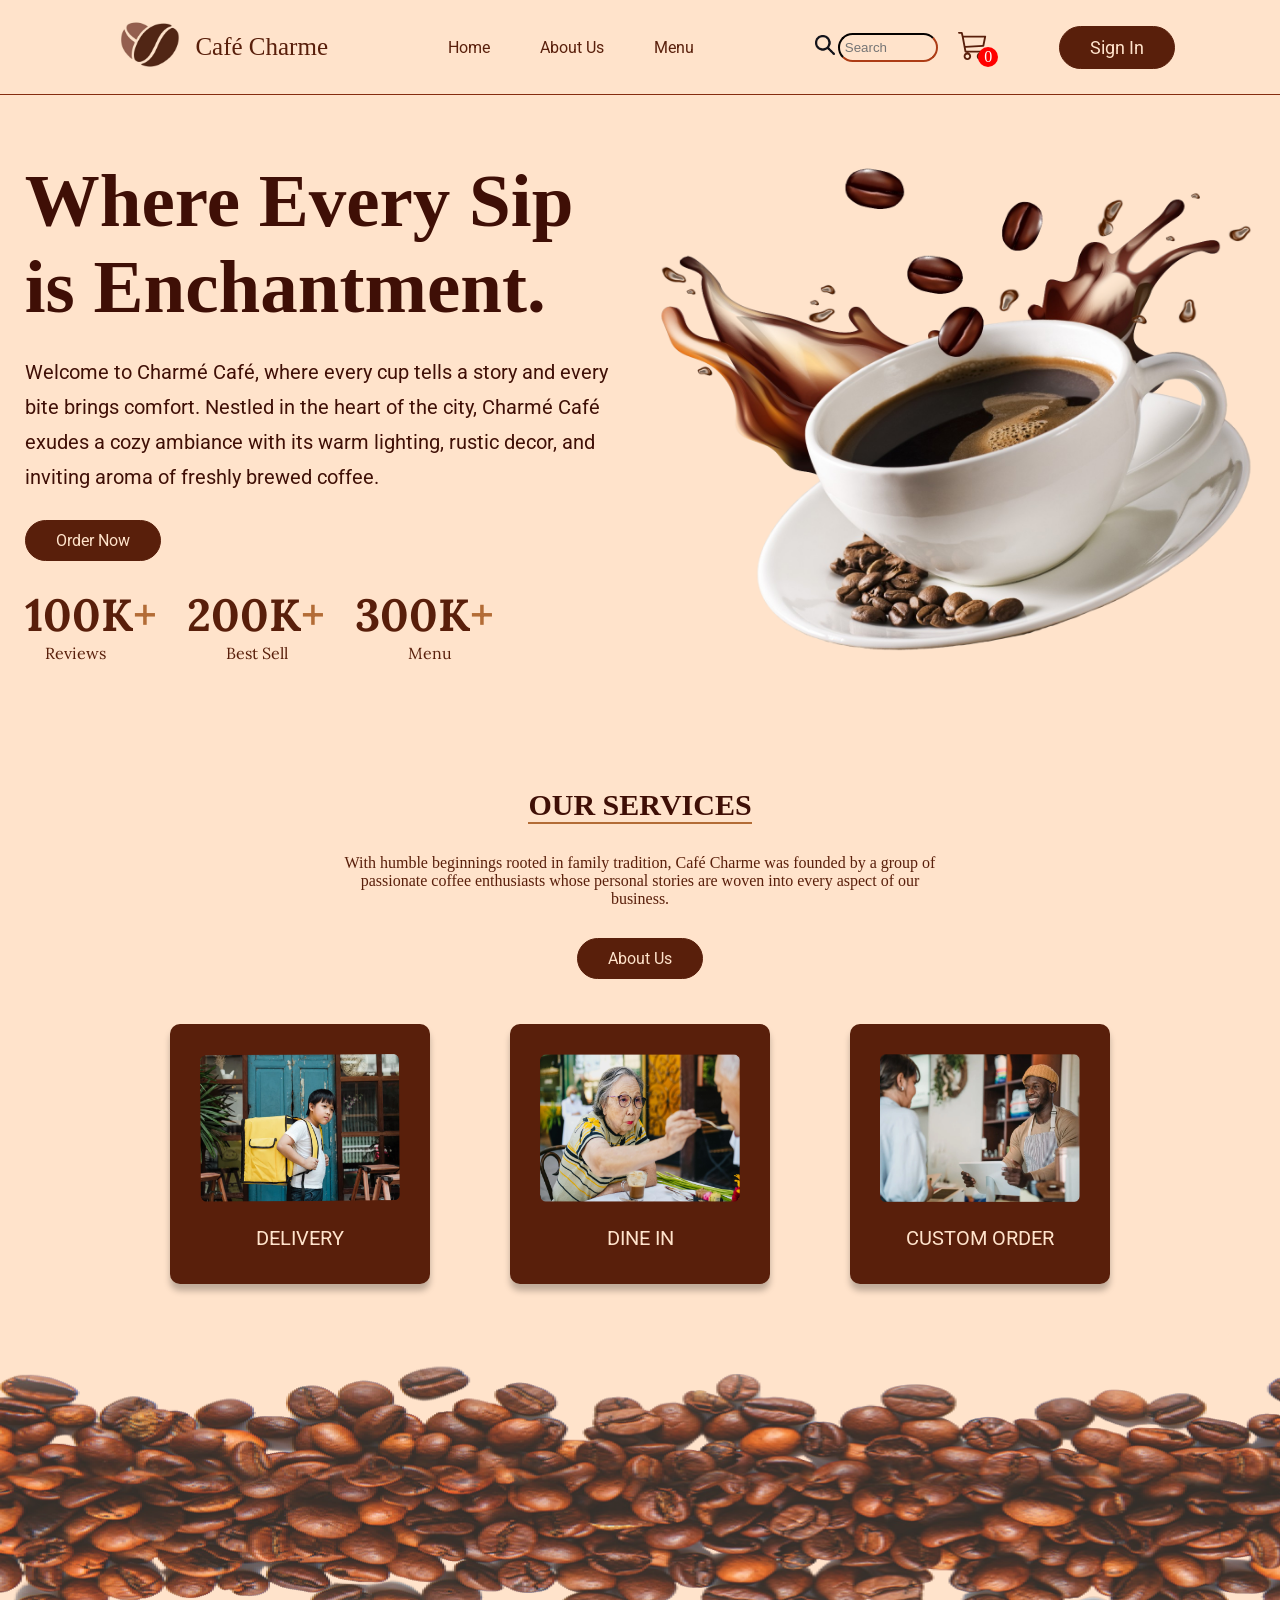
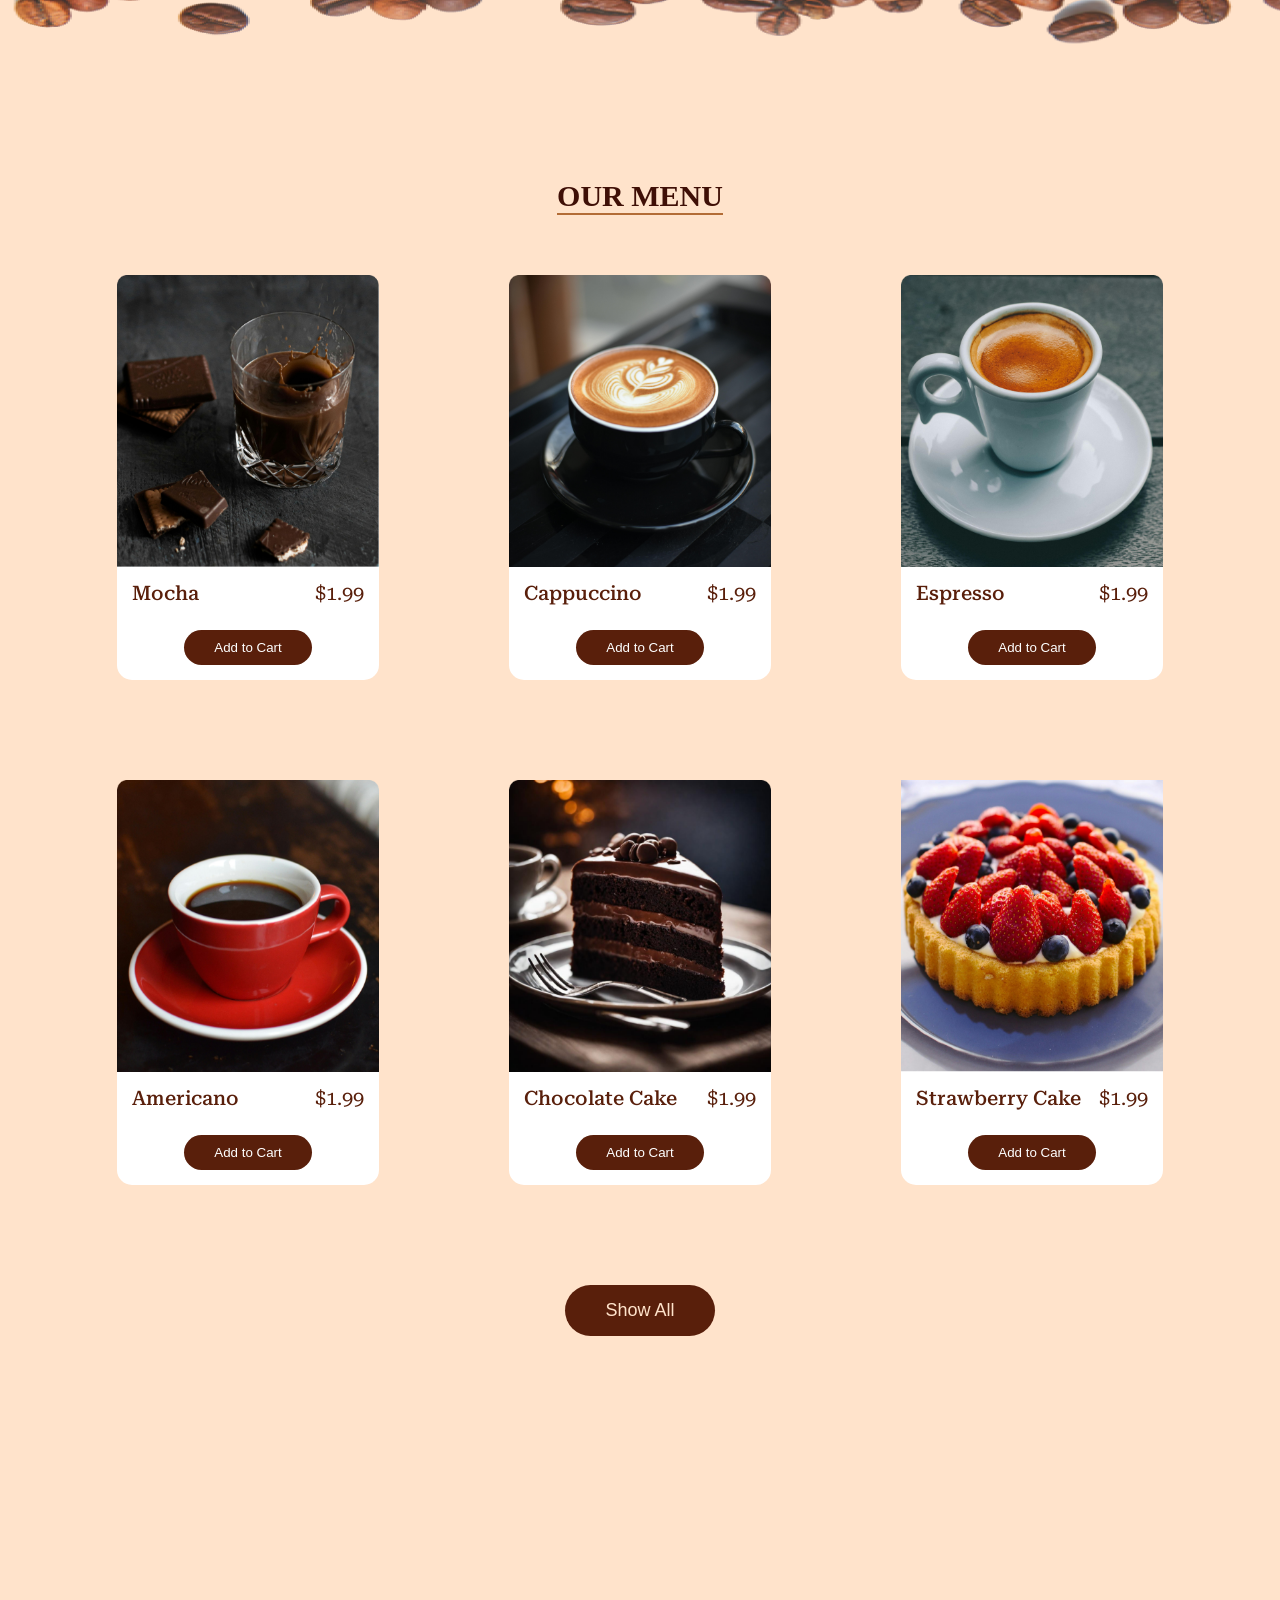
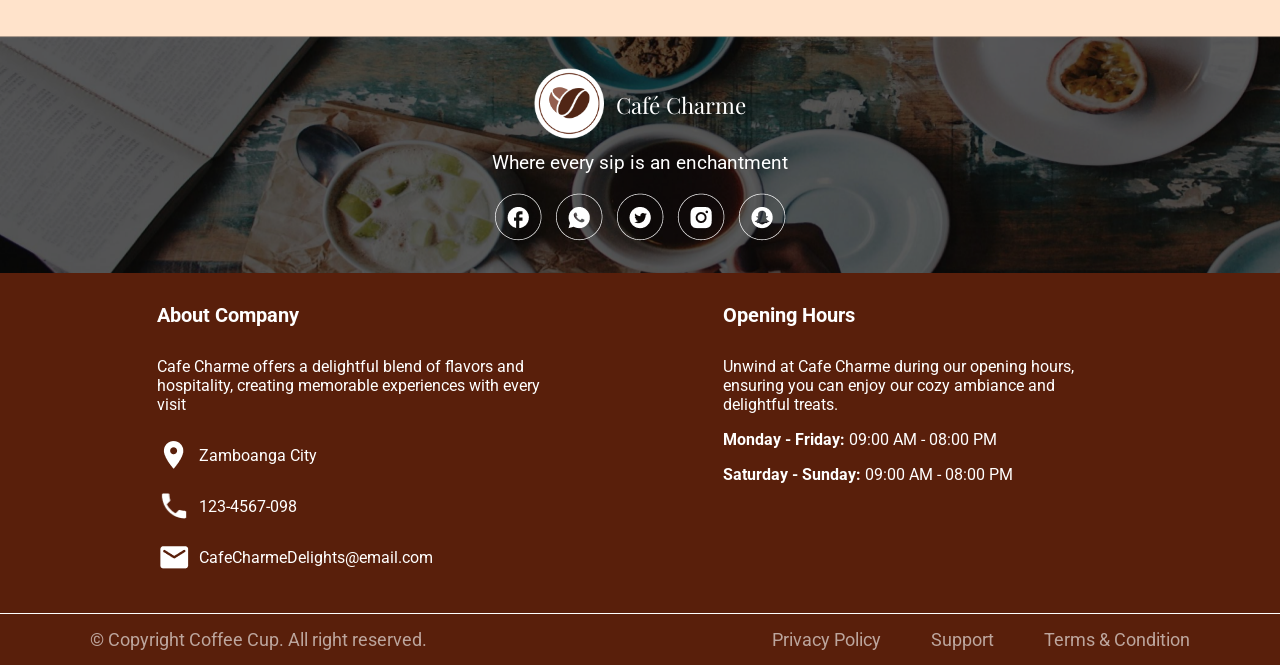
<file: index.html>
<!DOCTYPE html>
<html lang="en">

<head>
    <meta charset="UTF-8" />
    <meta name="viewport" content="width=device-width, initial-scale=1.0" />

    <title>Café Charme Final</title>

    <link rel="stylesheet" href="./navigation.css">
    <link rel="stylesheet" href="./home.css">
    <link rel="stylesheet" href="./services.css">
    <link rel="stylesheet" href="./menu.css">
    <link rel="stylesheet" href="./footer.css">

    <link rel="preconnect" href="https://fonts.googleapis.com">
    <link rel="preconnect" href="https://fonts.gstatic.com" crossorigin>
    <link
        href="https://fonts.googleapis.com/css2?family=Roboto:ital,wght@0,100;0,300;0,400;0,500;0,700;0,900;1,100;1,300;1,400;1,500;1,700;1,900&display=swap"
        rel="stylesheet">

    <link rel="preconnect" href="https://fonts.googleapis.com">
    <link rel="preconnect" href="https://fonts.gstatic.com" crossorigin>
    <link
        href="https://fonts.googleapis.com/css2?family=Lora:ital,wght@0,400..700;1,400..700&family=Playfair+Display+SC:ital,wght@0,400;0,700;0,900;1,400;1,700;1,900&display=swap"
        rel="stylesheet">

    <link rel="preconnect" href="https://fonts.googleapis.com">
    <link rel="preconnect" href="https://fonts.gstatic.com" crossorigin>
    <link href="https://fonts.googleapis.com/css2?family=Playfair+Display:ital,wght@0,400..900;1,400..900&display=swap"
        rel="stylesheet">

    <link rel="preconnect" href="https://fonts.googleapis.com">
    <link rel="preconnect" href="https://fonts.gstatic.com" crossorigin>
    <link href="https://fonts.googleapis.com/css2?family=Roboto+Serif:ital,opsz,wght@0,8..144,100..900;1,8..144,100..900&display=swap" rel="stylesheet">

    <style>
        body {
            background-color: rgb(255, 227, 203);
            padding-top: 75px;
            margin-left: 0;
            margin-right: 0;
            margin-bottom: 0;
        }

        .contents {
            margin: 5px 50px;
            border-radius: 15px;
            padding: 10px 10px;
            background-color: rgb(255, 227, 203);
            flex: 1;
        }

        .line {
            border-bottom: 1px solid rgb(89, 31, 11);
        }

        .separator
        {
            position: absolute;
            z-index: -1;
            width: 100%;
            height: 300px;
        }
        
    </style>
</head>

<body>


    <div class="contents">
        <div class="navigation">
            <div class="logo-name">
                <div class="logodiv">
                    <a href="./adminlogin.html"><img class="logo" src="./logo-removebg-preview.jpg " alt=""></a>
                </div>
                <div class="name">
                    <p><a href="">Café Charme</a></p>
                </div>
            </div>
    
            <div class="home-service-menu">
                <div class="home-nav">  
                    <a href="./index.html">Home</a>
                </div>
                <div class="service-nav">
                    <a href="./aboutUs.html">About Us</a>
                </div>
                <div class="menu-nav">
                    <a href="./browsing.html">Menu</a>
                </div>
            </div>
    
    
    
            <div class="icon-bar">
                <div class="search-icon">
                    <img class="icon" src="./Search Icon.jpg" alt="Search">
                </div>
                <div class="search-bar">
                    <input class="bar" type="search" name="" id="" placeholder="Search">
                </div>
            </div>
    
            <div class="shop-starts">
                <span class="counter">0</span>
                <img class="shop-cart" src="./cart3.svg" alt="">
            </div>
    
            <div class="log-in-button">
                <a href="./login.html"><button class="log-in">Sign In</button></a>
            </div>
        </div>

        <div class="cartTab">
            <h1>Shopping Cart</h1>
            <div class="listCart">
                <div class="item">
                    <div class="image">
                        <img src="mochaMacho 1.png" alt="">
                    </div>
                    <div class="Nname">
                        Café Mocha
                    </div>
                    <div class="totalPrice">
                        $4.00
                    </div>
                    <div class="quantity">
                        <span class="minus"><</span>
                        <span class="calculate">1</span>
                        <span class="plus">></span>
                    </div>
                </div>

            </div>
            <div class="btn">
                <button class="close">Close</button>
                <a href="./Profile.html"><button class="checkout">Check Out</button></a>
            </div>
        </div>


        <div class="home">
            <div class="left">
                <div class="heading">
                    <p class="head">Where Every Sip is Enchantment.</p>
                </div>
                <div class="head-description">
                    Welcome to Charmé Café, where every cup tells a story and every bite brings comfort. 
                    Nestled in the heart of the city, Charmé Café exudes a cozy ambiance with its warm lighting, 
                    rustic decor, and inviting aroma of freshly brewed coffee.
                </div>
                <div class="order-button">
                    <a href="./browsing.html">
                        <button class="button-order">
                            Order Now
                        </button>
                    </a>
            
                </div>
                <div class="stats">
                    <div class="numbers">
                        <div>
                            <p class="num">100K<span class="plus">+</span></p>
                        </div>
                        <div>
                            <p class="num">200K<span class="plus">+</span></p>
                        </div>
                        <div>
                            <p class="num">300K<span class="plus">+</span></p>
                        </div>
                    </div>

                    <div class="text1">
                        <div>
                            <p class="des">Reviews</p>
                        </div>
                        <div>
                            <p class="des">Best Sell</p>
                        </div>
                        <div>
                            <p class="des">Menu</p>
                        </div>
                    </div>
                </div>
            </div>
            <div class="right">
                <img class="coffee" src="./OfficialCoffee.png" alt="">
            </div>
        </div>

        <div class="services">
            <div class="serve-title">
                <div>
                    <p class="our-services">OUR SERVICES</p>
                </div>
                <div class="serve-description">
                    With humble beginnings rooted in family tradition, Café Charme was founded by a group of passionate coffee enthusiasts whose personal stories are woven into every aspect of our business.                
                </div>
                <div class="order-button1">
                    <a href="./aboutUs.html">
                    <button class="button-order1">
                        About Us
                    </button></a>
                </div>
            </div>
            
            <div class="offer">
                <div class="box">
                    <div class="serve-circle"></div>
                    <div>
                        <img class="pic-1" src="./image 4.png" alt="">
                    </div>
                        <p class="head-text">DELIVERY</p>
                        <p class="pic-description">
                            Lorem ipsum dolor sit amet consectetur adipisicing elit. quisquam suscipit incidunt? quibusdam eius id.
                        </p>
                </div>
                <div class="box">
                    <div class="serve-circle"></div>
                    <div>
                        <img class="pic-1" src="./image 5.png" alt="">
                    </div>
                        <p class="head-text">DINE IN</p>
                </div>
                <div class="box">
                    <div class="serve-circle"></div>
                    <div>
                        <img class="pic-1" src="./image 6.png" alt="">
                    </div>
                        <p class="head-text">CUSTOM ORDER</p>
                </div>
            </div>
        </div>
    </div>
        <img class="separator" src="./image 34.png" alt="">

        <div class="menu">
            <div class="serve-title">
                <div class="title">
                    <p class="our-services">OUR MENU</p>
                </div>
            </div>

            <div class="menus">
                <div class="top">
                    <div class="card-body">
                        <div class="card-pic">
                            <img class="Mocha" src="./Mocha 1.png" alt="">
                        </div>
                        <div class="card-content">
                            <div class="card-cont">
                                <div class="menu-name">
                                    Mocha
                                </div>
                                <div class="price">
                                    $1.99
                                </div>
                            </div>
                            <div class="buy-now-button">
                                <button class="buy-button" onclick="
                                    cartQuantity = cartQuantity+1;
                                    console.log(`Cart quantity: ${cartQuantity}`);
                                    ">Add to Cart</button>
                            </div>
                        </div>
                    </div>
                    <div class="card-body">
                        <div class="card-pic">
                            <img class="Mocha" src="./Cappuccino 1.png" alt="">
                        </div>
                        <div class="card-content">
                            <div class="card-cont">
                                <div class="menu-name">
                                    Cappuccino
                                </div>
                                <div class="price">
                                    $1.99
                                </div>
                            </div>
                            <div class="buy-now-button">
                                <button class="buy-button" onclick="
                                    cartQuantity = cartQuantity+1;
                                    console.log(`Cart quantity: ${cartQuantity}`);
                                    ">Add to Cart</button>
                            </div>
                        </div>
                    </div>
                    <div class="card-body">
                        <div class="card-pic">
                            <img class="Mocha" src="./Espresso 1.png" alt="">
                        </div>
                        <div class="card-content">
                            <div class="card-cont">
                                <div class="menu-name">
                                    Espresso
                                </div>
                                <div class="price">
                                    $1.99
                                </div>
                            </div>
                            <div class="buy-now-button">
                                <button class="buy-button" onclick="
                                    cartQuantity = cartQuantity+1;
                                    console.log(`Cart quantity: ${cartQuantity}`);
                                    ">Add to Cart</button>
                            </div>
                        </div>
                    </div>
                </div>

                <div class="bottom">
                    <div class="card-body">
                        <div class="card-pic">
                            <img class="Mocha" src="./Americano 2.png" alt="">
                        </div>
                        <div class="card-content">
                            <div class="card-cont">
                                <div class="menu-name">
                                    Americano
                                </div>
                                <div class="price">
                                    $1.99
                                </div>
                            </div>
                            <div class="buy-now-button">
                                <button class="buy-button" onclick="
                                    cartQuantity = cartQuantity+1;
                                    console.log(`Cart quantity: ${cartQuantity}`);
                                    ">Add to Cart</button>
                            </div>
                        </div>
                    </div>
                    <div class="card-body">
                        <div class="card-pic">
                            <img class="Mocha" src="./Chocolate Cake 1.png" alt="">
                        </div>
                        <div class="card-content">
                            <div class="card-cont">
                                <div class="menu-name">
                                    Chocolate Cake
                                </div>
                                <div class="price">
                                    $1.99
                                </div>
                            </div>
                            <div class="buy-now-button">
                                <button class="buy-button" onclick="
                                    cartQuantity = cartQuantity+1;
                                    console.log(`Cart quantity: ${cartQuantity}`);
                                    ">Add to Cart</button>
                            </div>
                        </div>
                    </div>
                    <div class="card-body">
                        <div class="card-pic">
                            <img class="Mocha" src="./Strawberry Cake 1.png" alt="">
                        </div>
                        <div class="card-content">
                            <div class="card-cont">
                                <div class="menu-name">
                                    Strawberry Cake
                                </div>
                                <div class="price">
                                    $1.99
                                </div>
                            </div>
                            <div class="buy-now-button">
                                <button class="buy-button" onclick="
                                    cartQuantity = cartQuantity+1;
                                    console.log(`Cart quantity: ${cartQuantity}`);
                                    ">Add to Cart</button>
                            </div>
                        </div>
                    </div>
                </div>
                
                <div class="browsing-button">
                    <a href="./browsing.html"><button  class="To-Browsing">Show All</button></a>
                </div>

            </div>
        </div>

<script type="text/javascript">
    alert("Click the Brand Logo to access Admin side");
</script>
<script src="./app.js">
    
</script>

</body>

<footer>
    <div class="footer-top">
        <div class="footer-logo">
            <div>
                <img class="footer-brand-logo" src="./Group 29.png" alt="">
            </div>
            <p class="footer-brand-name">Café Charme</p>
        </div>
        <div>
            <p class="footer-text">Where every sip is an enchantment</p>
        </div>
        <div class="footer-platforms">
            <img class="footer-frame" src="./Frame 36.png" alt="">
        </div>
    </div>

    <div class="footer-bottom">
        <div class="footer-bottom-left">
            <p class="footer-bottom-text">
                About Company
            </p>
            <p class="about-company">
                Cafe Charme offers a delightful blend of flavors and hospitality, creating memorable experiences with every visit
            </p>
            <div class="other-infos">
                <img src="./mdi_location.png" alt="">
                <p>Zamboanga City</p>
            </div>
            <div class="other-infos">
                <img src="mdi_call.png" alt="">
                <p>123-4567-098</p>
            </div>
            <div class="other-infos">
                <img src="./ic_round-email.png" alt="">
                <p>CafeCharmeDelights@email.com</p>
            </div>
        </div>
        <div class="footer-bottom-right">
            <p class="footer-bottom-text">
                Opening Hours
            </p>
            <p class="about-company">
                Unwind at Cafe Charme during our opening hours, ensuring you can enjoy our cozy ambiance and delightful treats.
            </p>
            <p>
                <p><span class="bolded">Monday - Friday: </span> 09:00 AM - 08:00 PM</p>
            </p>
            <p>
                <p><span class="bolded">Saturday - Sunday: </span> 09:00 AM - 08:00 PM</p>
            </p>
        </div>
    </div>

    <div class="foot-footer">
        <div>
            © Copyright Coffee Cup. All right reserved.
        </div>

        <div class="foot-footer-trio">
            <div>Privacy Policy</div>
            <div>Support</div>
            <div>Terms & Condition</div>
        </div>
    </div>
</footer>

</html>
</file>
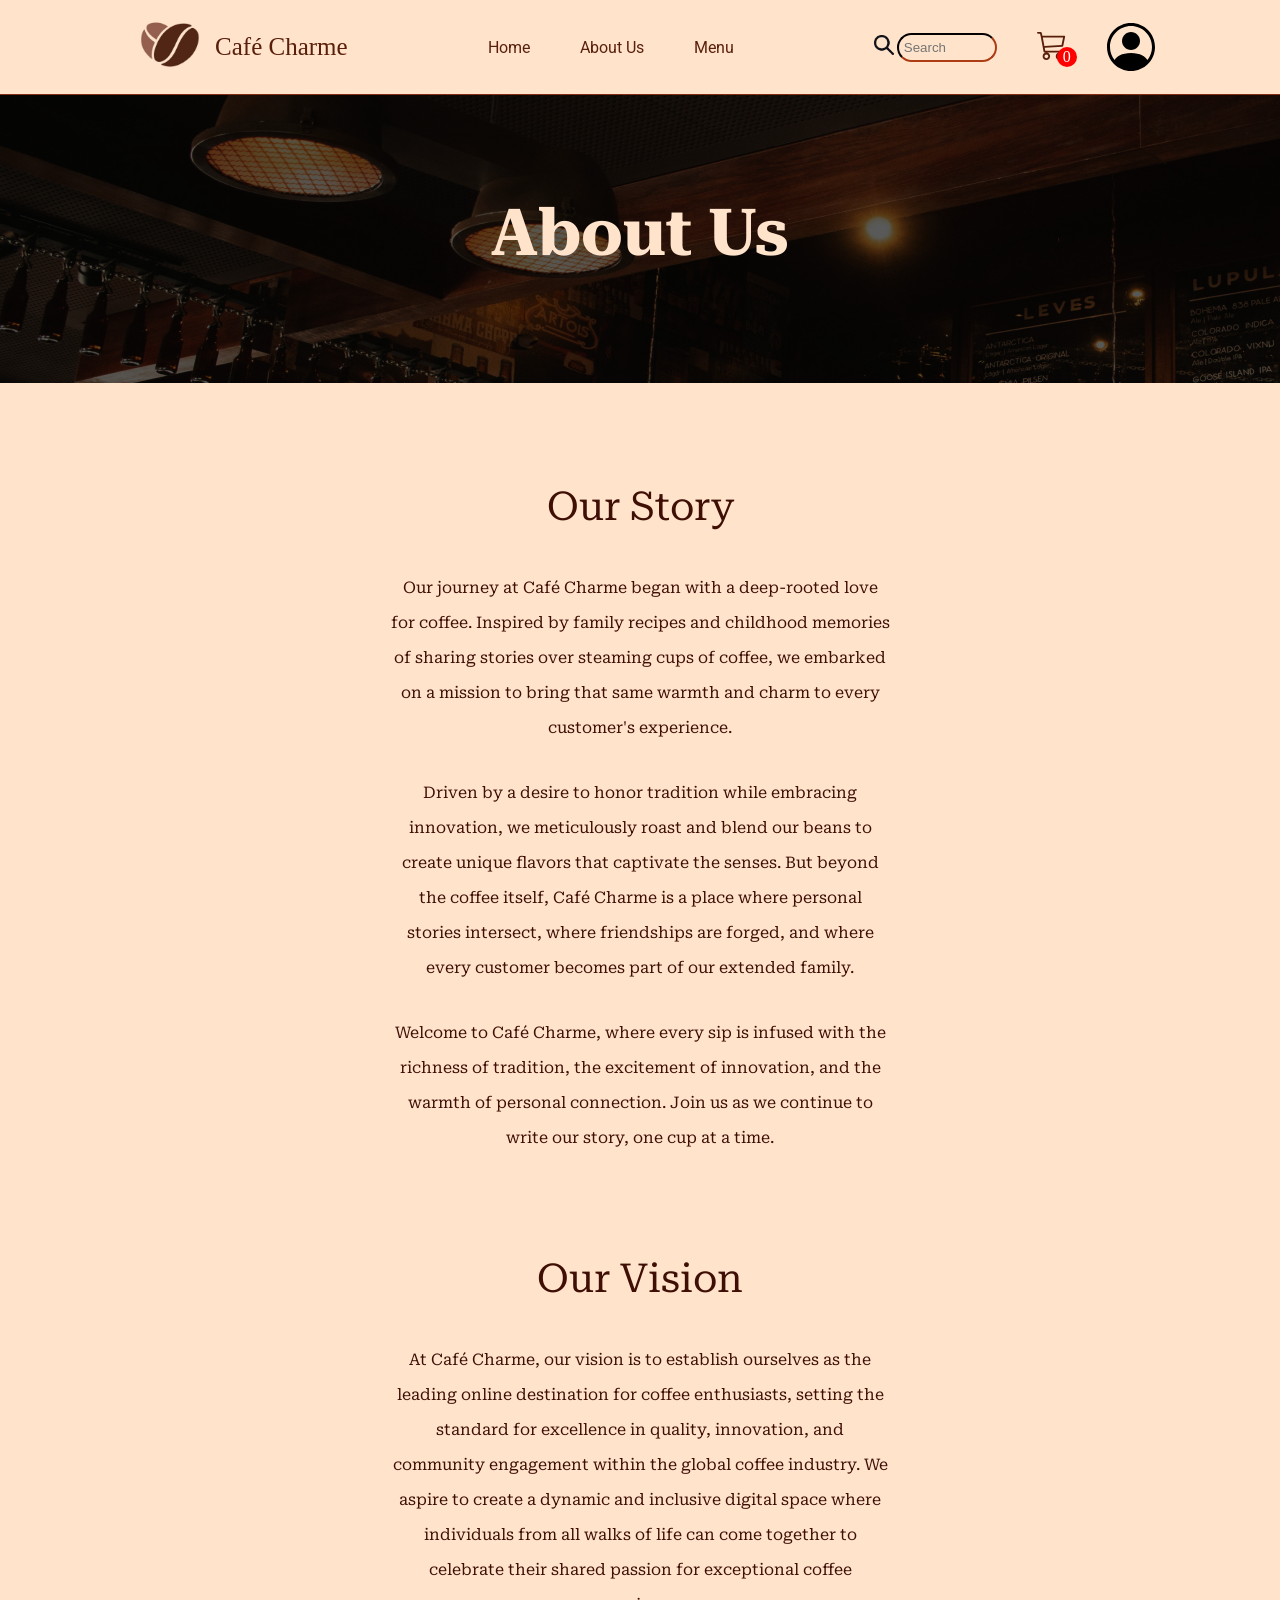
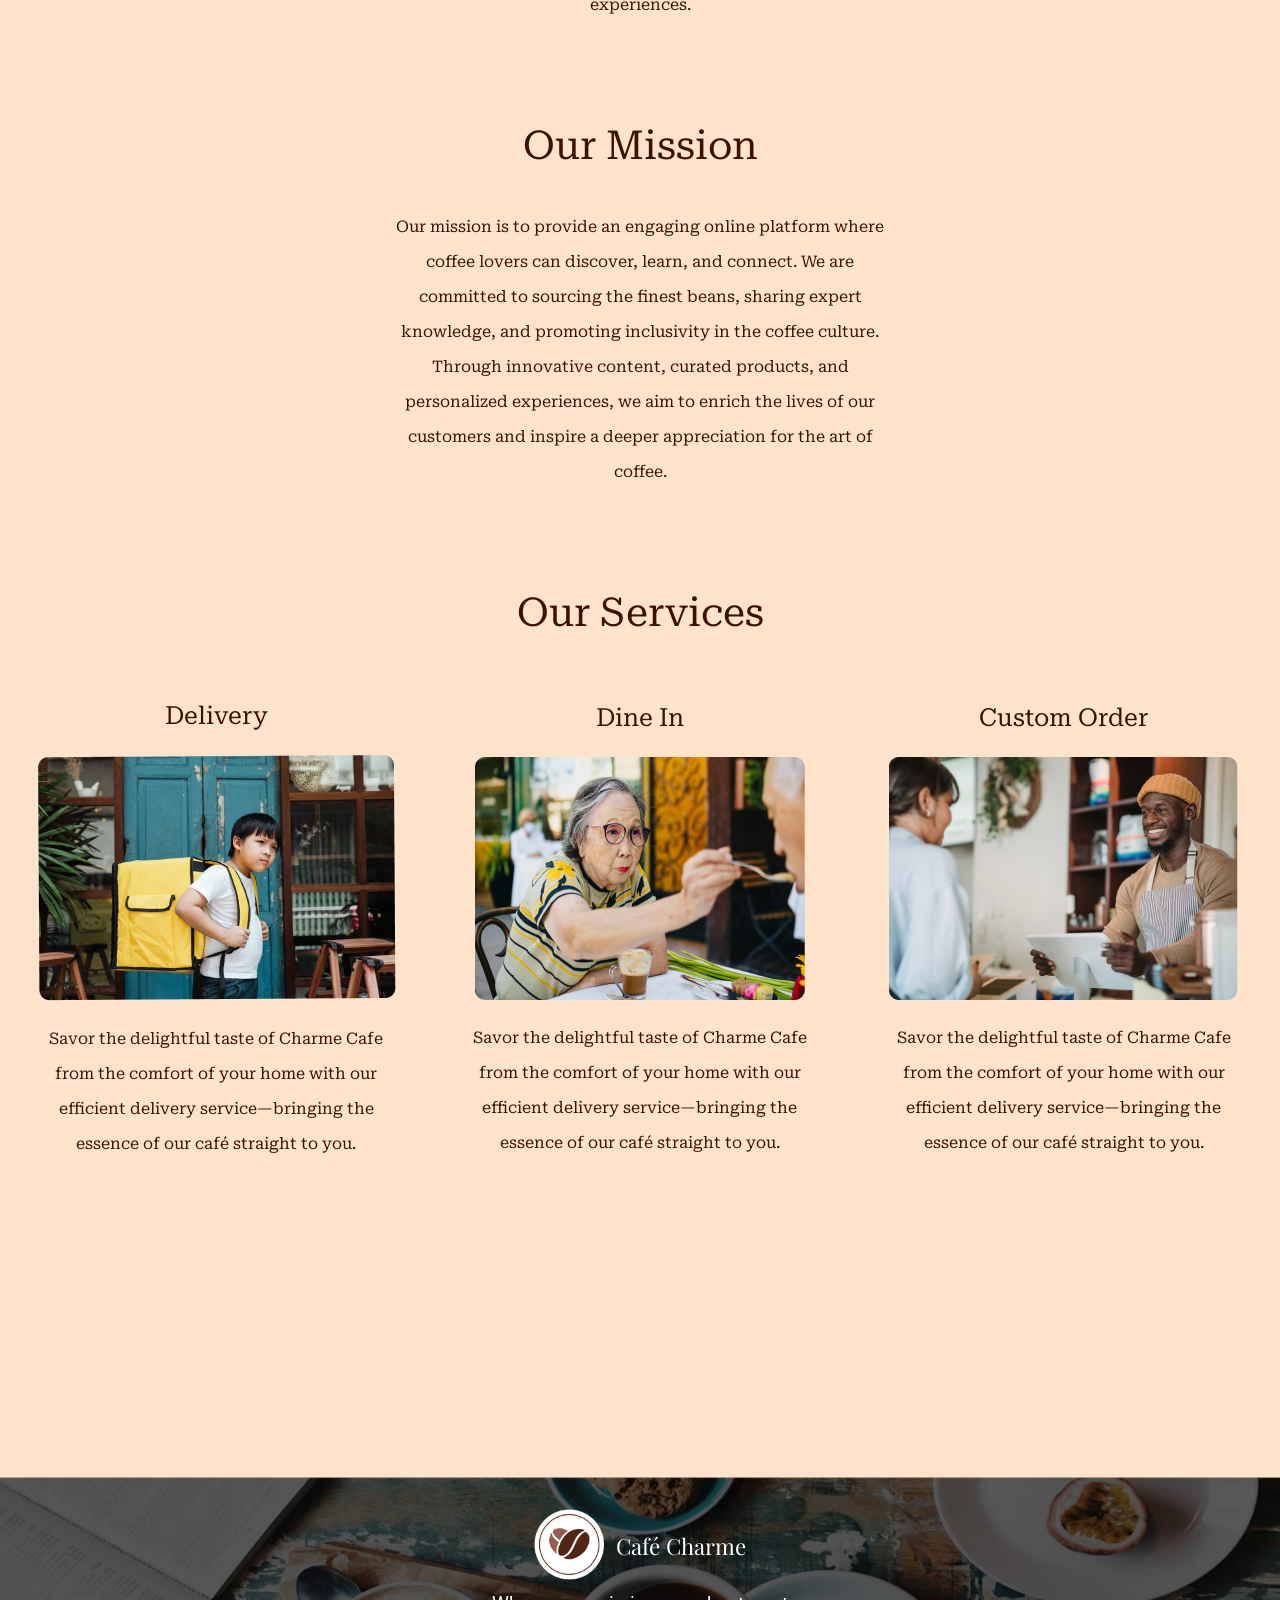
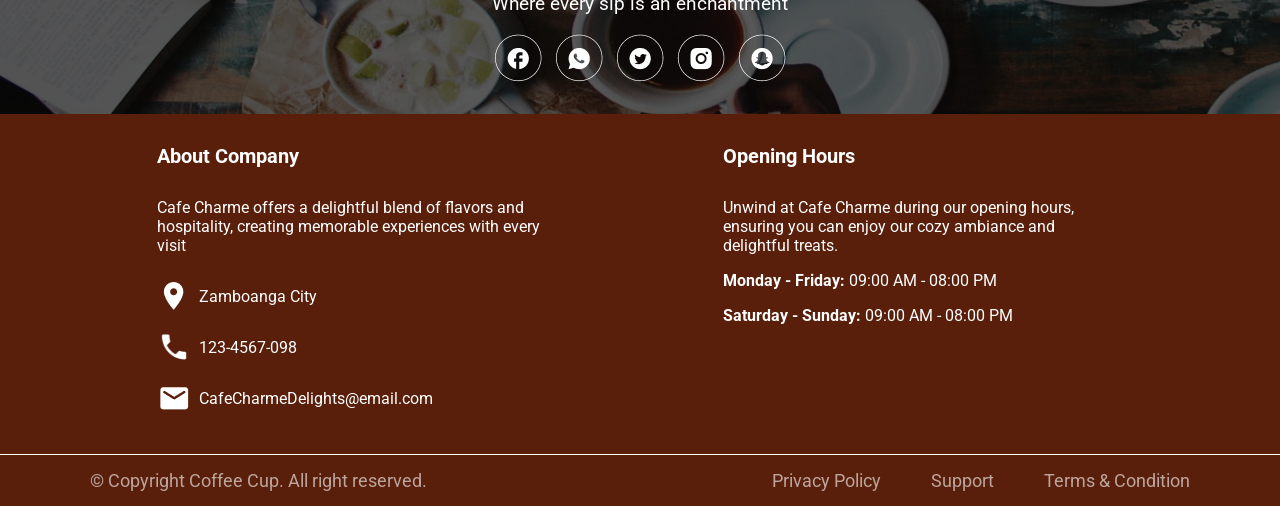
<file: aboutUs copy.html>
<!DOCTYPE html>
<html lang="en">
<head>
    <meta charset="UTF-8">
    <meta name="viewport" content="width=device-width, initial-scale=1.0">
    <title>About Us</title>

    <link rel="stylesheet" href="./navigation.css">
    <link rel="stylesheet" href="./footer.css">
    <link rel="stylesheet" href="./aboutUs.css">
    <link rel="stylesheet" href="./browsing.css">

    <link rel="preconnect" href="https://fonts.googleapis.com">
    <link rel="preconnect" href="https://fonts.gstatic.com" crossorigin>
    <link
        href="https://fonts.googleapis.com/css2?family=Roboto:ital,wght@0,100;0,300;0,400;0,500;0,700;0,900;1,100;1,300;1,400;1,500;1,700;1,900&display=swap"
        rel="stylesheet">

    <link rel="preconnect" href="https://fonts.googleapis.com">
    <link rel="preconnect" href="https://fonts.gstatic.com" crossorigin>
    <link
        href="https://fonts.googleapis.com/css2?family=Lora:ital,wght@0,400..700;1,400..700&family=Playfair+Display+SC:ital,wght@0,400;0,700;0,900;1,400;1,700;1,900&display=swap"
        rel="stylesheet">

    <link rel="preconnect" href="https://fonts.googleapis.com">
    <link rel="preconnect" href="https://fonts.gstatic.com" crossorigin>
    <link href="https://fonts.googleapis.com/css2?family=Playfair+Display:ital,wght@0,400..900;1,400..900&display=swap"
        rel="stylesheet">

    <link rel="preconnect" href="https://fonts.googleapis.com">
    <link rel="preconnect" href="https://fonts.gstatic.com" crossorigin>
    <link href="https://fonts.googleapis.com/css2?family=Roboto+Serif:ital,opsz,wght@0,8..144,100..900;1,8..144,100..900&display=swap" rel="stylesheet">

    <style>
        body 
        {
            background-color: rgb(255, 227, 203);
            padding-top: 75px;
            margin-left: 0;
            margin-right: 0;
            margin-bottom: 0;
        }

        .contents {
            margin: 5px 50px;
            border-radius: 15px;
            padding: 10px 10px;
            background-color: rgb(255, 227, 203);
            flex: 1;
        }

        .line {
            border-bottom: 1px solid rgb(89, 31, 11);
        }

        .separator
        {
            position: absolute;
            z-index: -1;
            width: 100%;
            height: 300px;
        }
    </style>
</head>
<body>
    <div class="navigation">
        <div class="logo-name">
            <div class="logodiv">
                <a href="./adminlogin.html"><img class="logo" src="./logo-removebg-preview.jpg " alt=""></a>
            </div>
            <div class="name">
                <p><a href="">Café Charme</a></p>
            </div>
        </div>

        <div class="home-service-menu">
            <div class="home-nav">  
                <a href="./index copy.html">Home</a>
            </div>
            <div class="service-nav">
                <a href="./aboutUs copy.html">About Us</a>
            </div>
            <div class="menu-nav">
                <a href="./browsing copy.html">Menu</a>
            </div>
        </div>



        <div class="icon-bar">
            <div class="search-icon">
                <img class="icon" src="./Search Icon.jpg" alt="Search">
            </div>
            <div class="search-bar">
                <input class="bar" type="search" name="" id="" placeholder="Search">
            </div>
        </div>

        <div class="shop-starts">
            <span class="counter">0</span>
            <img class="shop-cart" src="./cart3.svg" alt="">
        </div>

        <div class="profile">
            <a href="./tracking.html"><img class="picc" src="./person-circle.svg" alt=""></a>
        </div>
    </div>

    <div class="About-Us">
        <div class="text"><p>About Us</p></div>
    </div>


    
    <p class="Our-Story">Our Story</p>
        
    <div class="cartTab">
        <h1>Shopping Cart</h1>
        <div class="listCart">
            <div class="item">
                <div class="image">
                    <img src="mochaMacho 1.png" alt="">
                </div>
                <div class="Nname">
                    Café Mocha
                </div>
                <div class="totalPrice">
                    $4.00
                </div>
                <div class="quantity">
                    <span class="minus"><</span>
                    <span class="calculate">1</span>
                    <span class="plus">></span>
                </div>
            </div>
            <div class="item1">
                <div class="image">
                    <img class="image" src="./Chocolate Cake 11.png" alt="">
                </div>
                <div class="Nname">
                    Chocolate Cake
                </div>
                <div class="totalPrice">
                    $4.75
                </div>
                <div class="quantity">
                    <span class="minus"><</span>
                    <span class="calculate">1</span>
                    <span class="plus">></span>
                </div>
                <div class="price-computed">
                    <p class="totalPrice">Total: $8.75</p>
                </div>
            </div>
            


        </div>
        <div class="btn">
            <button class="close">Close</button>
            <a href="./Profile.html"><button class="checkout">Check Out</button></a>
        </div>
    </div>


    <div class="Our-Story-Content">
        <div class="text-content">
            <p>Our journey at Café Charme began with a deep-rooted love for coffee. Inspired by family recipes and childhood memories of sharing stories over steaming cups of coffee, we embarked on a mission to bring that same warmth and charm to every customer's experience.</p>
        </div>
        <div class="text-content">
            <p>Driven by a desire to honor tradition while embracing innovation, we meticulously roast and blend our beans to create unique flavors that captivate the senses. But beyond the coffee itself, Café Charme is a place where personal stories intersect, where friendships are forged, and where every customer becomes part of our extended family.</p>
        </div>
        <div class="text-content">
            <p>Welcome to Café Charme, where every sip is infused with the richness of tradition, the excitement of innovation, and the warmth of personal connection. Join us as we continue to write our story, one cup at a time.</p>
        </div>
    </div>

    <p class="Our-Story">Our Vision</p>
        
    <div class="Our-Story-Content">
        <div class="text-content">
            <p>At Café Charme, our vision is to establish ourselves as the leading online destination for coffee enthusiasts, setting the standard for excellence in quality, innovation, and community engagement within the global coffee industry. We aspire to create a dynamic and inclusive digital space where individuals from all walks of life can come together to celebrate their shared passion for exceptional coffee experiences.</p>
        </div>

    </div>

    <p class="Our-Story">Our Mission</p>

    <div class="Our-Story-Content">
        <div class="text-content">
            <p>Our mission is to provide an engaging online platform where coffee lovers can discover, learn, and connect. We are committed to sourcing the finest beans, sharing expert knowledge, and promoting inclusivity in the coffee culture. Through innovative content, curated products, and personalized experiences, we aim to enrich the lives of our customers and inspire a deeper appreciation for the art of coffee.
            </p>
        </div>

    </div>

    <p class="Our-Story">Our Services</p>
    <div class="services-content">
        <div class="three-pics">
            <div><p class="head3">Delivery</p></div>
            <div><img src="./image 444.png" alt=""></div>
            <div><p class="text-content">Savor the delightful taste of Charme Cafe from the comfort of your home with our efficient delivery service—bringing the essence of our café straight to you.</p></div>
        </div>

        <div class="three-pics">
            <div><p class="head3">Dine In</p></div>
            <div><img src="./pexels-rdne-stock-project-5637706 1.png" alt=""></div>
            <div><p class="text-content">Savor the delightful taste of Charme Cafe from the comfort of your home with our efficient delivery service—bringing the essence of our café straight to you.</p></div>
        </div>

        <div class="three-pics">
            <div><p class="head3">Custom Order</p></div>
            <div><img src="./image 55.png" alt=""></div>
            <div><p class="text-content">Savor the delightful taste of Charme Cafe from the comfort of your home with our efficient delivery service—bringing the essence of our café straight to you.</p></div>
        </div>
    </div>
    

    <footer>
        <div class="footer-top">
            <div class="footer-logo">
                <div>
                    <img class="footer-brand-logo" src="./Group 29.png" alt="">
                </div>
                <p class="footer-brand-name">Café Charme</p>
            </div>
            <div>
                <p class="footer-text">Where every sip is an enchantment</p>
            </div>
            <div class="footer-platforms">
                <img class="footer-frame" src="./Frame 36.png" alt="">
            </div>
        </div>
    
        <div class="footer-bottom">
            <div class="footer-bottom-left">
                <p class="footer-bottom-text">
                    About Company
                </p>
                <p class="about-company">
                    Cafe Charme offers a delightful blend of flavors and hospitality, creating memorable experiences with every visit
                </p>
                <div class="other-infos">
                    <img src="./mdi_location.png" alt="">
                    <p>Zamboanga City</p>
                </div>
                <div class="other-infos">
                    <img src="mdi_call.png" alt="">
                    <p>123-4567-098</p>
                </div>
                <div class="other-infos">
                    <img src="./ic_round-email.png" alt="">
                    <p>CafeCharmeDelights@email.com</p>
                </div>
            </div>
            <div class="footer-bottom-right">
                <p class="footer-bottom-text">
                    Opening Hours
                </p>
                <p class="about-company">
                    Unwind at Cafe Charme during our opening hours, ensuring you can enjoy our cozy ambiance and delightful treats.
                </p>
                <p>
                    <p><span class="bolded">Monday - Friday: </span> 09:00 AM - 08:00 PM</p>
                </p>
                <p>
                    <p><span class="bolded">Saturday - Sunday: </span> 09:00 AM - 08:00 PM</p>
                </p>
            </div>
        </div>
    
        <div class="foot-footer">
            <div>
                © Copyright Coffee Cup. All right reserved.
            </div>
    
            <div class="foot-footer-trio">
                <div>Privacy Policy</div>
                <div>Support</div>
                <div>Terms & Condition</div>
            </div>
        </div>
    </footer>


    <script src="app.js">
    </script>
</body>
</html>
</file>
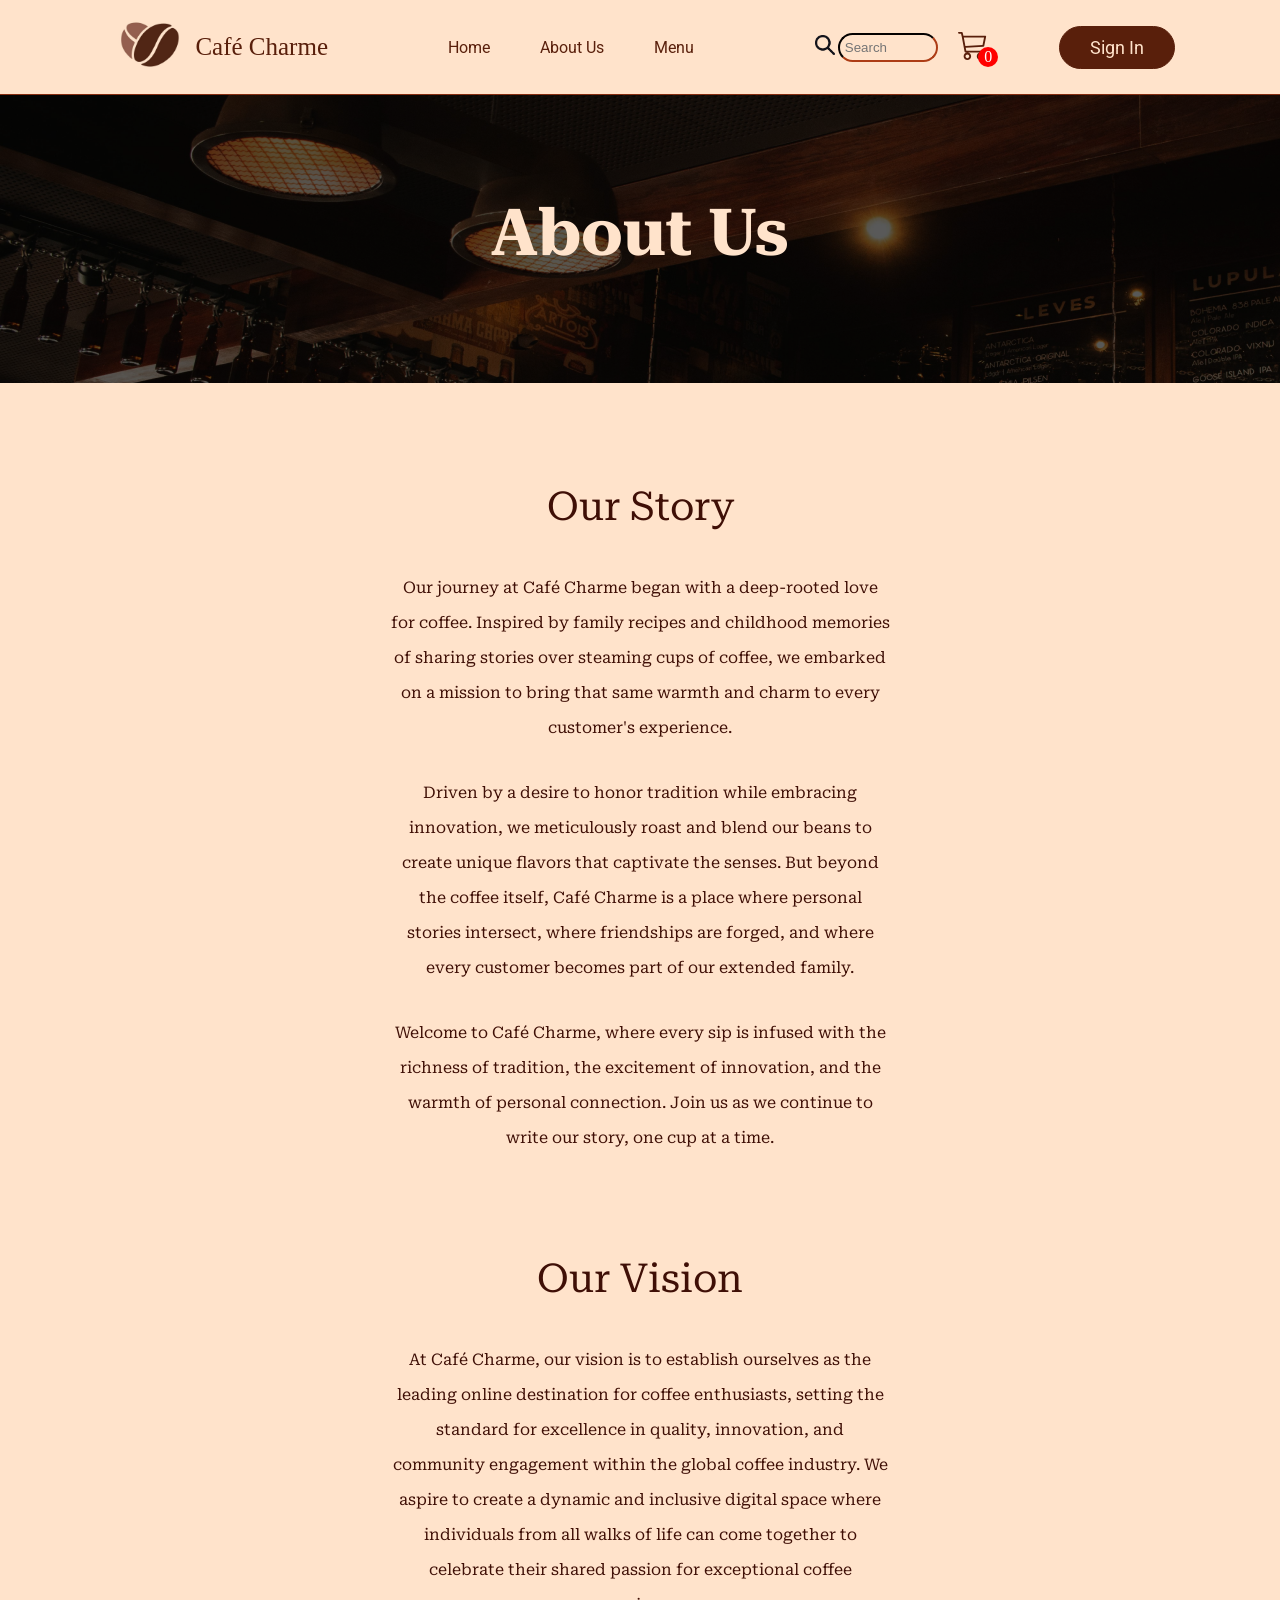
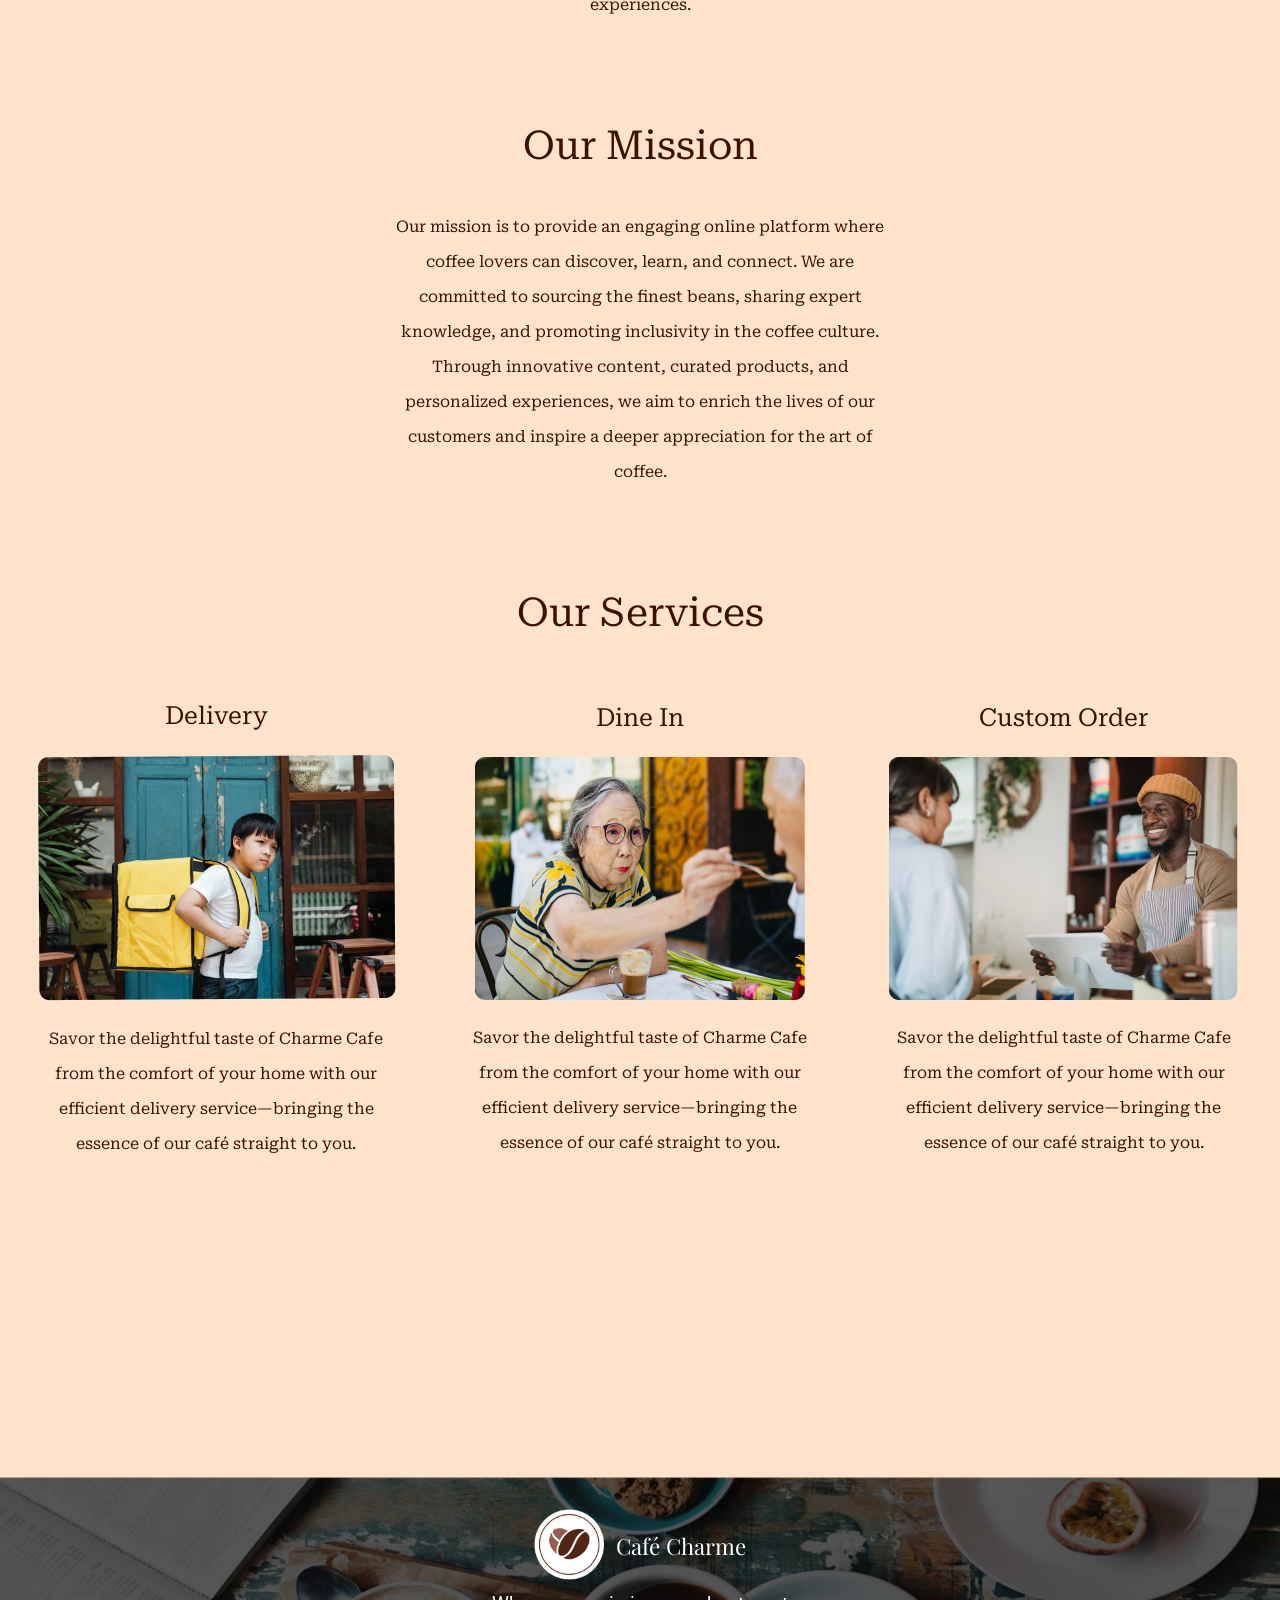
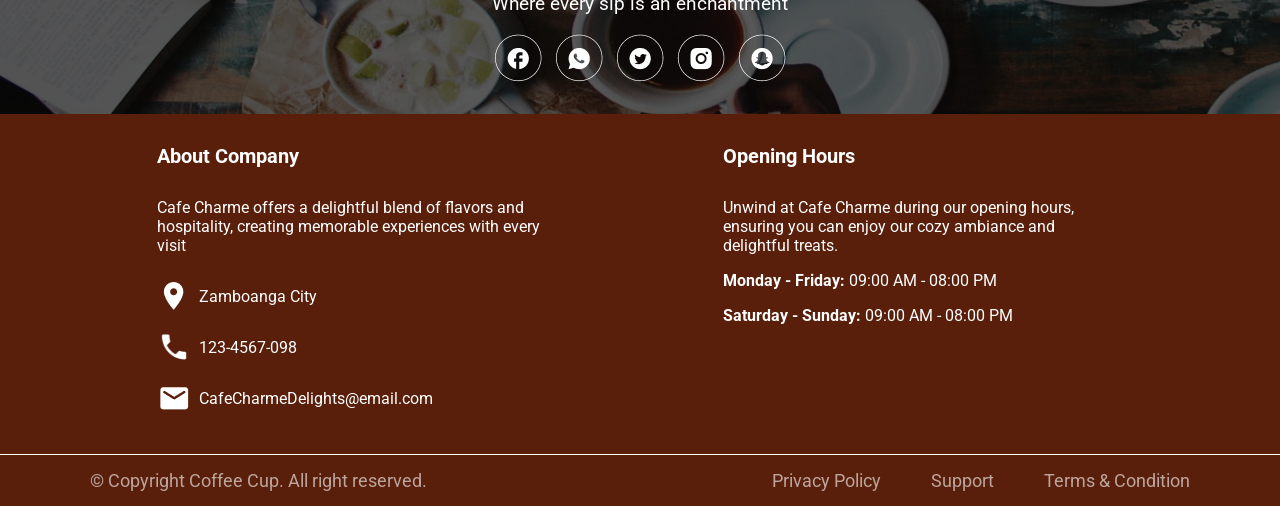
<file: aboutUs.html>
<!DOCTYPE html>
<html lang="en">
<head>
    <meta charset="UTF-8">
    <meta name="viewport" content="width=device-width, initial-scale=1.0">
    <title>About Us</title>

    <link rel="stylesheet" href="./navigation.css">
    <link rel="stylesheet" href="./footer.css">
    <link rel="stylesheet" href="./aboutUs.css">

    <link rel="preconnect" href="https://fonts.googleapis.com">
    <link rel="preconnect" href="https://fonts.gstatic.com" crossorigin>
    <link
        href="https://fonts.googleapis.com/css2?family=Roboto:ital,wght@0,100;0,300;0,400;0,500;0,700;0,900;1,100;1,300;1,400;1,500;1,700;1,900&display=swap"
        rel="stylesheet">

    <link rel="preconnect" href="https://fonts.googleapis.com">
    <link rel="preconnect" href="https://fonts.gstatic.com" crossorigin>
    <link
        href="https://fonts.googleapis.com/css2?family=Lora:ital,wght@0,400..700;1,400..700&family=Playfair+Display+SC:ital,wght@0,400;0,700;0,900;1,400;1,700;1,900&display=swap"
        rel="stylesheet">

    <link rel="preconnect" href="https://fonts.googleapis.com">
    <link rel="preconnect" href="https://fonts.gstatic.com" crossorigin>
    <link href="https://fonts.googleapis.com/css2?family=Playfair+Display:ital,wght@0,400..900;1,400..900&display=swap"
        rel="stylesheet">

    <link rel="preconnect" href="https://fonts.googleapis.com">
    <link rel="preconnect" href="https://fonts.gstatic.com" crossorigin>
    <link href="https://fonts.googleapis.com/css2?family=Roboto+Serif:ital,opsz,wght@0,8..144,100..900;1,8..144,100..900&display=swap" rel="stylesheet">

    <style>
        body 
        {
            background-color: rgb(255, 227, 203);
            padding-top: 75px;
            margin-left: 0;
            margin-right: 0;
            margin-bottom: 0;
        }

        .contents {
            margin: 5px 50px;
            border-radius: 15px;
            padding: 10px 10px;
            background-color: rgb(255, 227, 203);
            flex: 1;
        }

        .line {
            border-bottom: 1px solid rgb(89, 31, 11);
        }

        .separator
        {
            position: absolute;
            z-index: -1;
            width: 100%;
            height: 300px;
        }
    </style>
</head>
<body>
    <div class="navigation">
        <div class="logo-name">
            <div class="logodiv">
                <a href="./adminlogin.html"><img class="logo" src="./logo-removebg-preview.jpg " alt=""></a>
            </div>
            <div class="name">
                <p><a href="">Café Charme</a></p>
            </div>
        </div>

        <div class="home-service-menu">
            <div class="home-nav">  
                <a href="./index.html">Home</a>
            </div>
            <div class="service-nav">
                <a href="./aboutUs.html">About Us</a>
            </div>
            <div class="menu-nav">
                <a href="./browsing.html">Menu</a>
            </div>
        </div>

        <div class="icon-bar">
            <div class="search-icon">
                <img class="icon" src="./Search Icon.jpg" alt="Search">
            </div>
            <div class="search-bar">
                <input class="bar" type="search" name="" id="" placeholder="Search">
            </div>
        </div>

        <div class="shop-starts">
            <span class="counter">0</span>
            <img class="shop-cart" src="./cart3.svg" alt="">
        </div>

        <div class="log-in-button">
            <a href="./login.html"><button class="log-in">Sign In</button></a>
        </div>
    </div>

    <div class="About-Us">
        <div class="text"><p>About Us</p></div>
    </div>


    
    <p class="Our-Story">Our Story</p>
        
    <div class="cartTab">
        <h1>Shopping Cart</h1>
        <div class="listCart">
            <div class="item">
                <div class="image">
                    <img src="mochaMacho 1.png" alt="">
                </div>
                <div class="Nname">
                    Café Mocha
                </div>
                <div class="totalPrice">
                    $4.00
                </div>
                <div class="quantity">
                    <span class="minus"><</span>
                    <span class="calculate">1</span>
                    <span class="plus">></span>
                </div>
            </div>

        </div>
        <div class="btn">
            <button class="close">Close</button>
                <a href="./Profile.html"><button class="checkout">Check Out</button></a>
        </div>
    </div>


    <div class="Our-Story-Content">
        <div class="text-content">
            <p>Our journey at Café Charme began with a deep-rooted love for coffee. Inspired by family recipes and childhood memories of sharing stories over steaming cups of coffee, we embarked on a mission to bring that same warmth and charm to every customer's experience.</p>
        </div>
        <div class="text-content">
            <p>Driven by a desire to honor tradition while embracing innovation, we meticulously roast and blend our beans to create unique flavors that captivate the senses. But beyond the coffee itself, Café Charme is a place where personal stories intersect, where friendships are forged, and where every customer becomes part of our extended family.</p>
        </div>
        <div class="text-content">
            <p>Welcome to Café Charme, where every sip is infused with the richness of tradition, the excitement of innovation, and the warmth of personal connection. Join us as we continue to write our story, one cup at a time.</p>
        </div>
    </div>

    <p class="Our-Story">Our Vision</p>
        
    <div class="Our-Story-Content">
        <div class="text-content">
            <p>At Café Charme, our vision is to establish ourselves as the leading online destination for coffee enthusiasts, setting the standard for excellence in quality, innovation, and community engagement within the global coffee industry. We aspire to create a dynamic and inclusive digital space where individuals from all walks of life can come together to celebrate their shared passion for exceptional coffee experiences.</p>
        </div>

    </div>

    <p class="Our-Story">Our Mission</p>

    <div class="Our-Story-Content">
        <div class="text-content">
            <p>Our mission is to provide an engaging online platform where coffee lovers can discover, learn, and connect. We are committed to sourcing the finest beans, sharing expert knowledge, and promoting inclusivity in the coffee culture. Through innovative content, curated products, and personalized experiences, we aim to enrich the lives of our customers and inspire a deeper appreciation for the art of coffee.
            </p>
        </div>

    </div>

    <p class="Our-Story">Our Services</p>
    <div class="services-content">
        <div class="three-pics">
            <div><p class="head3">Delivery</p></div>
            <div><img src="./image 444.png" alt=""></div>
            <div><p class="text-content">Savor the delightful taste of Charme Cafe from the comfort of your home with our efficient delivery service—bringing the essence of our café straight to you.</p></div>
        </div>

        <div class="three-pics">
            <div><p class="head3">Dine In</p></div>
            <div><img src="./pexels-rdne-stock-project-5637706 1.png" alt=""></div>
            <div><p class="text-content">Savor the delightful taste of Charme Cafe from the comfort of your home with our efficient delivery service—bringing the essence of our café straight to you.</p></div>
        </div>

        <div class="three-pics">
            <div><p class="head3">Custom Order</p></div>
            <div><img src="./image 55.png" alt=""></div>
            <div><p class="text-content">Savor the delightful taste of Charme Cafe from the comfort of your home with our efficient delivery service—bringing the essence of our café straight to you.</p></div>
        </div>
    </div>
    

    <footer>
        <div class="footer-top">
            <div class="footer-logo">
                <div>
                    <img class="footer-brand-logo" src="./Group 29.png" alt="">
                </div>
                <p class="footer-brand-name">Café Charme</p>
            </div>
            <div>
                <p class="footer-text">Where every sip is an enchantment</p>
            </div>
            <div class="footer-platforms">
                <img class="footer-frame" src="./Frame 36.png" alt="">
            </div>
        </div>
    
        <div class="footer-bottom">
            <div class="footer-bottom-left">
                <p class="footer-bottom-text">
                    About Company
                </p>
                <p class="about-company">
                    Cafe Charme offers a delightful blend of flavors and hospitality, creating memorable experiences with every visit
                </p>
                <div class="other-infos">
                    <img src="./mdi_location.png" alt="">
                    <p>Zamboanga City</p>
                </div>
                <div class="other-infos">
                    <img src="mdi_call.png" alt="">
                    <p>123-4567-098</p>
                </div>
                <div class="other-infos">
                    <img src="./ic_round-email.png" alt="">
                    <p>CafeCharmeDelights@email.com</p>
                </div>
            </div>
            <div class="footer-bottom-right">
                <p class="footer-bottom-text">
                    Opening Hours
                </p>
                <p class="about-company">
                    Unwind at Cafe Charme during our opening hours, ensuring you can enjoy our cozy ambiance and delightful treats.
                </p>
                <p>
                    <p><span class="bolded">Monday - Friday: </span> 09:00 AM - 08:00 PM</p>
                </p>
                <p>
                    <p><span class="bolded">Saturday - Sunday: </span> 09:00 AM - 08:00 PM</p>
                </p>
            </div>
        </div>
    
        <div class="foot-footer">
            <div>
                © Copyright Coffee Cup. All right reserved.
            </div>
    
            <div class="foot-footer-trio">
                <div>Privacy Policy</div>
                <div>Support</div>
                <div>Terms & Condition</div>
            </div>
        </div>
    </footer>


    <script src="app.js">
    </script>
</body>
</html>
</file>
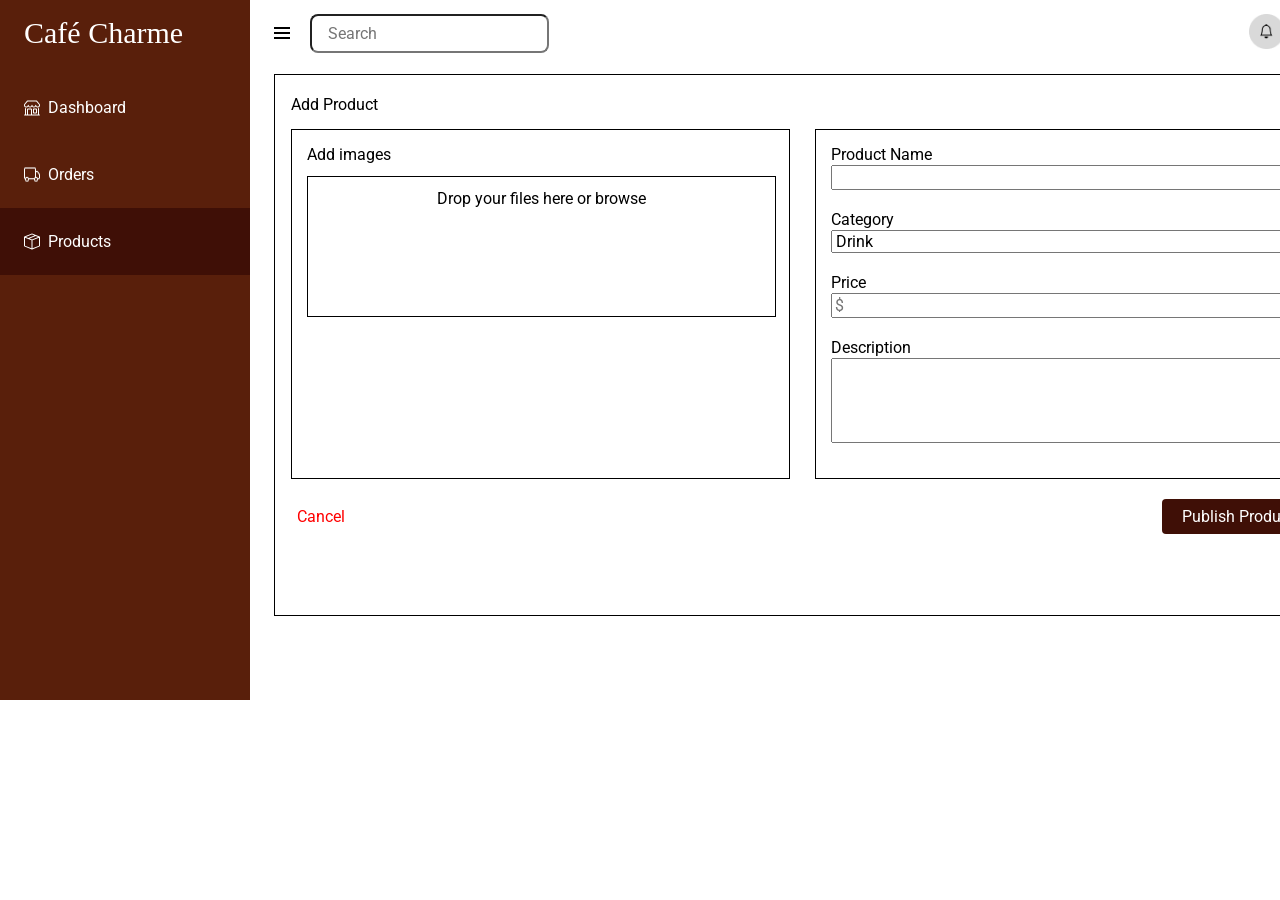
<file: addProduct.html>
<!DOCTYPE html>
<html lang="en">
<head>
    <meta charset="UTF-8">
    <meta name="viewport" content="width=device-width, initial-scale=1.0">
    <title>Add Products</title>

    <link rel="stylesheet" href="./addProduct.css">

    <link rel="preconnect" href="https://fonts.googleapis.com">
    <link rel="preconnect" href="https://fonts.gstatic.com" crossorigin>
    <link
        href="https://fonts.googleapis.com/css2?family=Roboto:ital,wght@0,100;0,300;0,400;0,500;0,700;0,900;1,100;1,300;1,400;1,500;1,700;1,900&display=swap"
        rel="stylesheet">

    <link rel="preconnect" href="https://fonts.googleapis.com">
    <link rel="preconnect" href="https://fonts.gstatic.com" crossorigin>
    <link
        href="https://fonts.googleapis.com/css2?family=Lora:ital,wght@0,400..700;1,400..700&family=Playfair+Display+SC:ital,wght@0,400;0,700;0,900;1,400;1,700;1,900&display=swap"
        rel="stylesheet">

    <link rel="preconnect" href="https://fonts.googleapis.com">
    <link rel="preconnect" href="https://fonts.gstatic.com" crossorigin>
    <link href="https://fonts.googleapis.com/css2?family=Playfair+Display:ital,wght@0,400..900;1,400..900&display=swap"
        rel="stylesheet">

    <link rel="preconnect" href="https://fonts.googleapis.com">
    <link rel="preconnect" href="https://fonts.gstatic.com" crossorigin>
    <link href="https://fonts.googleapis.com/css2?family=Roboto+Serif:ital,opsz,wght@0,8..144,100..900;1,8..144,100..900&display=swap" rel="stylesheet">
</head>
<body>
    <div class="admin-nav">
        <div class="brand-nav">
            <a href=".">
                <p class="name-nav">Café Charme</p>
            </a>
        </div>
        <div class="dashboard-nav-home">
            <img class="home-icon" src="home-shop.svg" alt="">
            <a href="./dashboard.html">
                <p>Dashboard</p>
            </a>
        </div>
        <div class="dashboard-nav-orders">
            <img class="home-icon" src="./truck1.png" alt="">
            <a href="./orders.html">
                <p>Orders</p>
            </a>
        </div>
        <div class="dashboard-nav-products">
            <img class="home-icon" src="box-seam.svg" alt="">
            <a href="./products.html">
                <p>Products</p>
            </a>
        </div>
    </div>

    <div class="content">
        <div class="bar">
            <div class="ham-search">
                <div class="hamburger">
                    <div class="line"></div>
                    <div class="line"></div>
                    <div class="line"></div>                    
                </div>
                <div class="search-admin">
                    <input class="admin-search" type="search" name="" id="" placeholder="Search">
                </div>
            </div>
    
            <div class="notif-profile">
                <div class="notification">
                    <img class="notif-icon" src="/Group 317.png" alt="">
                </div>
                <div class="admin-profile">
                    <img class="profile-admin" src="Group 318.png" alt="">
                </div>
            </div>
        </div>

        <div class="productAdd">
            <p>Add Product</p>
            <div class="editingSect">
                <div class="left">
                    Add images
                    <div class="imageBox">
                        <p>Drop your files here or <span class="link">browse</span></p>
                    </div>
                </div>
                <div class="right">
                    <label for="ProductName">Product Name</label>
                    <input type="text">
                    <br>
                    <label for="Category">Category</label>
                    <select name="Category" id="Category">
                        <option value="Drink">Drink</option>
                        <option value="Pastry">Pastry</option>
                    </select>
                    <br>
                    <label for="Price">Price</label>
                    <input type="number" placeholder="$">
                    <br>
                    <label for="Description">Description</label>
                    <textarea name="Description" id="Description" cols="30" rows="5"></textarea>
                    <br>
                </div>
            </div>
            
            <div class="btns">
                <button class="cancelBtn">Cancel</button>
                <button class="publishBtn">Publish Product</button>
            </div>
        </div>

    </div>
</body>
</html>
</file>
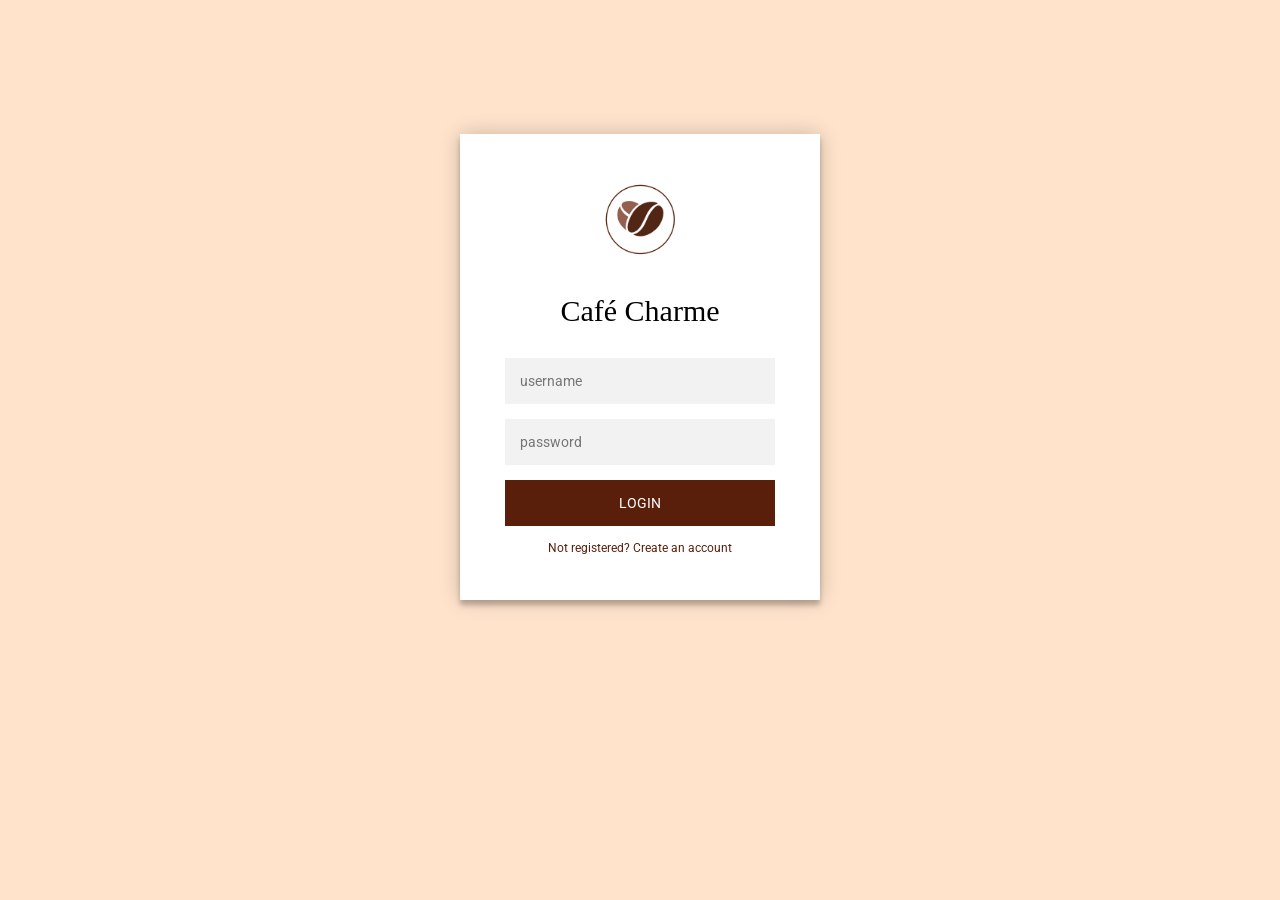
<file: adminlogin.html>
<!DOCTYPE html>
<html lang="en">
<head>
    <meta charset="UTF-8">
    <meta name="viewport" content="width=device-width, initial-scale=1.0">
    <title>Admin Log In</title>

    <link rel="stylesheet" href="./adminlogin.css">

    <link rel="preconnect" href="https://fonts.googleapis.com">
    <link rel="preconnect" href="https://fonts.gstatic.com" crossorigin>
    <link
        href="https://fonts.googleapis.com/css2?family=Roboto:ital,wght@0,100;0,300;0,400;0,500;0,700;0,900;1,100;1,300;1,400;1,500;1,700;1,900&display=swap"
        rel="stylesheet">

    <link rel="preconnect" href="https://fonts.googleapis.com">
    <link rel="preconnect" href="https://fonts.gstatic.com" crossorigin>
    <link
        href="https://fonts.googleapis.com/css2?family=Lora:ital,wght@0,400..700;1,400..700&family=Playfair+Display+SC:ital,wght@0,400;0,700;0,900;1,400;1,700;1,900&display=swap"
        rel="stylesheet">

    <link rel="preconnect" href="https://fonts.googleapis.com">
    <link rel="preconnect" href="https://fonts.gstatic.com" crossorigin>
    <link href="https://fonts.googleapis.com/css2?family=Playfair+Display:ital,wght@0,400..900;1,400..900&display=swap"
        rel="stylesheet">

    <link rel="preconnect" href="https://fonts.googleapis.com">
    <link rel="preconnect" href="https://fonts.gstatic.com" crossorigin>
    <link href="https://fonts.googleapis.com/css2?family=Roboto+Serif:ital,opsz,wght@0,8..144,100..900;1,8..144,100..900&display=swap" rel="stylesheet">
    
    <style>
              body 
        {
            background-color: rgb(255, 227, 203);
            padding-top: 75px;
            margin-left: 0;
            margin-right: 0;
            margin-bottom: 0;
        }

        .contents {
            margin: 5px 50px;
            border-radius: 15px;
            padding: 10px 10px;
            background-color: rgb(255, 227, 203);
            flex: 1;
        }

        .line {
            border-bottom: 1px solid rgb(89, 31, 11);
        }

        .separator
        {
            position: absolute;
            z-index: -1;
            width: 100%;
            height: 300px;
        }
    </style>
</head>
<body>
  <div class="login-page">
    <div class="form">
      <div>
        <img class="logo" src="./Group 29.png " alt="">
        <p class="brand-name">Café Charme</p>
      </div>
      <form class="register-form">
        <input type="text" placeholder="name"/>
        <input type="password" placeholder="password"/>
        <input type="text" placeholder="email address"/>
        <button>create</button>
        <p class="message">Already registered? <a href="#">Sign In</a></p>
      </form>
      <form class="login-form">
        <input type="text" placeholder="username"/>
        <input type="password" placeholder="password"/>
      </form>
      <a href="./dashboard.html">     
        <button>login</button>
        <p class="message">Not registered? <a href="#">Create an account</a></p>

     </a>
    </div>
  </div>

  <script src="./admin.js"></script>
</body>
</html>
</file>
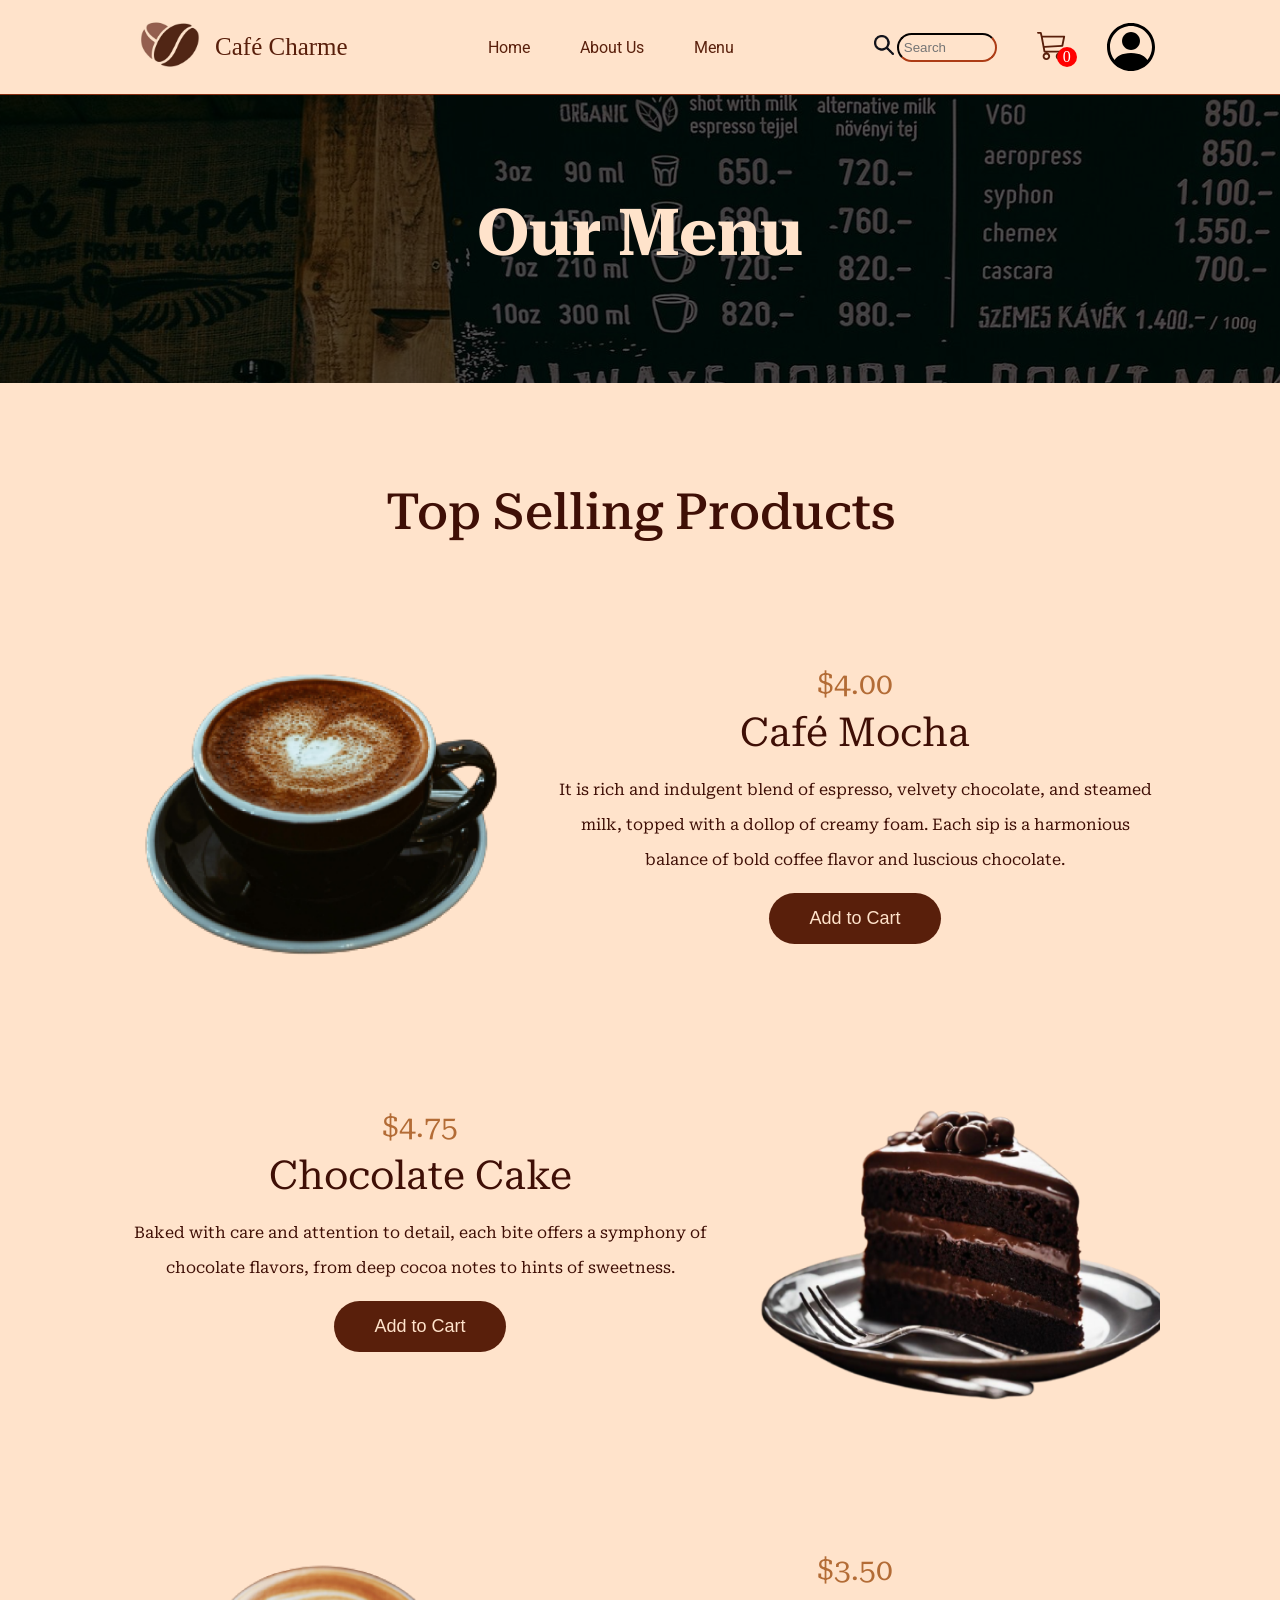
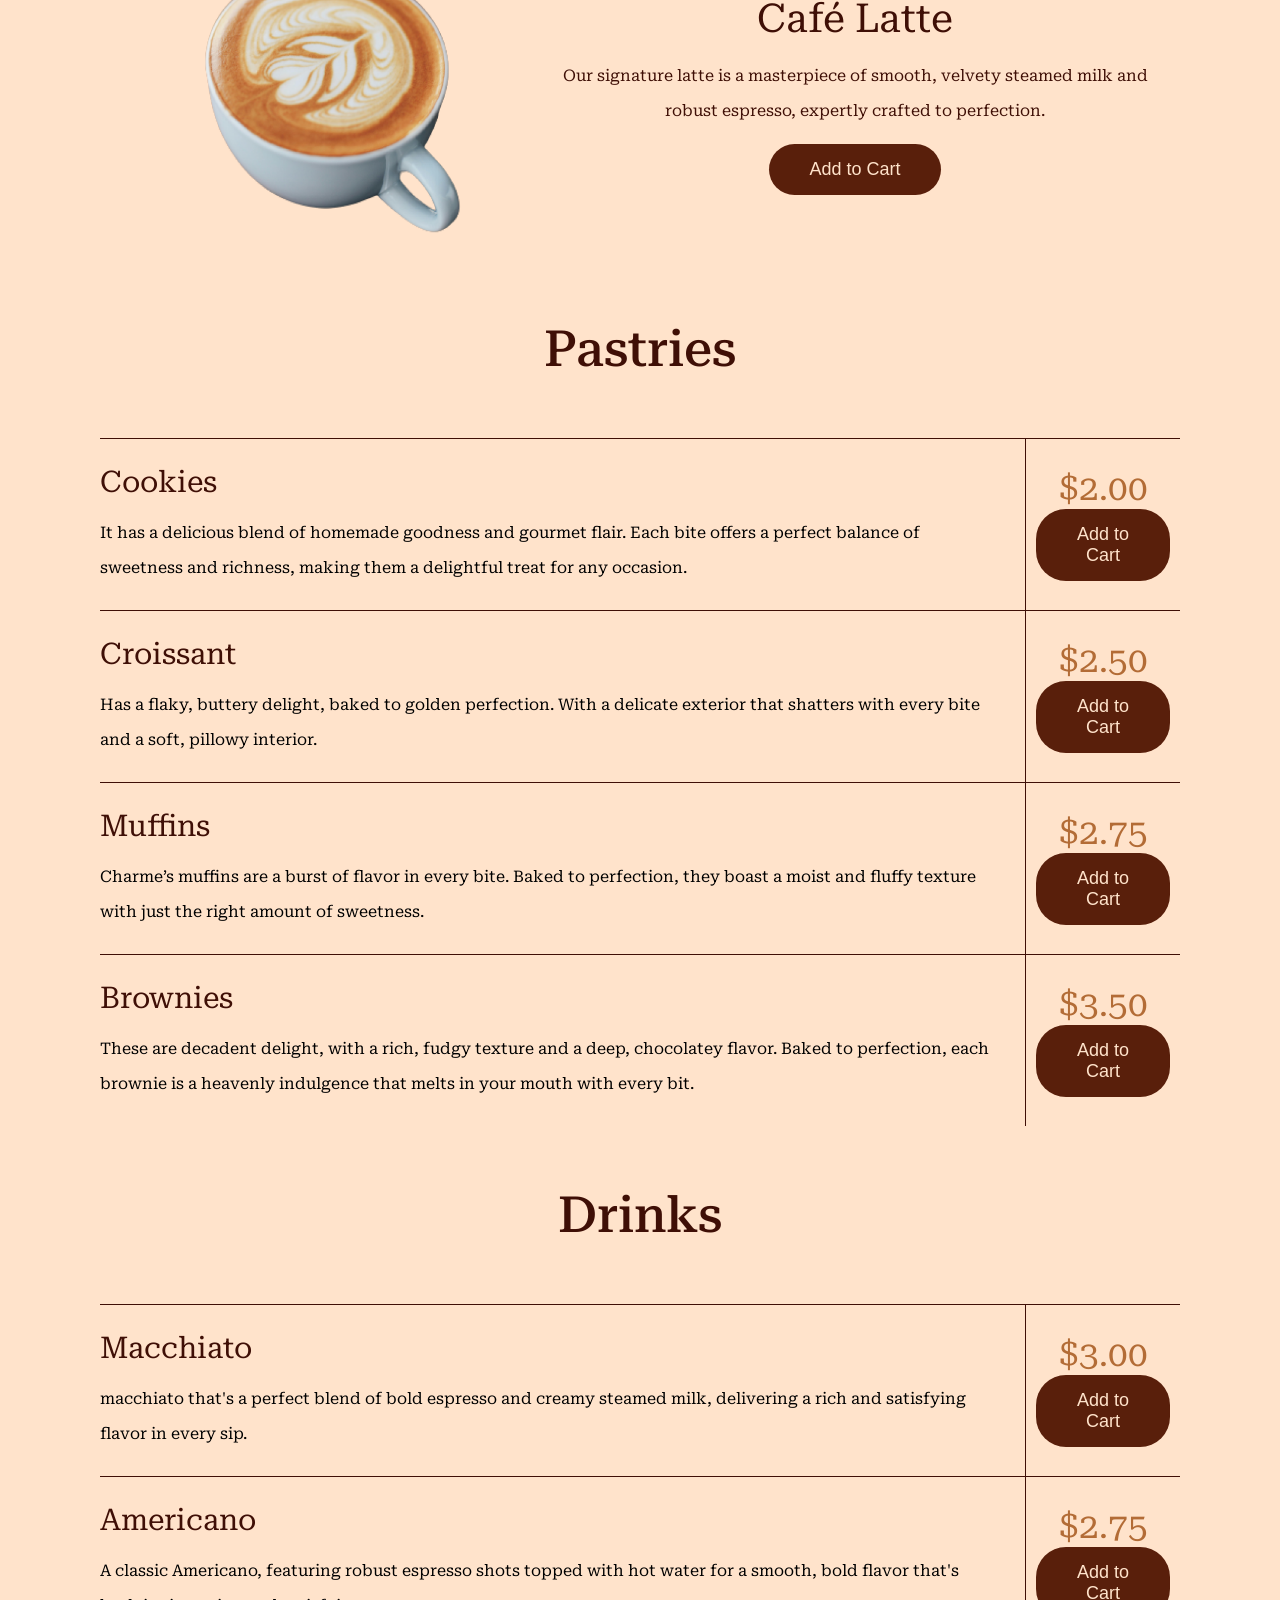
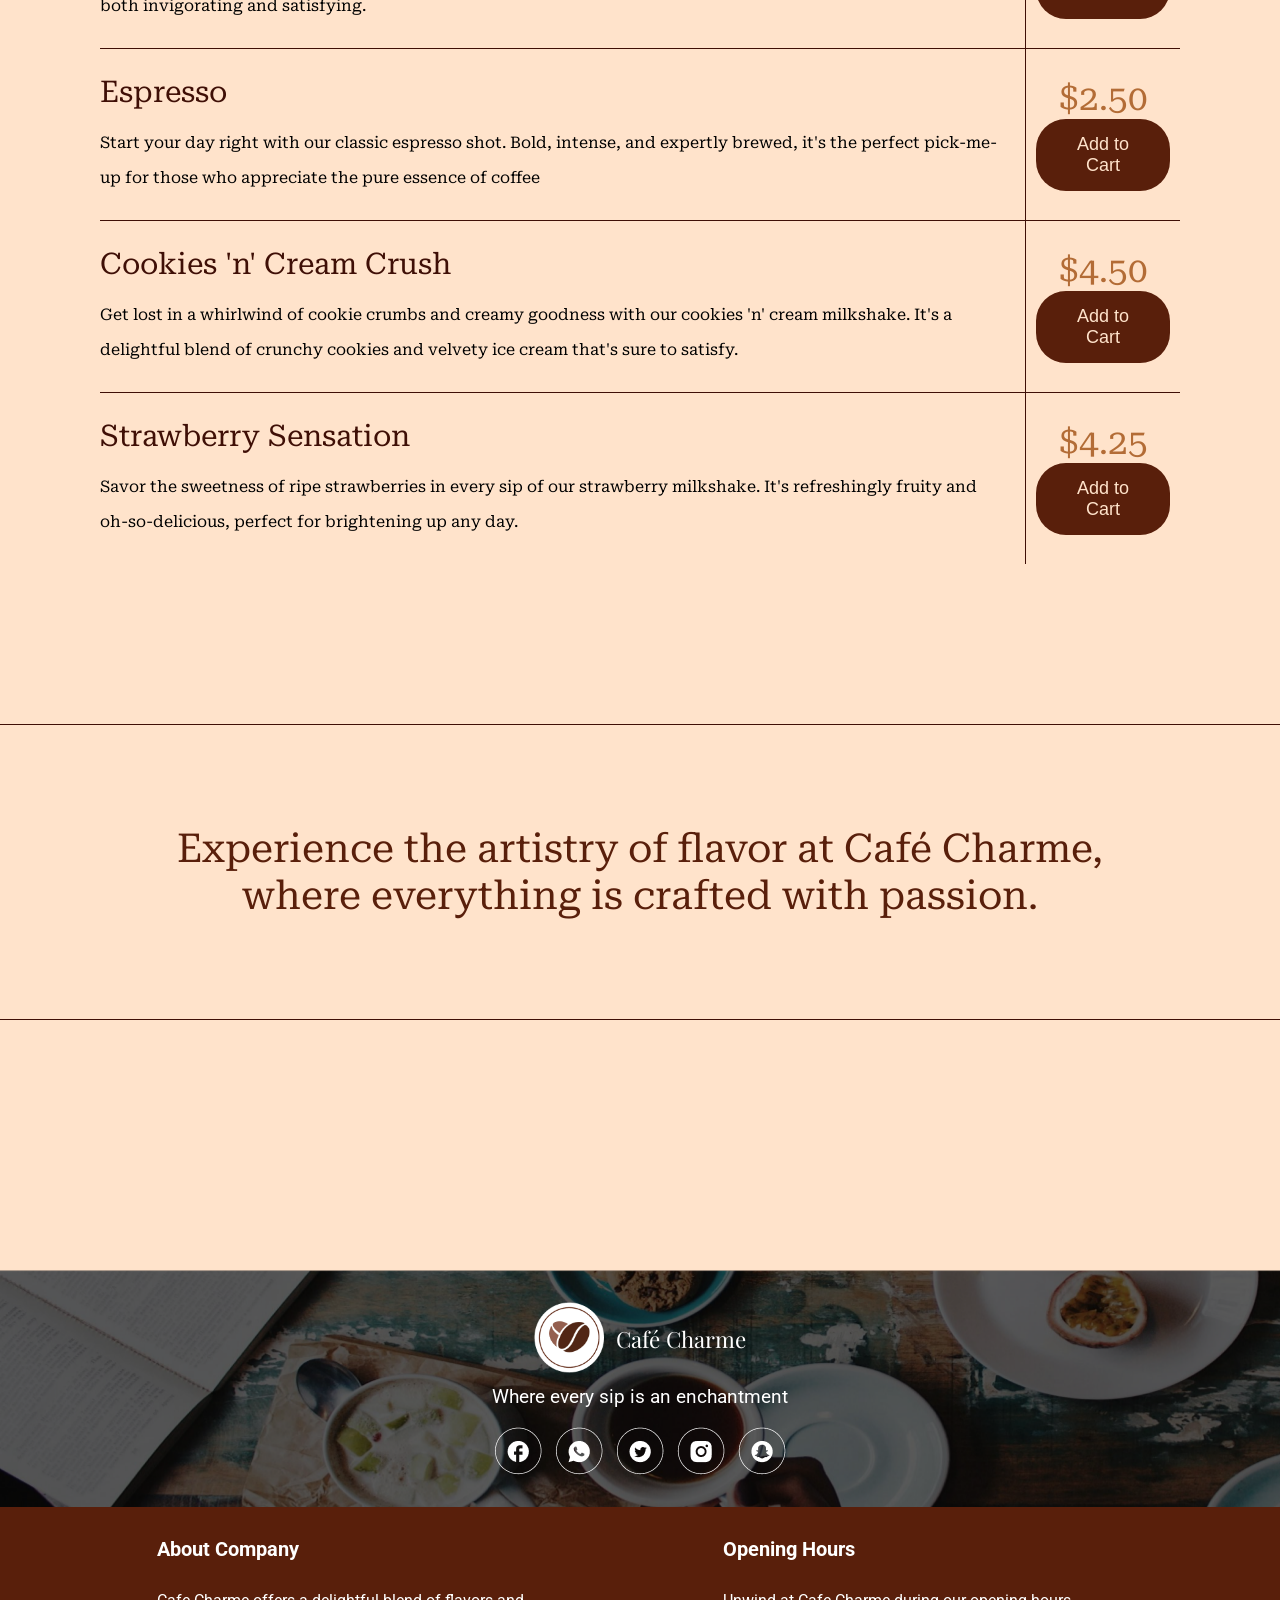
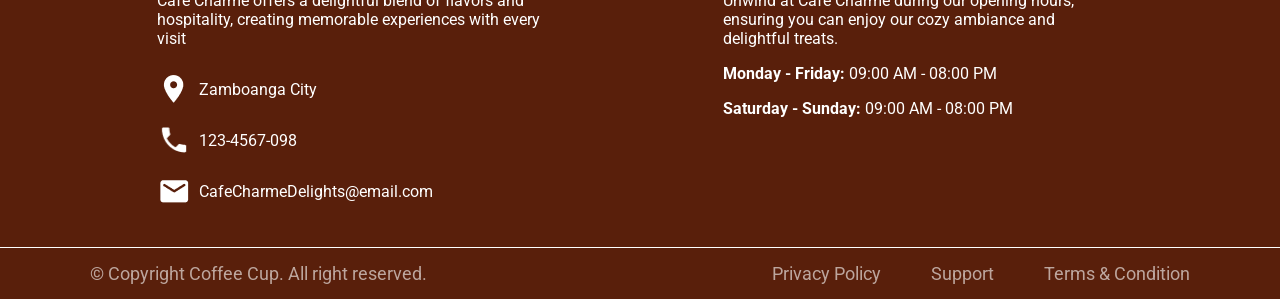
<file: browsing copy.html>
<!DOCTYPE html>
<html lang="en">
<head>
    <meta charset="UTF-8">
    <meta name="viewport" content="width=device-width, initial-scale=1.0">
    <title>Products</title>

    <link rel="stylesheet" href="./navigation.css">
    <link rel="stylesheet" href="./footer.css">
    <link rel="stylesheet" href="./browsing.css">

    <link rel="preconnect" href="https://fonts.googleapis.com">
    <link rel="preconnect" href="https://fonts.gstatic.com" crossorigin>
    <link
        href="https://fonts.googleapis.com/css2?family=Roboto:ital,wght@0,100;0,300;0,400;0,500;0,700;0,900;1,100;1,300;1,400;1,500;1,700;1,900&display=swap"
        rel="stylesheet">

    <link rel="preconnect" href="https://fonts.googleapis.com">
    <link rel="preconnect" href="https://fonts.gstatic.com" crossorigin>
    <link
        href="https://fonts.googleapis.com/css2?family=Lora:ital,wght@0,400..700;1,400..700&family=Playfair+Display+SC:ital,wght@0,400;0,700;0,900;1,400;1,700;1,900&display=swap"
        rel="stylesheet">

    <link rel="preconnect" href="https://fonts.googleapis.com">
    <link rel="preconnect" href="https://fonts.gstatic.com" crossorigin>
    <link href="https://fonts.googleapis.com/css2?family=Playfair+Display:ital,wght@0,400..900;1,400..900&display=swap"
        rel="stylesheet">

    <link rel="preconnect" href="https://fonts.googleapis.com">
    <link rel="preconnect" href="https://fonts.gstatic.com" crossorigin>
    <link href="https://fonts.googleapis.com/css2?family=Roboto+Serif:ital,opsz,wght@0,8..144,100..900;1,8..144,100..900&display=swap" rel="stylesheet">

    <style>
        body 
        {
            background-color: rgb(255, 227, 203);
            padding-top: 75px;
            margin-left: 0;
            margin-right: 0;
            margin-bottom: 0;
        }

        .contents {
            margin: 5px 50px;
            border-radius: 15px;
            padding: 10px 10px;
            background-color: rgb(255, 227, 203);
            flex: 1;
        }

        .line {
            border-bottom: 1px solid rgb(89, 31, 11);
        }

        .separator
        {
            position: absolute;
            z-index: -1;
            width: 100%;
            height: 300px;
        }
    </style>
</head>

<body class="">
    <div class="navigation">
        <div class="logo-name">
            <div class="logodiv">
                <a href="./adminlogin.html"><img class="logo" src="./logo-removebg-preview.jpg " alt=""></a>
            </div>
            <div class="name">
                <p><a href="">Café Charme</a></p>
            </div>
        </div>

        <div class="home-service-menu">
            <div class="home-nav">  
                <a href="./index copy.html">Home</a>
            </div>
            <div class="service-nav">
                <a href="./aboutUs copy.html">About Us</a>
            </div>
            <div class="menu-nav">
                <a href="./browsing copy.html">Menu</a>
            </div>
        </div>



        <div class="icon-bar">
            <div class="search-icon">
                <img class="icon" src="./Search Icon.jpg" alt="Search">
            </div>
            <div class="search-bar">
                <input class="bar" type="search" name="" id="" placeholder="Search">
            </div>
        </div>

        <div class="shop-starts">
            <span class="counter" id="cartcount">0</span>
            <img class="shop-cart" src="./cart3.svg" alt="">
        </div>

        <div class="profile">
            <a href="./tracking.html"><img class="picc" src="./person-circle.svg" alt=""></a>
        </div>
    </div>

    <div class="Our-Menu">
        <div class="text"><p>Our Menu</p></div>
    </div>

    <div class="Top-Sellers">
        <p class="head1">Top Selling Products</p>
        <div class="segment">
            <div class="left">
                <img class="top-image" src="./mochaMacho 1.png" alt="">
            </div>
            <div class="right">
                <p class="top-price">$4.00</p>
                <p class="top-name">Café Mocha</p>
                <p class="top-description">It is rich and indulgent blend of espresso, velvety chocolate, and steamed milk, topped with a dollop of creamy foam. Each sip is a harmonious balance of bold coffee flavor and luscious chocolate.</p>
                <button id="button-add1" class="add-Button">Add to Cart</button>
            </div>
        </div>

        <div class="segment">
            <div class="left1">
                <p class="top-price">$4.75</p>
                <p class="top-name">Chocolate Cake</p>
                <p class="top-description">Baked with care and attention to detail, each bite offers a symphony of chocolate flavors, from deep cocoa notes to hints of sweetness.</p>
                <button id="button-add2" class="add-Button">Add to Cart</button>
            </div>
            <div class="right">
                <img class="top-image" src="./Chocolate Cake 11.png" alt="">
            </div>
        </div>

        <div class="segment">
            <div class="left">
                <img class="top-image" src="./Latte 11.png" alt="">
            </div>
            <div class="right">
                <p class="top-price">$3.50</p>
                <p class="top-name">Café Latte</p>
                <p class="top-description">Our signature latte is a masterpiece of smooth, velvety steamed milk and robust espresso, expertly crafted to perfection.</p>
                <button id="button-add3" class="add-Button">Add to Cart</button>
            </div>
        </div>
    </div>

        <p class="head2">Pastries</p>

        <div class="Pastries">
            <div class="product">
                <div class="product-left">
                    <p class="prod-name">Cookies</p>
                    <p class="prod-description">
                        It has a delicious blend of homemade goodness and gourmet flair. Each bite offers a perfect balance of sweetness and richness, making them a delightful treat for any occasion.
                    </p>
                </div>
                <div class="price"><p>$2.00</p>
                <button id="button-add4" class="add-Button">Add to Cart</button>
                </div>
            </div>
            <div class="product">
                <div class="product-left">
                    <p class="prod-name">Croissant</p>
                    <p class="prod-description">
                        Has a flaky, buttery delight, baked to golden perfection. With a delicate exterior that shatters with every bite and a soft, pillowy interior.                    </p>
                </div>
                <div class="price"><p>$2.50</p>
                <button id="button-add5" class="add-Button">Add to Cart</button>
                </div>
            </div>
            <div class="product">
                <div class="product-left">
                    <p class="prod-name">Muffins</p>
                    <p class="prod-description">
                        Charme’s muffins are a burst of flavor in every bite. Baked to perfection, they boast a moist and fluffy texture with just the right amount of sweetness.                    
                    </p>
                </div>
                <div class="price"><p>$2.75</p>
                <button id="button-add6" class="add-Button">Add to Cart</button>
                </div>
            </div>
            <div class="product">
                <div class="product-left">
                    <p class="prod-name">Brownies</p>
                    <p class="prod-description">
                        These are decadent delight, with a rich, fudgy texture and a deep, chocolatey flavor. Baked to perfection, each brownie is a heavenly indulgence that melts in your mouth with every bit.
                    </p>
                </div>
                <div class="price"><p>$3.50</p>
                <button id="button-add7" class="add-Button">Add to Cart</button>
                </div>
            </div>

        </div>

        <p class="head2">Drinks</p>

        <div class="Pastries">
            <div class="product">
                <div class="product-left">
                    <p class="prod-name">Macchiato</p>
                    <p class="prod-description">
                        macchiato that's a perfect blend of bold espresso and creamy steamed milk, delivering a rich and satisfying flavor in every sip.                    </p>
                </div>
                <div class="price">
                    <p>$3.00</p>
                    <button id="button-add8" class="add-Button">Add to Cart</button>
                </div>
            </div>
            <div class="product">
                <div class="product-left">
                    <p class="prod-name">Americano</p>
                    <p class="prod-description">
                        A classic Americano, featuring robust espresso shots topped with hot water for a smooth, bold flavor that's both invigorating and satisfying.                </div>
                <div class="price"><p>$2.75</p>
                <button id="button-add9" class="add-Button">Add to Cart</button>
                </div>
            </div>
            <div class="product">
                <div class="product-left">
                    <p class="prod-name">Espresso</p>
                    <p class="prod-description">
                        Start your day right with our classic espresso shot. Bold, intense, and expertly brewed, it's the perfect pick-me-up for those who appreciate the pure essence of coffee
                    </p>
                </div>
                <div class="price"><p>$2.50</p>
                <button id="button-add10" class="add-Button">Add to Cart</button>
                </div>
            </div>
            <div class="product">
                <div class="product-left">
                    <p class="prod-name">Cookies 'n' Cream Crush</p>
                    <p class="prod-description">
                        Get lost in a whirlwind of cookie crumbs and creamy goodness with our cookies 'n' cream milkshake. It's a delightful blend of crunchy cookies and velvety ice cream that's sure to satisfy.                    </p>
                </div>
                <div class="price"><p>$4.50</p>
                <button id="button-add11" class="add-Button">Add to Cart</button>
                </div>
            </div>
            <div class="product">
                <div class="product-left">
                    <p class="prod-name">Strawberry Sensation</p>
                    <p class="prod-description">
                        Savor the sweetness of ripe strawberries in every sip of our strawberry milkshake. It's refreshingly fruity and oh-so-delicious, perfect for brightening up any day.                </div>
                <div class="price"><p>$4.25</p>
                <button id="button-add12" class="add-Button">Add to Cart</button>
                </div>
            </div>
        </div>

        <div class="border-quote">
            <p class="quote">
                Experience the artistry of flavor at Café Charme, 
                where everything is crafted with passion.
            </p>
        </div>



        <div class="cartTab">
            <h1>Shopping Cart</h1>
            <div class="listCart">
                <div id="myItem1" class="item1">
                        <img class="image" src="mochaMacho 1.png" alt="">
                    <div class="Nname">
                        Café Mocha
                    </div>
                    <div class="totalPrice1">
                        $4.00
                    </div>
                    <div class="quantity">
                        <span id="decrease1" class="minus"><</span>
                        <span id="quantity1" class="calculate">1</span>
                        <span id="increase1" class="plus">></span>
                    </div>
                </div>

                <div id="myItem2" class="item2">
                        <img class="image" src="./Chocolate Cake 11.png" alt="">
                    <div class="Nname">
                        Chocolate Cake
                    </div>
                    <div class="totalPrice2">
                        $4.75
                    </div>
                    <div class="quantity">
                        <span id="decrease2" class="minus"><</span>
                        <span id="quantity2" class="calculate">1</span>
                        <span id="increase2" class="plus">></span>
                    </div>
                </div>

                <div id="myItem3" class="item3">
                        <img class="image" src="./Latte 11.png" alt="">
                    <div class="Nname">
                        Café Latte
                    </div>
                    <div class="totalPrice3">
                        $3.50
                    </div>
                    <div class="quantity">
                        <span id="decrease3" class="minus"><</span>
                        <span id="quantity3" class="calculate">1</span>
                        <span id="increase3" class="plus">></span>
                    </div>
                </div>

                <div id="myItem4" class="item4">
                        <img class="image" src="./cookies1.png" alt="">
                    <div class="Nname">
                        Cookies
                    </div>
                    <div class="totalPrice4">
                        $2.00
                    </div>
                    <div class="quantity">
                        <span id="decrease4" class="minus"><</span>
                        <span id="quantity4" class="calculate">1</span>
                        <span id="increase4" class="plus">></span>
                    </div>
                </div>

                <div id="myItem5" class="item5">
                        <img class="image" src="./croissant1.png" alt="">
                    <div class="Nname">
                        Croissant
                    </div>
                    <div class="totalPrice5">
                        $2.50
                    </div>
                    <div class="quantity">
                        <span id="decrease5" class="minus"><</span>
                        <span id="quantity5" class="calculate">1</span>
                        <span id="increase5" class="plus">></span>
                    </div>
                </div>

                <div id="myItem6" class="item6">
                        <img class="image" src="./muffin1.png" alt="">
                    <div class="Nname">
                        Muffins
                    </div>
                    <div class="totalPrice6">
                        $2.75
                    </div>
                    <div class="quantity">
                        <span id="decrease6" class="minus"><</span>
                        <span id="quantity6" class="calculate">1</span>
                        <span id="increase6" class="plus">></span>
                    </div>
                </div>

                <div id="myItem7" class="item7">
                        <img class="image" src="./brownies2.png" alt="">
                    <div class="Nname">
                        Brownies
                    </div>
                    <div class="totalPrice7">
                        $3.50
                    </div>
                    <div class="quantity">
                        <span id="decrease7" class="minus"><</span>
                        <span id="quantity7" class="calculate">1</span>
                        <span id="increase7" class="plus">></span>
                    </div>
                </div>

                <div id="myItem8" class="item8">
                        <img class="image" src="./macchiato.png" alt="">
                    <div class="Nname">
                        Macchiato
                    </div>
                    <div class="totalPrice8">
                        $3.00
                    </div>
                    <div class="quantity">
                        <span id="decrease8" class="minus"><</span>
                        <span id="quantity8" class="calculate">1</span>
                        <span id="increase8" class="plus">></span>
                    </div>
                </div>

                <div id="myItem9" class="item9">
                        <img class="image" src="./Americano 2.png" alt="">
                    <div class="Nname">
                        Americano
                    </div>
                    <div class="totalPrice9">
                        $2.75
                    </div>
                    <div class="quantity">
                        <span id="decrease9" class="minus"><</span>
                        <span id="quantity9" class="calculate">1</span>
                        <span id="increase9" class="plus">></span>
                    </div>
                </div>

                <div id="myItem10" class="item10">
                        <img class="image" src="./Espresso 1.png" alt="">
                    <div class="Nname">
                        Espresso
                    </div>
                    <div class="totalPrice10">
                        $2.50
                    </div>
                    <div class="quantity">
                        <span id="decrease10" 10class="minus"><</span>
                        <span id="quantity10" 10class="calculate">1</span>
                        <span id="increase10" 10class="plus">></span>
                    </div>
                </div>

                <div id="myItem11" class="item11">
                        <img class="image" src="./cookies n cream.png" alt="">
                    <div class="Nname">
                        Cookies 'n' Cream Crush
                    </div>
                    <div class="totalPrice11">
                        $4.50
                    </div>
                    <div class="quantity">
                        <span id="decrease11" class="minus"><</span>
                        <span id="quantity11" class="calculate">1</span>
                        <span id="increase11" class="plus">></span>
                    </div>
                </div>

                <div id="myItem12" class="item12">
                        <img class="image" src="./strawberry1.png" alt="">
                    <div class="Nname">
                        Strawberry Sensation
                    </div>
                    <div class="totalPrice12">
                        $4.25
                    </div>
                    <div class="quantity">
                        <span id="decrease12" class="minus"><</span>
                        <span id="quantity12" class="calculate">1</span>
                        <span id="increase12" class="plus">></span>
                    </div>
                </div>


            </div>
            <div class="btn">
                <button class="close">Close</button>
                <a href="./Profile.html"><button class="checkout">Check Out $<span id="checkoutCost"></span></button></a>
            </div>
        </div>

        <script src="./app.js">

        </script>

        <script src="./browsing.js"></script>
</body>

<footer>
    <div class="footer-top">
        <div class="footer-logo">
            <div>
                <img class="footer-brand-logo" src="./Group 29.png" alt="">
            </div>
            <p class="footer-brand-name">Café Charme</p>
        </div>
        <div>
            <p class="footer-text">Where every sip is an enchantment</p>
        </div>
        <div class="footer-platforms">
            <img class="footer-frame" src="./Frame 36.png" alt="">
        </div>
    </div>

    <div class="footer-bottom">
        <div class="footer-bottom-left">
            <p class="footer-bottom-text">
                About Company
            </p>
            <p class="about-company">
                Cafe Charme offers a delightful blend of flavors and hospitality, creating memorable experiences with every visit
            </p>
            <div class="other-infos">
                <img src="./mdi_location.png" alt="">
                <p>Zamboanga City</p>
            </div>
            <div class="other-infos">
                <img src="mdi_call.png" alt="">
                <p>123-4567-098</p>
            </div>
            <div class="other-infos">
                <img src="./ic_round-email.png" alt="">
                <p>CafeCharmeDelights@email.com</p>
            </div>
        </div>
        <div class="footer-bottom-right">
            <p class="footer-bottom-text">
                Opening Hours
            </p>
            <p class="about-company">
                Unwind at Cafe Charme during our opening hours, ensuring you can enjoy our cozy ambiance and delightful treats.
            </p>
            <p>
                <p><span class="bolded">Monday - Friday: </span> 09:00 AM - 08:00 PM</p>
            </p>
            <p>
                <p><span class="bolded">Saturday - Sunday: </span> 09:00 AM - 08:00 PM</p>
            </p>
        </div>
    </div>

    <div class="foot-footer">
        <div>
            © Copyright Coffee Cup. All right reserved.
        </div>

        <div class="foot-footer-trio">
            <div>Privacy Policy</div>
            <div>Support</div>
            <div>Terms & Condition</div>
        </div>
    </div>
</footer>
</html>
</file>
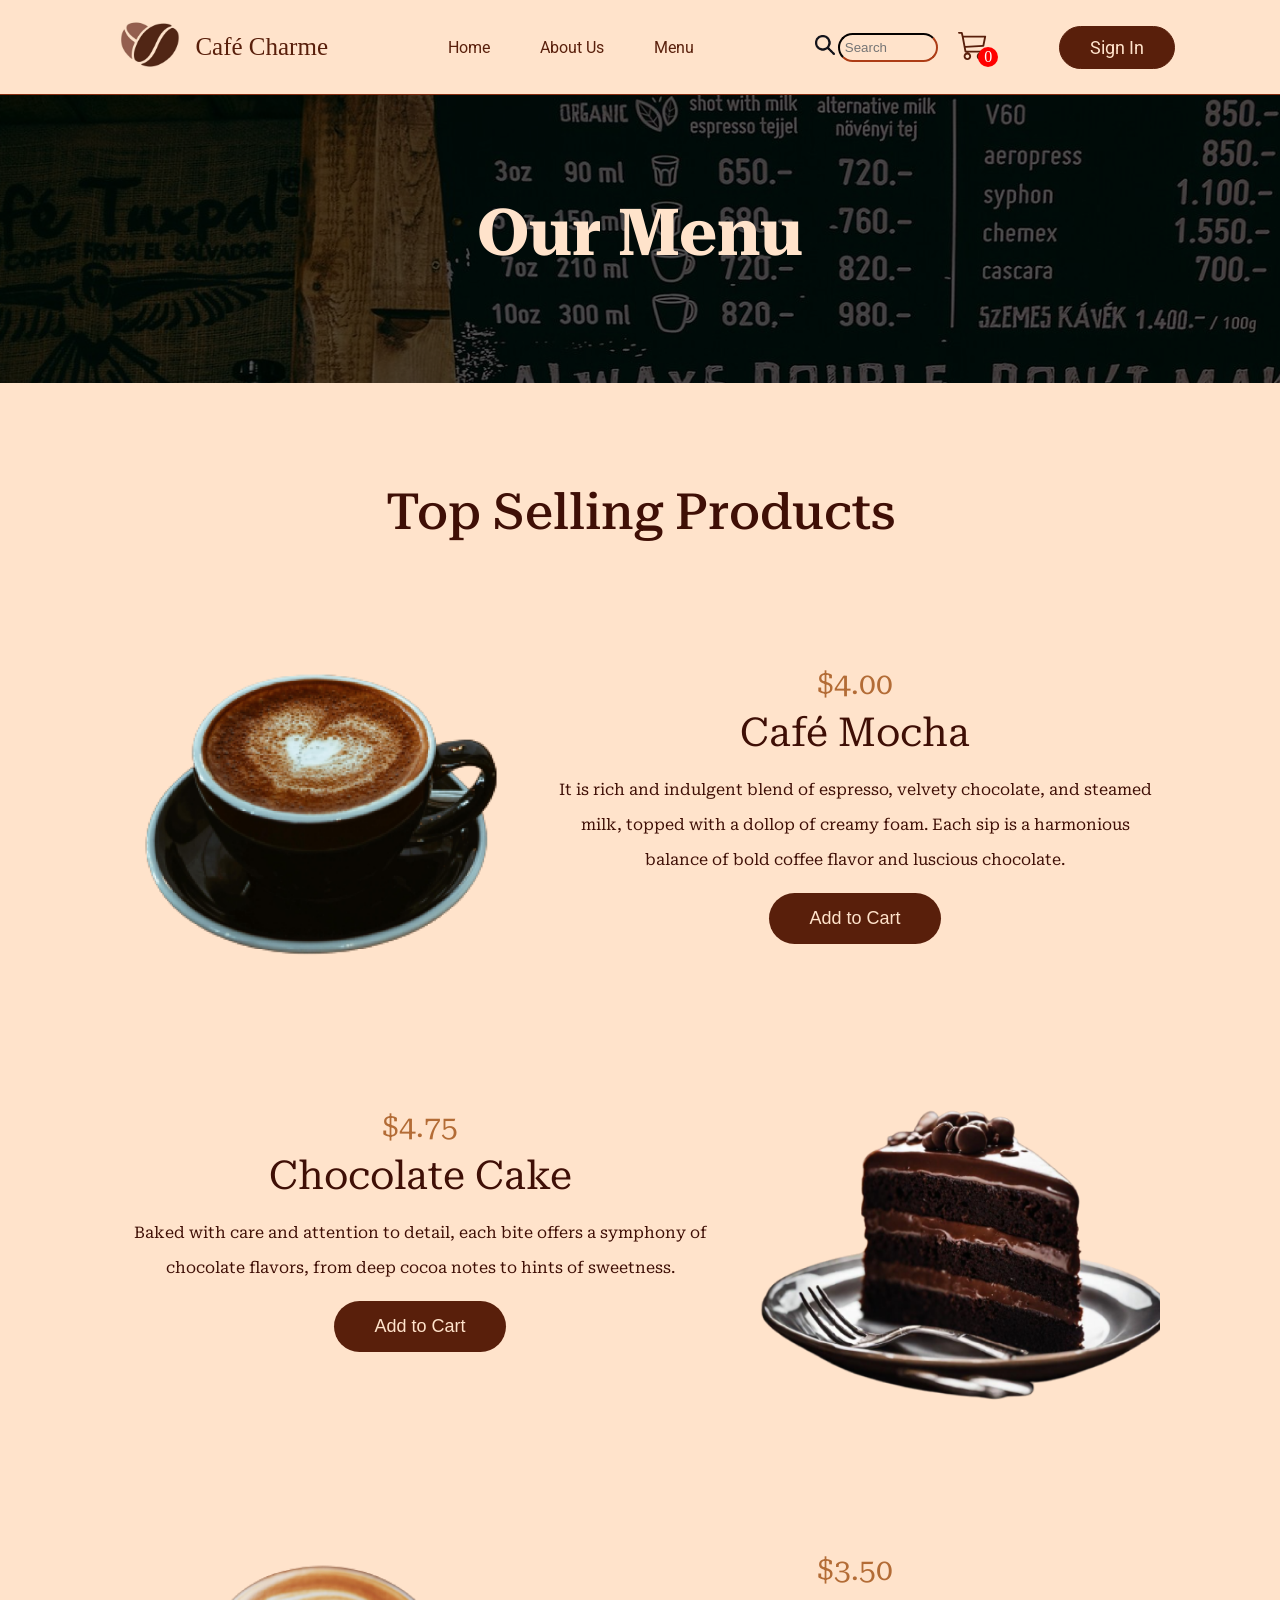
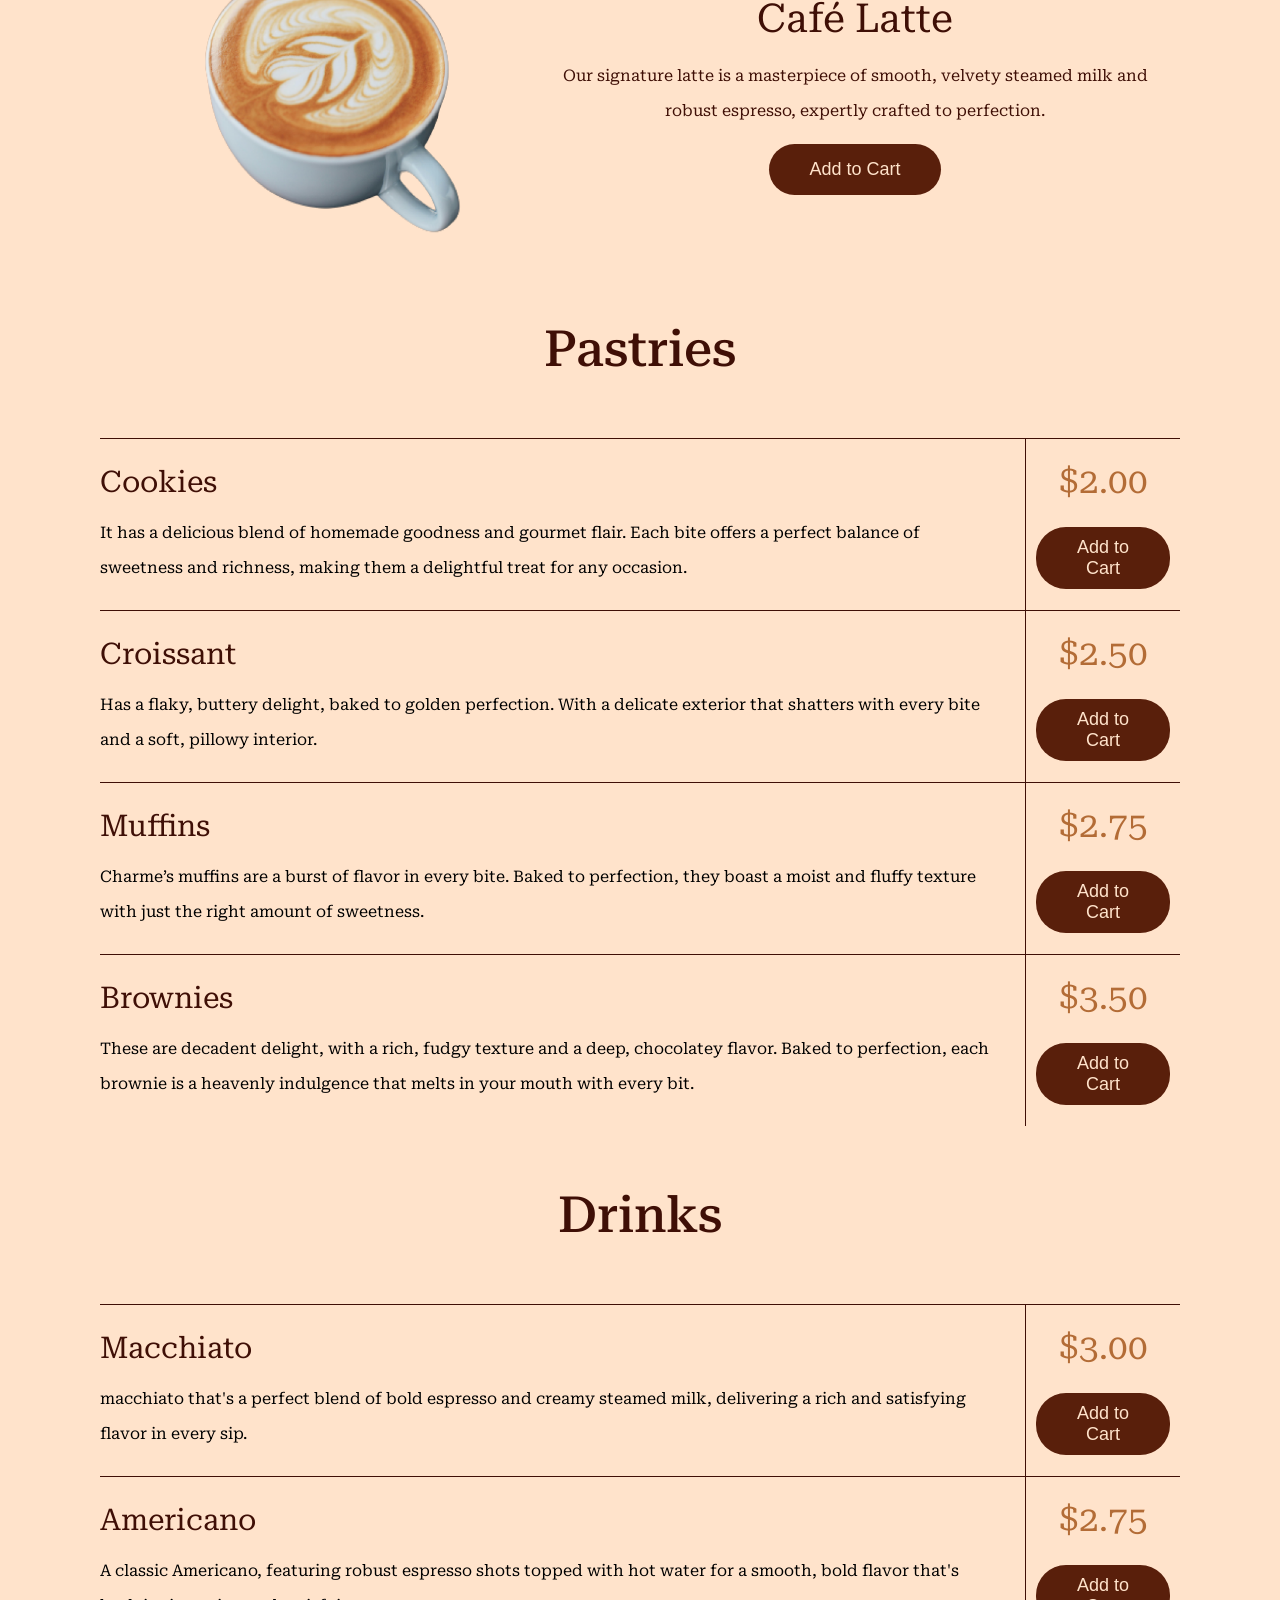
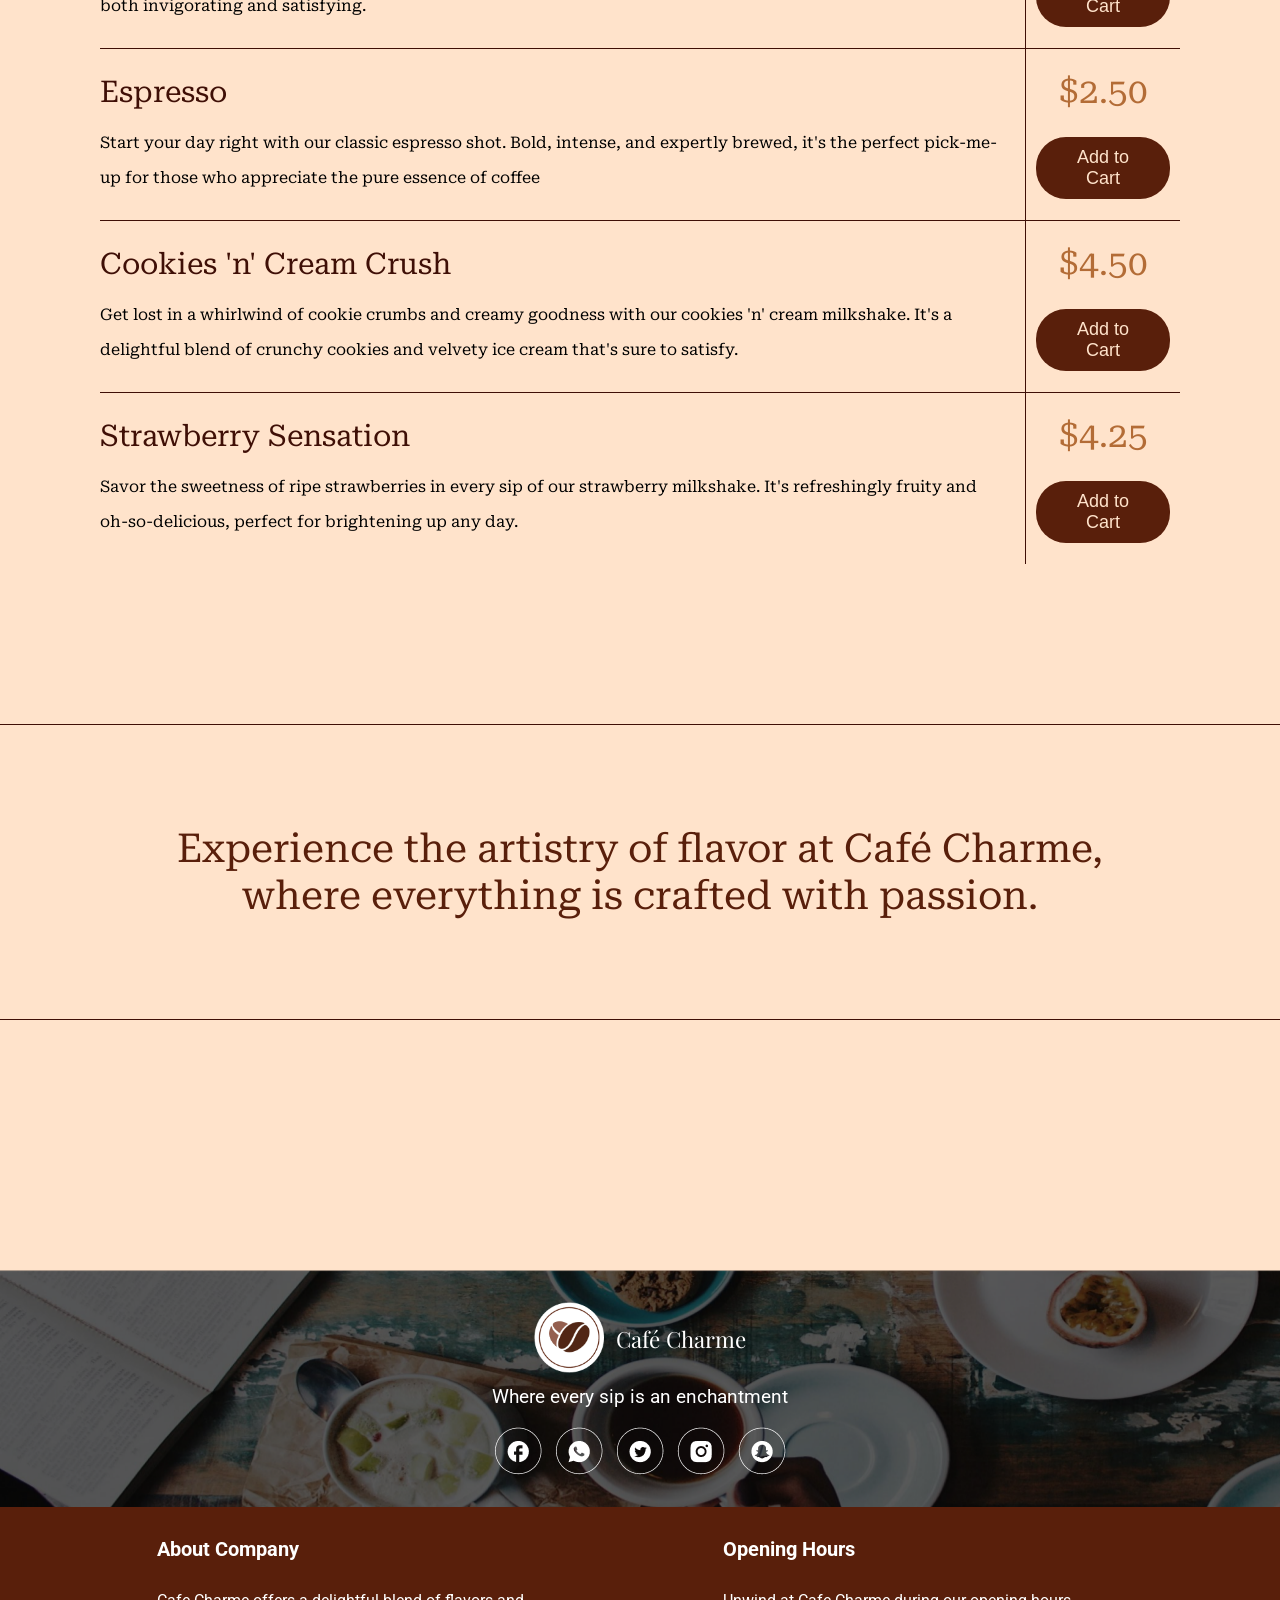
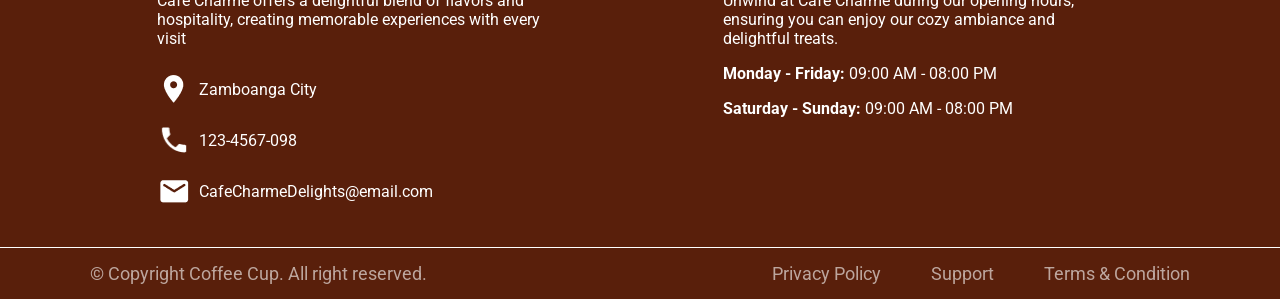
<file: browsing.html>
<!DOCTYPE html>
<html lang="en">
<head>
    <meta charset="UTF-8">
    <meta name="viewport" content="width=device-width, initial-scale=1.0">
    <title>Products</title>

    <link rel="stylesheet" href="./navigation.css">
    <link rel="stylesheet" href="./footer.css">
    <link rel="stylesheet" href="./browsing.css">

    <link rel="preconnect" href="https://fonts.googleapis.com">
    <link rel="preconnect" href="https://fonts.gstatic.com" crossorigin>
    <link
        href="https://fonts.googleapis.com/css2?family=Roboto:ital,wght@0,100;0,300;0,400;0,500;0,700;0,900;1,100;1,300;1,400;1,500;1,700;1,900&display=swap"
        rel="stylesheet">

    <link rel="preconnect" href="https://fonts.googleapis.com">
    <link rel="preconnect" href="https://fonts.gstatic.com" crossorigin>
    <link
        href="https://fonts.googleapis.com/css2?family=Lora:ital,wght@0,400..700;1,400..700&family=Playfair+Display+SC:ital,wght@0,400;0,700;0,900;1,400;1,700;1,900&display=swap"
        rel="stylesheet">

    <link rel="preconnect" href="https://fonts.googleapis.com">
    <link rel="preconnect" href="https://fonts.gstatic.com" crossorigin>
    <link href="https://fonts.googleapis.com/css2?family=Playfair+Display:ital,wght@0,400..900;1,400..900&display=swap"
        rel="stylesheet">

    <link rel="preconnect" href="https://fonts.googleapis.com">
    <link rel="preconnect" href="https://fonts.gstatic.com" crossorigin>
    <link href="https://fonts.googleapis.com/css2?family=Roboto+Serif:ital,opsz,wght@0,8..144,100..900;1,8..144,100..900&display=swap" rel="stylesheet">

    <style>
        body 
        {
            background-color: rgb(255, 227, 203);
            padding-top: 75px;
            margin-left: 0;
            margin-right: 0;
            margin-bottom: 0;
        }

        .contents {
            margin: 5px 50px;
            border-radius: 15px;
            padding: 10px 10px;
            background-color: rgb(255, 227, 203);
            flex: 1;
        }

        .line {
            border-bottom: 1px solid rgb(89, 31, 11);
        }

        .separator
        {
            position: absolute;
            z-index: -1;
            width: 100%;
            height: 300px;
        }
    </style>
</head>

<body class="">
    <div class="navigation">
        <div class="logo-name">
            <div class="logodiv">
                <a href="./adminlogin.html"><img class="logo" src="./logo-removebg-preview.jpg " alt=""></a>
            </div>
            <div class="name">
                <p><a href="">Café Charme</a></p>
            </div>
        </div>

        <div class="home-service-menu">
            <div class="home-nav">  
                <a href="./index.html">Home</a>
            </div>
            <div class="service-nav">
                <a href="./aboutUs.html">About Us</a>
            </div>
            <div class="menu-nav">
                <a href="./browsing.html">Menu</a>
            </div>
        </div>



        <div class="icon-bar">
            <div class="search-icon">
                <img class="icon" src="./Search Icon.jpg" alt="Search">
            </div>
            <div class="search-bar">
                <input class="bar" type="search" name="" id="" placeholder="Search">
            </div>
        </div>

        <div class="shop-starts">
            <span class="counter">0</span>
            <img class="shop-cart" src="./cart3.svg" alt="">
        </div>

        <div class="log-in-button">
            <a href="./login.html"><button class="log-in">Sign In</button></a>
        </div>
    </div>

    <div class="Our-Menu">
        <div class="text"><p>Our Menu</p></div>
    </div>

    <div class="Top-Sellers">
        <p class="head1">Top Selling Products</p>
        <div class="segment">
            <div class="left">
                <img class="top-image" src="./mochaMacho 1.png" alt="">
            </div>
            <div class="right">
                <p class="top-price">$4.00</p>
                <p class="top-name">Café Mocha</p>
                <p class="top-description">It is rich and indulgent blend of espresso, velvety chocolate, and steamed milk, topped with a dollop of creamy foam. Each sip is a harmonious balance of bold coffee flavor and luscious chocolate.</p>
                <button class="add-Button">Add to Cart</button>
            </div>
        </div>

        <div class="segment">
            <div class="left1">
                <p class="top-price">$4.75</p>
                <p class="top-name">Chocolate Cake</p>
                <p class="top-description">Baked with care and attention to detail, each bite offers a symphony of chocolate flavors, from deep cocoa notes to hints of sweetness.</p>
                <button class="add-Button">Add to Cart</button>
            </div>
            <div class="right">
                <img class="top-image" src="./Chocolate Cake 11.png" alt="">
            </div>
        </div>

        <div class="segment">
            <div class="left">
                <img class="top-image" src="./Latte 11.png" alt="">
            </div>
            <div class="right">
                <p class="top-price">$3.50</p>
                <p class="top-name">Café Latte</p>
                <p class="top-description">Our signature latte is a masterpiece of smooth, velvety steamed milk and robust espresso, expertly crafted to perfection.</p>
                <button class="add-Button">Add to Cart</button>
            </div>
        </div>
    </div>

        <p class="head2">Pastries</p>

        <div class="Pastries">
            <div class="product">
                <div class="product-left">
                    <p class="prod-name">Cookies</p>
                    <p class="prod-description">
                        It has a delicious blend of homemade goodness and gourmet flair. Each bite offers a perfect balance of sweetness and richness, making them a delightful treat for any occasion.
                    </p>
                </div>
                <div class="price"><p>$2.00</p>
                <button class="add-Button-small">Add to Cart</button>
                </div>
            </div>
            <div class="product">
                <div class="product-left">
                    <p class="prod-name">Croissant</p>
                    <p class="prod-description">
                        Has a flaky, buttery delight, baked to golden perfection. With a delicate exterior that shatters with every bite and a soft, pillowy interior.                    </p>
                </div>
                <div class="price"><p>$2.50</p>
                <button class="add-Button-small">Add to Cart</button>
                </div>
            </div>
            <div class="product">
                <div class="product-left">
                    <p class="prod-name">Muffins</p>
                    <p class="prod-description">
                        Charme’s muffins are a burst of flavor in every bite. Baked to perfection, they boast a moist and fluffy texture with just the right amount of sweetness.                    
                    </p>
                </div>
                <div class="price"><p>$2.75</p>
                <button class="add-Button-small">Add to Cart</button>
                </div>
            </div>
            <div class="product">
                <div class="product-left">
                    <p class="prod-name">Brownies</p>
                    <p class="prod-description">
                        These are decadent delight, with a rich, fudgy texture and a deep, chocolatey flavor. Baked to perfection, each brownie is a heavenly indulgence that melts in your mouth with every bit.
                    </p>
                </div>
                <div class="price"><p>$3.50</p>
                <button class="add-Button-small">Add to Cart</button>
                </div>
            </div>

        </div>

        <p class="head2">Drinks</p>

        <div class="Pastries">
            <div class="product">
                <div class="product-left">
                    <p class="prod-name">Macchiato</p>
                    <p class="prod-description">
                        macchiato that's a perfect blend of bold espresso and creamy steamed milk, delivering a rich and satisfying flavor in every sip.                    </p>
                </div>
                <div class="price">
                    <p>$3.00</p>
                    <button class="add-Button-small">Add to Cart</button>
                </div>
            </div>
            <div class="product">
                <div class="product-left">
                    <p class="prod-name">Americano</p>
                    <p class="prod-description">
                        A classic Americano, featuring robust espresso shots topped with hot water for a smooth, bold flavor that's both invigorating and satisfying.                </div>
                <div class="price"><p>$2.75</p>
                <button class="add-Button-small">Add to Cart</button>
                </div>
            </div>
            <div class="product">
                <div class="product-left">
                    <p class="prod-name">Espresso</p>
                    <p class="prod-description">
                        Start your day right with our classic espresso shot. Bold, intense, and expertly brewed, it's the perfect pick-me-up for those who appreciate the pure essence of coffee
                    </p>
                </div>
                <div class="price"><p>$2.50</p>
                <button class="add-Button-small">Add to Cart</button>
                </div>
            </div>
            <div class="product">
                <div class="product-left">
                    <p class="prod-name">Cookies 'n' Cream Crush</p>
                    <p class="prod-description">
                        Get lost in a whirlwind of cookie crumbs and creamy goodness with our cookies 'n' cream milkshake. It's a delightful blend of crunchy cookies and velvety ice cream that's sure to satisfy.                    </p>
                </div>
                <div class="price"><p>$4.50</p>
                <button class="add-Button-small">Add to Cart</button>
                </div>
            </div>
            <div class="product">
                <div class="product-left">
                    <p class="prod-name">Strawberry Sensation</p>
                    <p class="prod-description">
                        Savor the sweetness of ripe strawberries in every sip of our strawberry milkshake. It's refreshingly fruity and oh-so-delicious, perfect for brightening up any day.                </div>
                <div class="price"><p>$4.25</p>
                <button class="add-Button-small">Add to Cart</button>
                </div>
            </div>
        </div>

        <div class="border-quote">
            <p class="quote">
                Experience the artistry of flavor at Café Charme, 
                where everything is crafted with passion.
            </p>
        </div>



        <div class="cartTab">
            <h1>Shopping Cart</h1>
            <div class="listCart">
                <div class="item">
                    <div class="image">
                        <img src="mochaMacho 1.png" alt="">
                    </div>
                    <div class="Nname">
                        Café Mocha
                    </div>
                    <div class="totalPrice">
                        $4.00
                    </div>
                    <div class="quantity">
                        <span class="minus"><</span>
                        <span class="calculate">1</span>
                        <span class="plus">></span>
                    </div>
                </div>

            </div>
            <div class="btn">
                <button class="close">Close</button>
                <a href="./Profile.html"><button class="checkout">Check Out</button></a>
            </div>
        </div>

        <script src="app.js">
        </script>

</body>

<footer>
    <div class="footer-top">
        <div class="footer-logo">
            <div>
                <img class="footer-brand-logo" src="./Group 29.png" alt="">
            </div>
            <p class="footer-brand-name">Café Charme</p>
        </div>
        <div>
            <p class="footer-text">Where every sip is an enchantment</p>
        </div>
        <div class="footer-platforms">
            <img class="footer-frame" src="./Frame 36.png" alt="">
        </div>
    </div>

    <div class="footer-bottom">
        <div class="footer-bottom-left">
            <p class="footer-bottom-text">
                About Company
            </p>
            <p class="about-company">
                Cafe Charme offers a delightful blend of flavors and hospitality, creating memorable experiences with every visit
            </p>
            <div class="other-infos">
                <img src="./mdi_location.png" alt="">
                <p>Zamboanga City</p>
            </div>
            <div class="other-infos">
                <img src="mdi_call.png" alt="">
                <p>123-4567-098</p>
            </div>
            <div class="other-infos">
                <img src="./ic_round-email.png" alt="">
                <p>CafeCharmeDelights@email.com</p>
            </div>
        </div>
        <div class="footer-bottom-right">
            <p class="footer-bottom-text">
                Opening Hours
            </p>
            <p class="about-company">
                Unwind at Cafe Charme during our opening hours, ensuring you can enjoy our cozy ambiance and delightful treats.
            </p>
            <p>
                <p><span class="bolded">Monday - Friday: </span> 09:00 AM - 08:00 PM</p>
            </p>
            <p>
                <p><span class="bolded">Saturday - Sunday: </span> 09:00 AM - 08:00 PM</p>
            </p>
        </div>
    </div>

    <div class="foot-footer">
        <div>
            © Copyright Coffee Cup. All right reserved.
        </div>

        <div class="foot-footer-trio">
            <div>Privacy Policy</div>
            <div>Support</div>
            <div>Terms & Condition</div>
        </div>
    </div>
</footer>
</html>
</file>
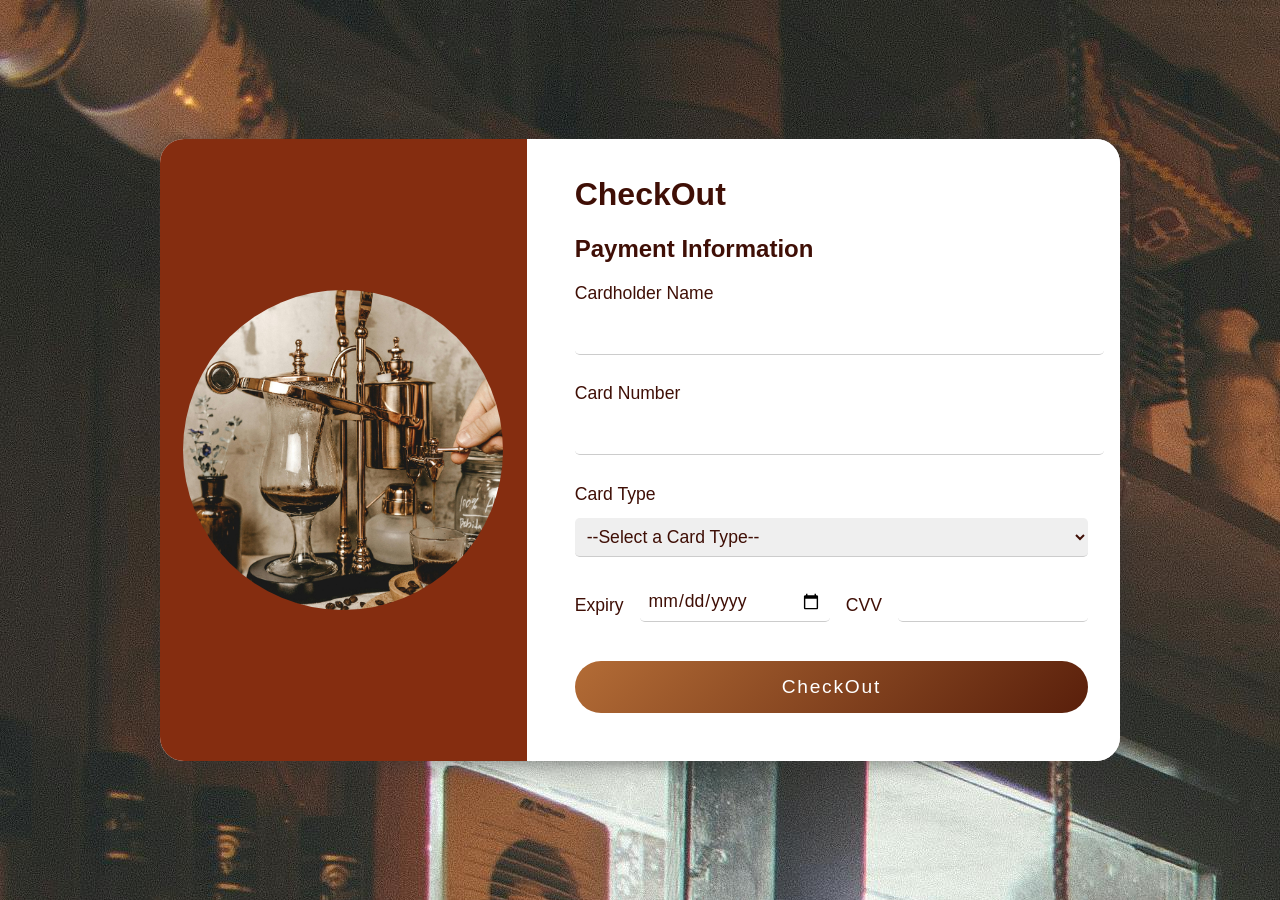
<file: Card.html>
<!DOCTYPE html>
<html lang="en">
<head>
    <meta charset="UTF-8">
    <meta name="viewport" content="width=device-width, initial-scale=1.0">
    <title>Check Out</title>

    <link rel="stylesheet" href="./navigation.css">
    <link rel="stylesheet" href="./footer.css">
    <link rel="stylesheet" href="./checkout.css">

    <style>

        body 
        {
            background-color: rgb(255, 227, 203);
            margin-left: 0;
            margin-right: 0;
            margin-bottom: 0;
        }

        .contents {
            margin: 5px 50px;
            border-radius: 15px;
            padding: 10px 10px;
            background-color: rgb(255, 227, 203);
            flex: 1;
        }

        .line {
            border-bottom: 1px solid rgb(89, 31, 11);
        }

        .separator
        {
            position: absolute;
            z-index: -1;
            width: 100%;
            height: 300px;
        }
    </style>
</head>

<body>
    
    <div class="mainscreen">
          <div class="card">
            <div class="leftside">
              <img
                src="./pexels-jonathanborba-2878709.jpg"
                class="product"
                alt="Shoes" 
              />
            </div>
            <div class="rightside">
              <form action="">
                <h1>CheckOut</h1>
                <h2>Payment Information</h2>
                <p>Cardholder Name</p>
                <input type="text" class="inputbox" name="name" required />
                <p>Card Number</p>
                <input type="number" class="inputbox" name="card_number" id="card_number" required />
    
                <p>Card Type</p>
                <select class="inputbox" name="card_type" id="card_type" required>
                  <option value="">--Select a Card Type--</option>
                  <option value="Visa">Visa</option>
                  <option value="RuPay">Metrobank</option>
                  <option value="MasterCard">BPI</option>
                </select>
    <div class="expcvv">
    
                <p class="expcvv_text">Expiry</p>
                <input type="date" class="inputbox" name="exp_date" id="exp_date" required />
    
                <p class="expcvv_text2">CVV</p>
                <input type="password" class="inputbox" name="cvv" id="cvv" required />
            </div>
                <p></p>
              </form>
              <a href="./index copy.html"><button class="button" onclick="successPayment()">CheckOut</button></a>
            </div>
          </div>
        </div>
      
    <script>
        function successPayment() {
            alert("PAYMENT SUCCESSFUL!\n" + "KEEP TRACK OF YOUR ITEM");
        }
    </script>
</body>
</html>
</file>
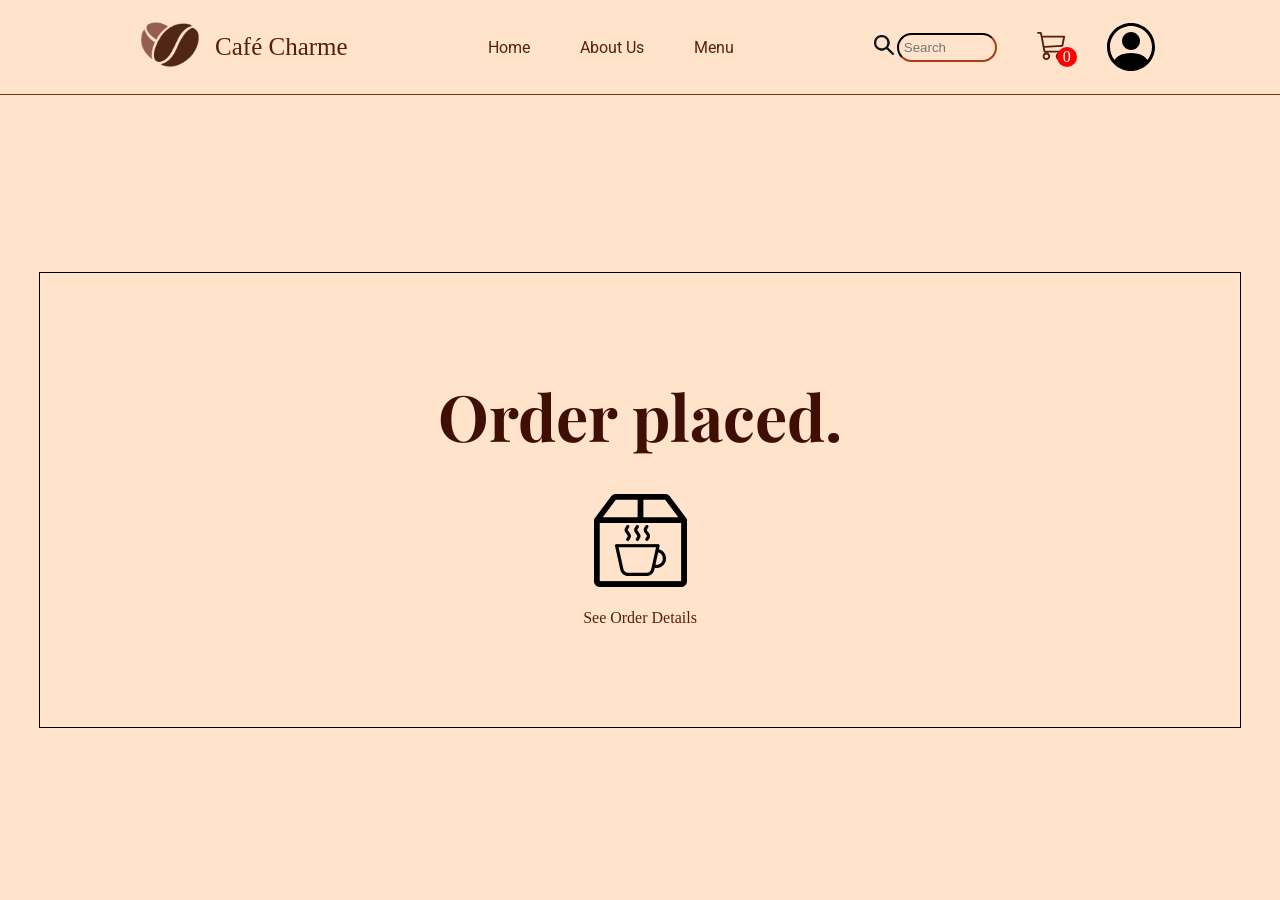
<file: cash.html>
<!DOCTYPE html>
<html lang="en">
<head>
    <meta charset="UTF-8">
    <meta name="viewport" content="width=device-width, initial-scale=1.0">
    <title>Cash On Delivery</title>

    <link rel="stylesheet" href="./cash.css">
    <link rel="stylesheet" href="./navigation.css">

    <link rel="preconnect" href="https://fonts.googleapis.com">
    <link rel="preconnect" href="https://fonts.gstatic.com" crossorigin>
    <link
        href="https://fonts.googleapis.com/css2?family=Roboto:ital,wght@0,100;0,300;0,400;0,500;0,700;0,900;1,100;1,300;1,400;1,500;1,700;1,900&display=swap"
        rel="stylesheet">

    <link rel="preconnect" href="https://fonts.googleapis.com">
    <link rel="preconnect" href="https://fonts.gstatic.com" crossorigin>
    <link
        href="https://fonts.googleapis.com/css2?family=Lora:ital,wght@0,400..700;1,400..700&family=Playfair+Display+SC:ital,wght@0,400;0,700;0,900;1,400;1,700;1,900&display=swap"
        rel="stylesheet">

    <link rel="preconnect" href="https://fonts.googleapis.com">
    <link rel="preconnect" href="https://fonts.gstatic.com" crossorigin>
    <link href="https://fonts.googleapis.com/css2?family=Playfair+Display:ital,wght@0,400..900;1,400..900&display=swap"
        rel="stylesheet">

    <link rel="preconnect" href="https://fonts.googleapis.com">
    <link rel="preconnect" href="https://fonts.gstatic.com" crossorigin>
    <link href="https://fonts.googleapis.com/css2?family=Roboto+Serif:ital,opsz,wght@0,8..144,100..900;1,8..144,100..900&display=swap" rel="stylesheet">

    <style>
        body {
            background-color: rgb(255, 227, 203);
            padding-top: 75px;
            margin-left: 0;
            margin-right: 0;
            margin-bottom: 0;
        }

        .contents {
            margin: 5px 50px;
            border-radius: 15px;
            padding: 10px 10px;
            background-color: rgb(255, 227, 203);
            flex: 1;
        }

        .line {
            border-bottom: 1px solid rgb(89, 31, 11);
        }

        .separator
        {
            position: absolute;
            z-index: -1;
            width: 100%;
            height: 300px;
        }
        
    </style>
</head>
<body>
    <div class="navigation">
        <div class="logo-name">
            <div class="logodiv">
                <a href="./adminlogin.html"><img class="logo" src="./logo-removebg-preview.jpg " alt=""></a>
            </div>
            <div class="name">
                <p><a href="">Café Charme</a></p>
            </div>
        </div>

        <div class="home-service-menu">
            <div class="home-nav">  
                <a href="./index copy.html">Home</a>
            </div>
            <div class="service-nav">
                <a href="./aboutUs copy.html">About Us</a>
            </div>
            <div class="menu-nav">
                <a href="./browsing copy.html">Menu</a>
            </div>
        </div>



        <div class="icon-bar">
            <div class="search-icon">
                <img class="icon" src="./Search Icon.jpg" alt="Search">
            </div>
            <div class="search-bar">
                <input class="bar" type="search" name="" id="" placeholder="Search">
            </div>
        </div>

        <div class="shop-starts">
            <span class="counter">0</span>
            <img class="shop-cart" src="./cart3.svg" alt="">
        </div>

        <div class="profile">
            <a href="./tracking.html"><img class="picc" src="./person-circle.svg" alt=""></a>
        </div>
    </div>
    
    <div class="Order-content">
        <h1 class="myh1">Order placed.</h1>
        <br>
        <br>
        <img src="./Group 321.png" alt="">
        <br>
        <br>
        <a href="./myPurchase.html">See Order Details</a>
    </div>
</body>
</html>
</file>
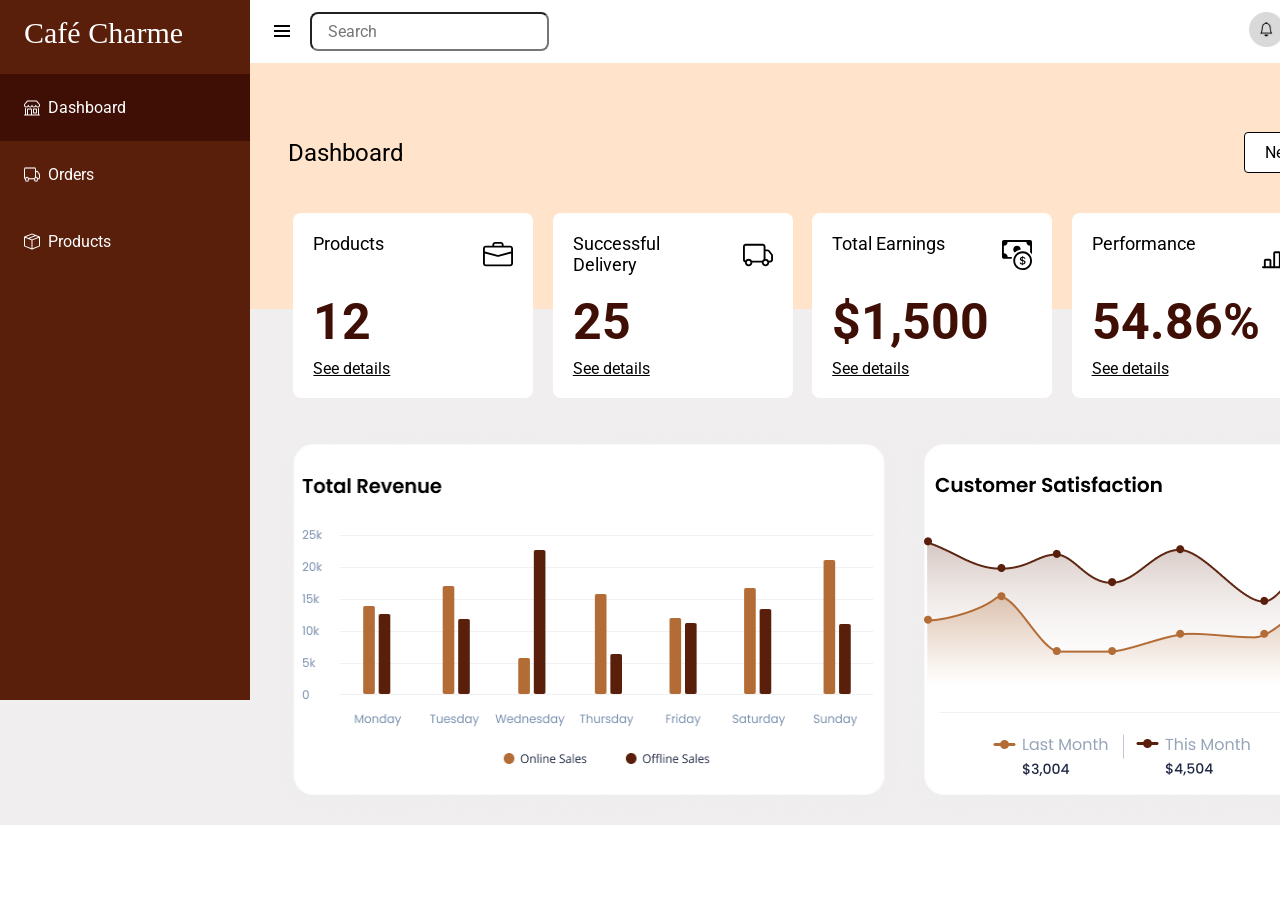
<file: dashboard.html>
<!DOCTYPE html>
<html lang="en">
<head>
    <meta charset="UTF-8">
    <meta name="viewport" content="width=device-width, initial-scale=1.0">
    <title>Admin</title>

    <link rel="stylesheet" href="./dashboard.css">
    
    <link rel="preconnect" href="https://fonts.googleapis.com">
    <link rel="preconnect" href="https://fonts.gstatic.com" crossorigin>
    <link
        href="https://fonts.googleapis.com/css2?family=Roboto:ital,wght@0,100;0,300;0,400;0,500;0,700;0,900;1,100;1,300;1,400;1,500;1,700;1,900&display=swap"
        rel="stylesheet">

    <link rel="preconnect" href="https://fonts.googleapis.com">
    <link rel="preconnect" href="https://fonts.gstatic.com" crossorigin>
    <link
        href="https://fonts.googleapis.com/css2?family=Lora:ital,wght@0,400..700;1,400..700&family=Playfair+Display+SC:ital,wght@0,400;0,700;0,900;1,400;1,700;1,900&display=swap"
        rel="stylesheet">

    <link rel="preconnect" href="https://fonts.googleapis.com">
    <link rel="preconnect" href="https://fonts.gstatic.com" crossorigin>
    <link href="https://fonts.googleapis.com/css2?family=Playfair+Display:ital,wght@0,400..900;1,400..900&display=swap"
        rel="stylesheet">

    <link rel="preconnect" href="https://fonts.googleapis.com">
    <link rel="preconnect" href="https://fonts.gstatic.com" crossorigin>
    <link href="https://fonts.googleapis.com/css2?family=Roboto+Serif:ital,opsz,wght@0,8..144,100..900;1,8..144,100..900&display=swap" rel="stylesheet">
</head>
<body>
        <div class="backgroundSolid1"></div>
        <div class="backgroundSolid2"></div>
        <div class="backgroundSolid3"></div>


    <div class="admin-side">
        <div class="admin-nav">
            <div class="brand-nav">
                <a href="">
                    <p class="name-nav">Café Charme</p>
                </a>
            </div>
            <div class="dashboard-nav-home">
                <img class="home-icon" src="./home-shop.svg" alt="">
                <a href="./dashboard.html">
                    <p>Dashboard</p>
                </a>
            </div>
            <div class="dashboard-nav-orders">
                <img class="home-icon" src="./truck1.png" alt="">
                <a href="./orders.html">
                    <p>Orders</p>
                </a>
            </div>
            <div class="dashboard-nav-products">
                <img class="home-icon" src="box-seam.svg" alt="">
                <a href="./products.html">
                    <p>Products</p>
                </a>
            </div>
        </div>
        <div class="admin-dashboard">
            <div class="bar">
                <div class="ham-search">
                    <div class="hamburger">
                        <div class="line"></div>
                        <div class="line"></div>
                        <div class="line"></div>                    
                    </div>
                    <div class="search-admin">
                        <input class="admin-search" type="search" name="" id="" placeholder="Search">
                    </div>
                </div>

                <div class="notif-profile">
                    <div class="notification">
                        <img class="notif-icon" src="/Group 317.png" alt="">
                    </div>
                    <div class="admin-profile">
                        <img class="profile-admin" src="Group 318.png" alt="">
                    </div>
                </div>
            </div>

            <div class="project-create">
                <p class="project-text">Dashboard</p>
                <div class="project-box">
                    <p>New</p>
                </div>
            </div>

            <div class="stats-cards">
                <div class="statCard-body">
                    <div  class="cardTitle">
                        <div>
                            <p>Products</p>
                        </div>
                            <img class="card-icon" src="projects.svg" alt="">
                    </div>

                    <h1>12</h1>
                    
                    <p class="completed"><u>See details</u></p>
                </div>

                <div class="statCard-body">
                    <div  class="cardTitle">
                        <div>
                            <p>Successful <br> Delivery</p>
                        </div>
                            <img class="card-icon" src="./truck.svg" alt="">
                    </div>

                    <h1>25</h1>
                    
                    <p class="completed"><u>See details</u></p>
                </div>

                <div class="statCard-body">
                    <div  class="cardTitle">
                        <div>
                            <p>Total Earnings</p>
                        </div>
                            <img class="card-icon" src="./cash-coin.svg" alt="">
                    </div>

                    <h1>$1,500</h1>
                    
                    <p class="completed"><u>See details</u></p>
                </div>

                <div class="statCard-body">
                    <div  class="cardTitle">
                        <div>
                            <p>Performance</p>
                        </div>
                            <img class="card-icon" src="./bar-chart-line.svg" alt="">
                    </div>

                    <h1>54.86%</h1>
                    
                    <p class="completed"><u>See details</u></p>
                </div>
            </div>

            <div class="graphs">
                <div class="revenSatis">
                    <img class="Revenue" src="./Total Revenue.png" alt="">
                    <img class="Satisfaction" src="./Customer Satisfaction.png" alt="">
                </div>
                <div>

                </div>
            </div>

        </div>
    </div>
</body>
</html>
</file>
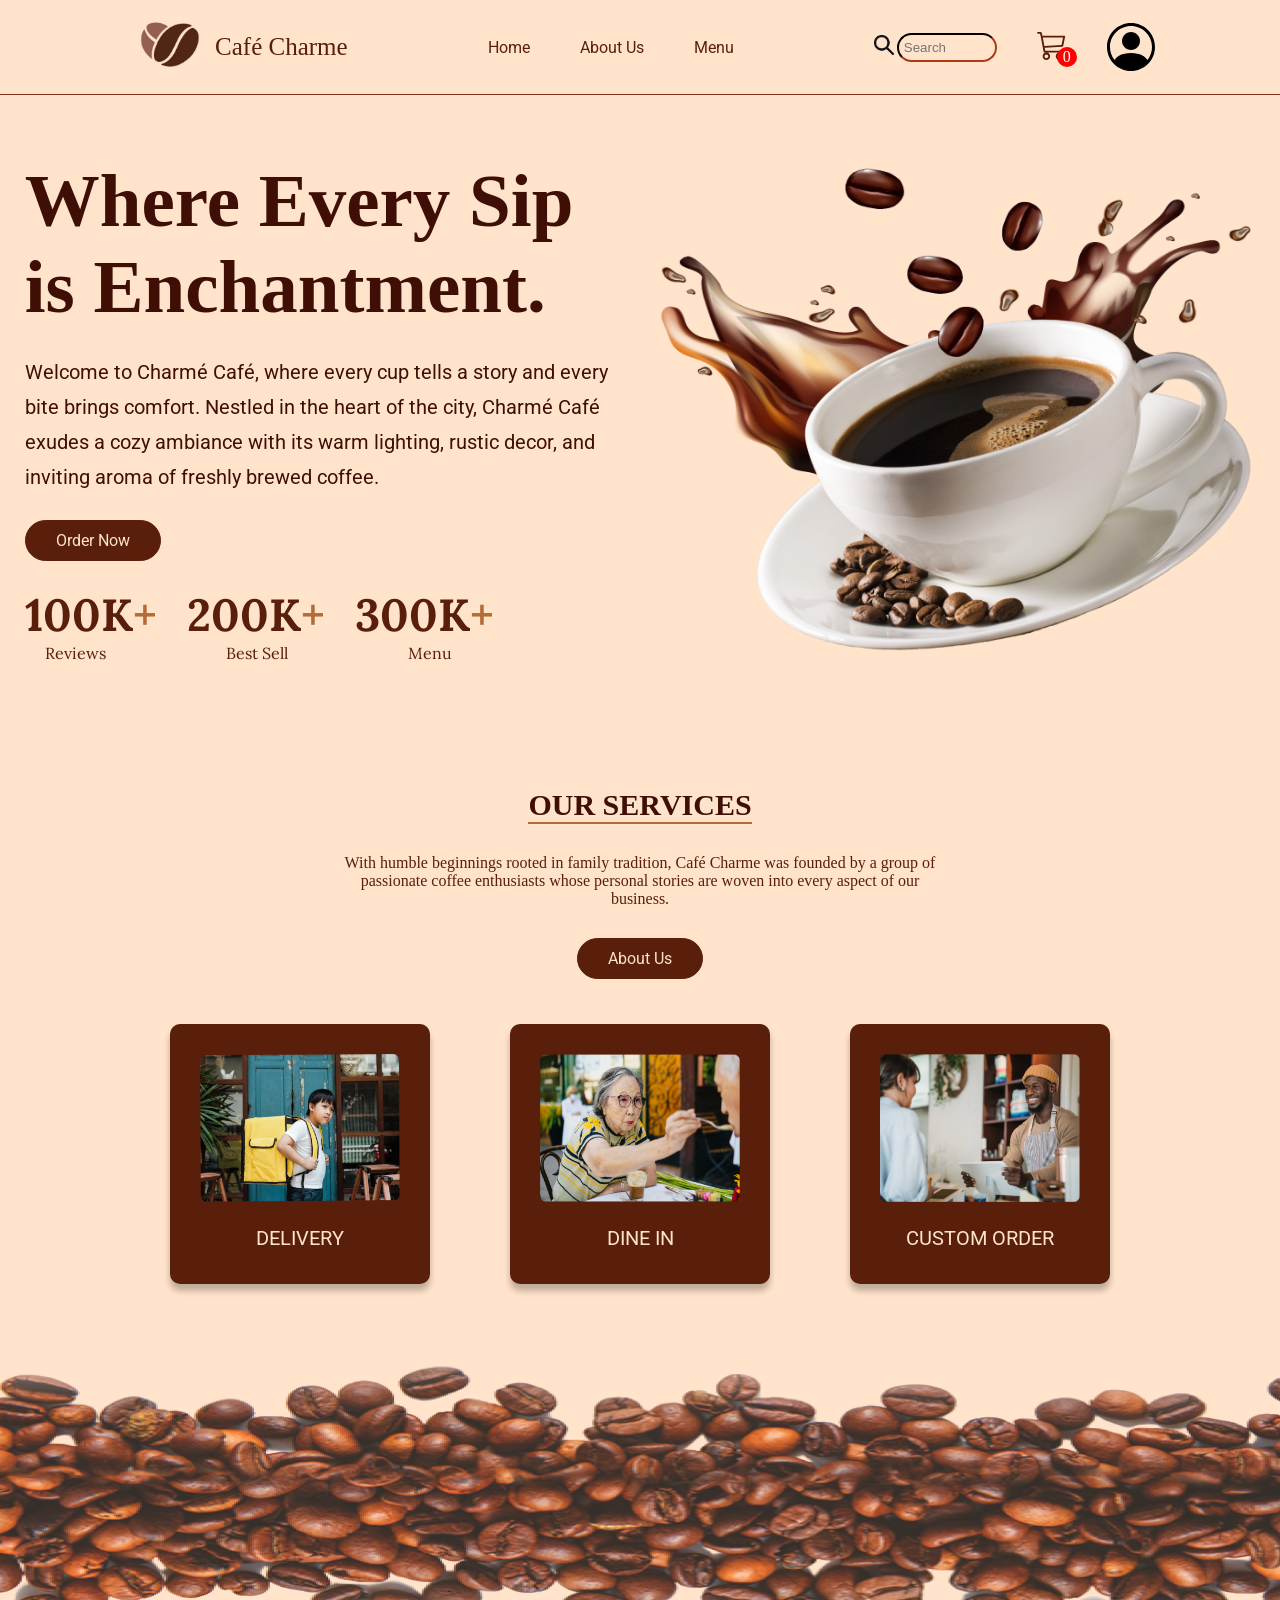
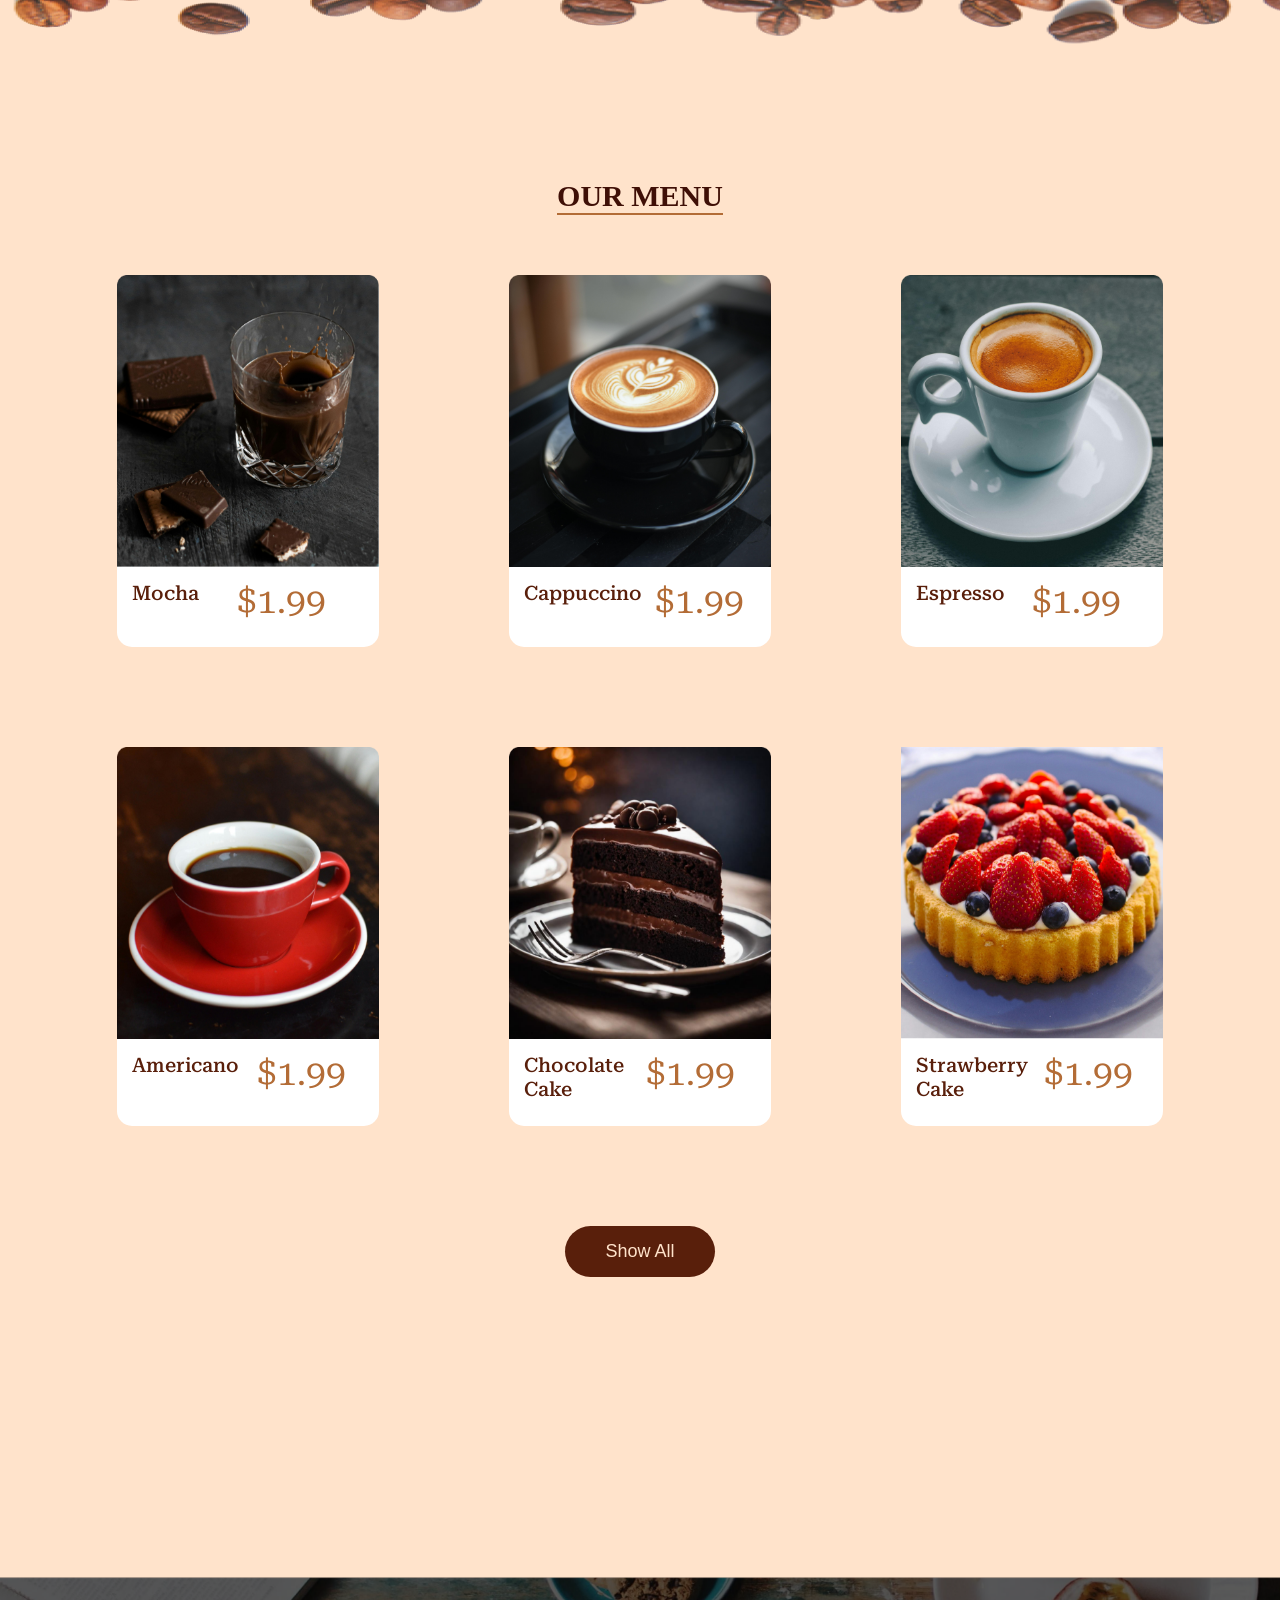
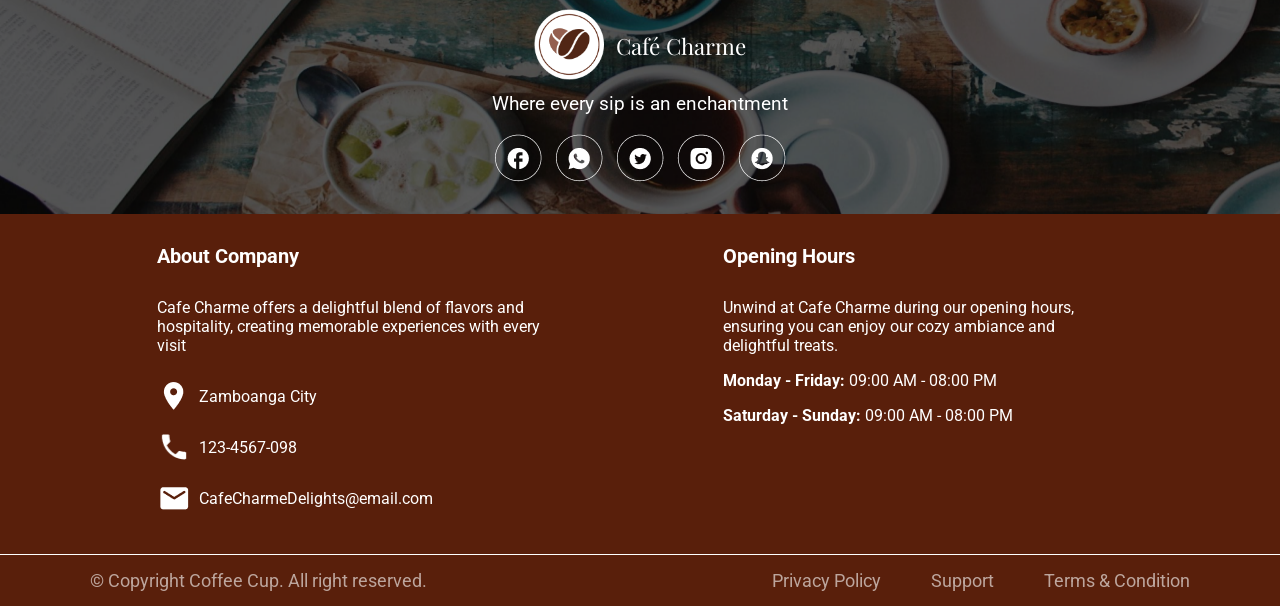
<file: index copy.html>
<!DOCTYPE html>
<html lang="en">

<head>
    <meta charset="UTF-8" />
    <meta name="viewport" content="width=device-width, initial-scale=1.0" />

    <title>Café Charme Final</title>

    <link rel="stylesheet" href="./navigation.css">
    <link rel="stylesheet" href="./home.css">
    <link rel="stylesheet" href="./services.css">
    <link rel="stylesheet" href="./menu.css">
    <link rel="stylesheet" href="./footer.css">
    <link rel="stylesheet" href="./browsing.css">

    <link rel="preconnect" href="https://fonts.googleapis.com">
    <link rel="preconnect" href="https://fonts.gstatic.com" crossorigin>
    <link
        href="https://fonts.googleapis.com/css2?family=Roboto:ital,wght@0,100;0,300;0,400;0,500;0,700;0,900;1,100;1,300;1,400;1,500;1,700;1,900&display=swap"
        rel="stylesheet">

    <link rel="preconnect" href="https://fonts.googleapis.com">
    <link rel="preconnect" href="https://fonts.gstatic.com" crossorigin>
    <link
        href="https://fonts.googleapis.com/css2?family=Lora:ital,wght@0,400..700;1,400..700&family=Playfair+Display+SC:ital,wght@0,400;0,700;0,900;1,400;1,700;1,900&display=swap"
        rel="stylesheet">

    <link rel="preconnect" href="https://fonts.googleapis.com">
    <link rel="preconnect" href="https://fonts.gstatic.com" crossorigin>
    <link href="https://fonts.googleapis.com/css2?family=Playfair+Display:ital,wght@0,400..900;1,400..900&display=swap"
        rel="stylesheet">

    <link rel="preconnect" href="https://fonts.googleapis.com">
    <link rel="preconnect" href="https://fonts.gstatic.com" crossorigin>
    <link href="https://fonts.googleapis.com/css2?family=Roboto+Serif:ital,opsz,wght@0,8..144,100..900;1,8..144,100..900&display=swap" rel="stylesheet">

    <style>
        body {
            background-color: rgb(255, 227, 203);
            padding-top: 75px;
            margin-left: 0;
            margin-right: 0;
            margin-bottom: 0;
        }

        .contents {
            margin: 5px 50px;
            border-radius: 15px;
            padding: 10px 10px;
            background-color: rgb(255, 227, 203);
            flex: 1;
        }

        .line {
            border-bottom: 1px solid rgb(89, 31, 11);
        }

        .separator
        {
            position: absolute;
            z-index: -1;
            width: 100%;
            height: 300px;
        }
        
    </style>
</head>

<body>          
    <div class="contents">
        <div class="navigation">
            <div class="logo-name">
                <div class="logodiv">
                    <a href="./adminlogin.html"><img class="logo" src="./logo-removebg-preview.jpg " alt=""></a>
                </div>
                <div class="name">
                    <p><a href="">Café Charme</a></p>
                </div>
            </div>
    
            <div class="home-service-menu">
                <div class="home-nav">  
                    <a href="./index copy.html">Home</a>
                </div>
                <div class="service-nav">
                    <a href="./aboutUs copy.html">About Us</a>
                </div>
                <div class="menu-nav">
                    <a href="./browsing copy.html">Menu</a>
                </div>
            </div>
    
    
    
            <div class="icon-bar">
                <div class="search-icon">
                    <img class="icon" src="./Search Icon.jpg" alt="Search">
                </div>
                <div class="search-bar">
                    <input class="bar" type="search" name="" id="" placeholder="Search">
                </div>
            </div>
    
            <div class="shop-starts">
                <span class="counter">0</span>
                <img class="shop-cart" src="./cart3.svg" alt="">
            </div>
    
            <div class="profile">
                <a href="./myPurchase.html"><img class="picc" src="./person-circle.svg" alt=""></a>
            </div>
        </div>

        <div class="cartTab">
            <h1>Shopping Cart</h1>
            <div class="listCart">
                <div class="item">
                    <div class="image">
                        <img src="mochaMacho 1.png" alt="">
                    </div>
                    <div class="Nname">
                        Café Mocha
                    </div>
                    <div class="totalPrice">
                        $4.00
                    </div>
                    <div class="quantity">
                        <span class="minus"><</span>
                        <span class="calculate">1</span>
                        <span class="plus">></span>
                    </div>
                </div>
                <div class="item1">
                    <div class="image">
                        <img class="image" src="./Chocolate Cake 11.png" alt="">
                    </div>
                    <div class="Nname">
                        Chocolate Cake
                    </div>
                    <div class="totalPrice">
                        $4.75
                    </div>
                    <div class="quantity">
                        <span class="minus"><</span>
                        <span class="calculate">1</span>
                        <span class="plus">></span>
                    </div>
                    <div class="price-computed">
                        <p class="totalPrice">Total: $8.75</p>
                    </div> 
                </div>



            </div>
            <div class="btn">
                <button class="close">Close</button>
                <a href="./Profile.html"><button class="checkout">Check Out</button></a>
            </div>
        </div>


        <div class="home">
            <div class="left">
                <div class="heading">
                    <p class="head">Where Every Sip is Enchantment.</p>
                </div>
                <div class="head-description">
                    Welcome to Charmé Café, where every cup tells a story and every bite brings comfort. 
                    Nestled in the heart of the city, Charmé Café exudes a cozy ambiance with its warm lighting, 
                    rustic decor, and inviting aroma of freshly brewed coffee.
                </div>
                <div class="order-button">
                    <a href="./browsing copy.html">
                        <button class="button-order">
                            Order Now
                        </button>
                    </a>
                </div>
                <div class="stats">
                    <div class="numbers">
                        <div>
                            <p class="num">100K<span class="plus">+</span></p>
                        </div>
                        <div>
                            <p class="num">200K<span class="plus">+</span></p>
                        </div>
                        <div>
                            <p class="num">300K<span class="plus">+</span></p>
                        </div>
                    </div>

                    <div class="text1">
                        <div>
                            <p class="des">Reviews</p>
                        </div>
                        <div>
                            <p class="des">Best Sell</p>
                        </div>
                        <div>
                            <p class="des">Menu</p>
                        </div>
                    </div>
                </div>
            </div>
            <div class="right">
                <img class="coffee" src="./OfficialCoffee.png" alt="">
            </div>
        </div>

        <div class="services">
            <div class="serve-title">
                <div>
                    <p class="our-services">OUR SERVICES</p>
                </div>
                <div class="serve-description">
                    With humble beginnings rooted in family tradition, Café Charme was founded by a group of passionate coffee enthusiasts whose personal stories are woven into every aspect of our business.                
                </div>
                <div class="order-button1">
                    <a href="./aboutUs copy.html">
                        <button class="button-order1">
                            About Us
                        </button>
                    </a>
                </div>
            </div>
            
            <div class="offer">
                <div class="box">
                    <div class="serve-circle"></div>
                    <div>
                        <img class="pic-1" src="./image 4.png" alt="">
                    </div>
                        <p class="head-text">DELIVERY</p>
                        <p class="pic-description">
                            Lorem ipsum dolor sit amet consectetur adipisicing elit. quisquam suscipit incidunt? quibusdam eius id.
                        </p>
                </div>
                <div class="box">
                    <div class="serve-circle"></div>
                    <div>
                        <img class="pic-1" src="./image 5.png" alt="">
                    </div>
                        <p class="head-text">DINE IN</p>
                </div>
                <div class="box">
                    <div class="serve-circle"></div>
                    <div>
                        <img class="pic-1" src="./image 6.png" alt="">
                    </div>
                        <p class="head-text">CUSTOM ORDER</p>
                </div>
            </div>
        </div>
    </div>
        <img class="separator" src="./image 34.png" alt="">

        <div class="menu">
            <div class="serve-title">
                <div class="title">
                    <p class="our-services">OUR MENU</p>
                </div>
            </div>

            <div class="menus">
                <div class="top">
                    <div class="card-body">
                        <div class="card-pic">
                            <img class="Mocha" src="./Mocha 1.png" alt="">
                        </div>
                        <div class="card-content">
                            <div class="card-cont">
                                <div class="menu-name">
                                    Mocha
                                </div>
                                <div class="price">
                                    $1.99
                                </div>
                            </div>
                        </div>
                    </div>
                    <div class="card-body">
                        <div class="card-pic">
                            <img class="Mocha" src="./Cappuccino 1.png" alt="">
                        </div>
                        <div class="card-content">
                            <div class="card-cont">
                                <div class="menu-name">
                                    Cappuccino
                                </div>
                                <div class="price">
                                    $1.99
                                </div>
                            </div>
                        </div>
                    </div>
                    <div class="card-body">
                        <div class="card-pic">
                            <img class="Mocha" src="./Espresso 1.png" alt="">
                        </div>
                        <div class="card-content">
                            <div class="card-cont">
                                <div class="menu-name">
                                    Espresso
                                </div>
                                <div class="price">
                                    $1.99
                                </div>
                            </div>
                        </div>
                    </div>
                </div>

                <div class="bottom">
                    <div class="card-body">
                        <div class="card-pic">
                            <img class="Mocha" src="./Americano 2.png" alt="">
                        </div>
                        <div class="card-content">
                            <div class="card-cont">
                                <div class="menu-name">
                                    Americano
                                </div>
                                <div class="price">
                                    $1.99
                                </div>
                            </div>
                        </div>
                    </div>
                    <div class="card-body">
                        <div class="card-pic">
                            <img class="Mocha" src="./Chocolate Cake 1.png" alt="">
                        </div>
                        <div class="card-content">
                            <div class="card-cont">
                                <div class="menu-name">
                                    Chocolate Cake
                                </div>
                                <div class="price">
                                    $1.99
                                </div>
                            </div>
                        </div>
                    </div>
                    <div class="card-body">
                        <div class="card-pic">
                            <img class="Mocha" src="./Strawberry Cake 1.png" alt="">
                        </div>
                        <div class="card-content">
                            <div class="card-cont">
                                <div class="menu-name">
                                    Strawberry Cake
                                </div>
                                <div class="price">
                                    $1.99
                                </div>
                            </div>
                        </div>
                    </div>
                </div>
                
                <div class="browsing-button">
                    <a href="./browsing copy.html"><button  class="To-Browsing">Show All</button></a>
                </div>

            </div>
        </div>

<script type="text/javascript">
    alert("Click the Brand Logo to access Admin side");
</script>

<script src="./app.js">
</script>

<script src="./browsing.js"></script>
</body>

<footer>
    <div class="footer-top">
        <div class="footer-logo">
            <div>
                <img class="footer-brand-logo" src="./Group 29.png" alt="">
            </div>
            <p class="footer-brand-name">Café Charme</p>
        </div>
        <div>
            <p class="footer-text">Where every sip is an enchantment</p>
        </div>
        <div class="footer-platforms">
            <img class="footer-frame" src="./Frame 36.png" alt="">
        </div>
    </div>

    <div class="footer-bottom">
        <div class="footer-bottom-left">
            <p class="footer-bottom-text">
                About Company
            </p>
            <p class="about-company">
                Cafe Charme offers a delightful blend of flavors and hospitality, creating memorable experiences with every visit
            </p>
            <div class="other-infos">
                <img src="./mdi_location.png" alt="">
                <p>Zamboanga City</p>
            </div>
            <div class="other-infos">
                <img src="mdi_call.png" alt="">
                <p>123-4567-098</p>
            </div>
            <div class="other-infos">
                <img src="./ic_round-email.png" alt="">
                <p>CafeCharmeDelights@email.com</p>
            </div>
        </div>
        <div class="footer-bottom-right">
            <p class="footer-bottom-text">
                Opening Hours
            </p>
            <p class="about-company">
                Unwind at Cafe Charme during our opening hours, ensuring you can enjoy our cozy ambiance and delightful treats.
            </p>
            <p>
                <p><span class="bolded">Monday - Friday: </span> 09:00 AM - 08:00 PM</p>
            </p>
            <p>
                <p><span class="bolded">Saturday - Sunday: </span> 09:00 AM - 08:00 PM</p>
            </p>
        </div>
    </div>

    <div class="foot-footer">
        <div>
            © Copyright Coffee Cup. All right reserved.
        </div>

        <div class="foot-footer-trio">
            <div>Privacy Policy</div>
            <div>Support</div>
            <div>Terms & Condition</div>
        </div>
    </div>
</footer>

</html>
</file>
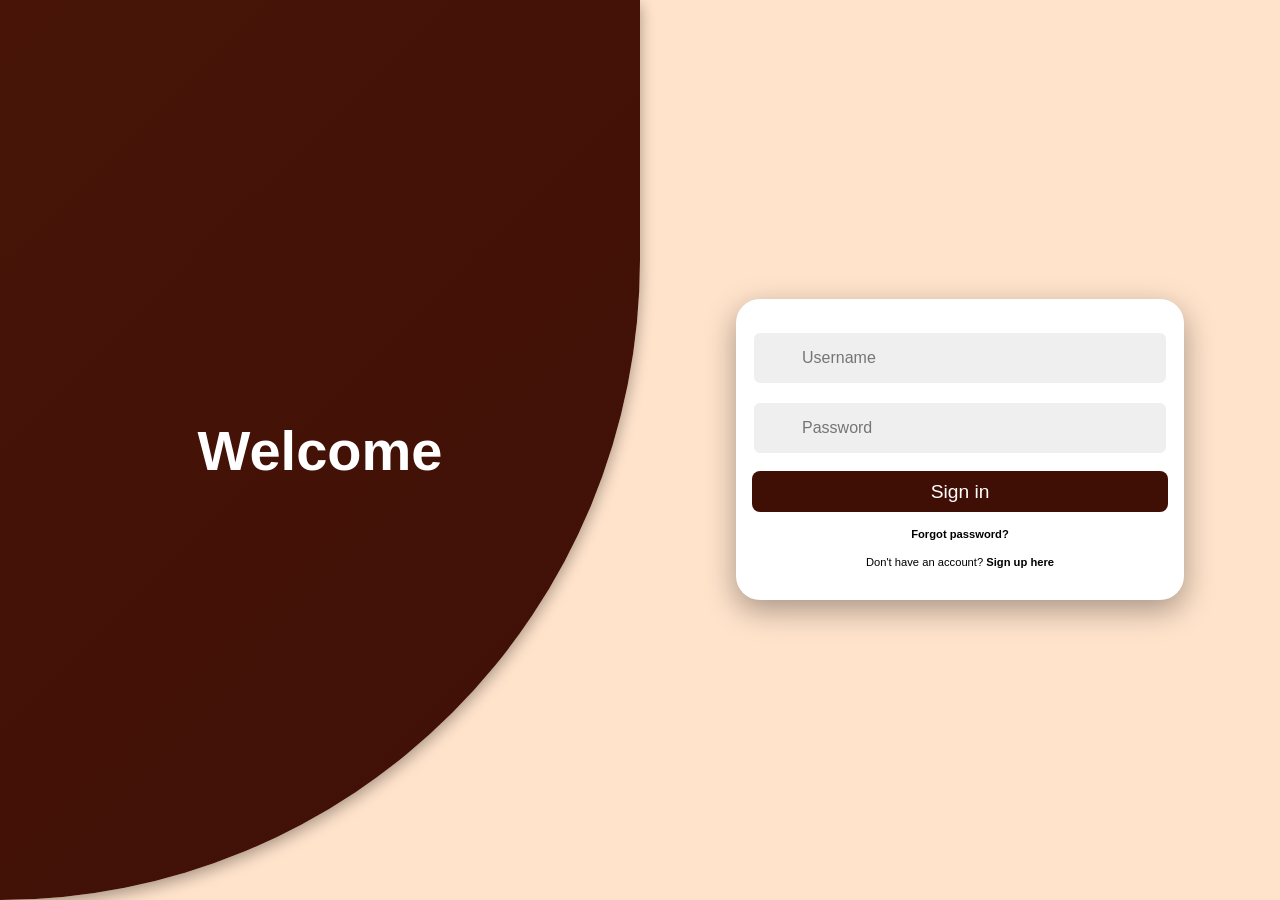
<file: login.html>
<!DOCTYPE html>
<html lang="en">
<head>
    <meta charset="UTF-8">
    <meta name="viewport" content="width=device-width, initial-scale=1.0">
    <title>Login</title>

    <link rel="stylesheet" href="./login.css">

    <link
    href="https://fonts.googleapis.com/css2?family=Roboto:ital,wght@0,100;0,300;0,400;0,500;0,700;0,900;1,100;1,300;1,400;1,500;1,700;1,900&display=swap"
    rel="stylesheet">

</head>

<body>
    <div id="container" class="container">
		<div class="row">
			<div class="col align-items-center flex-col sign-up">
				<div class="form-wrapper align-items-center">
					<div class="form sign-up">
						<div class="input-group">
							<i class='bx bxs-user'></i>
							<input type="text" placeholder="Username">
						</div>
						<div class="input-group">
							<i class='bx bx-mail-send'></i>
							<input type="email" placeholder="Email">
						</div>
						<div class="input-group">
							<i class='bx bxs-lock-alt'></i>
							<input type="password" placeholder="Password">
						</div>
						<div class="input-group">
							<i class='bx bxs-lock-alt'></i>
							<input type="password" placeholder="Confirm password">
						</div>
						<a href="./index copy.html">
							<button>
								Sign up
							</button>
						</a>

						<p>
							<span>
								Already have an account?
							</span>
							<b onclick="toggle()" class="pointer">
								Sign in here
							</b>
						</p>
					</div>
				</div>
			
			</div>

			<div class="col align-items-center flex-col sign-in">
				<div class="form-wrapper align-items-center">
					<div class="form sign-in">
						<div class="input-group">
							<i class='bx bxs-user'></i>
							<input type="text" placeholder="Username">
						</div>
						<div class="input-group">
							<i class='bx bxs-lock-alt'></i>
							<input type="password" placeholder="Password">
						</div>

						<a href="./index copy.html">
						<button class="Go-Log">
							Sign in
						</button>

						</a>

						<p>
							<b>
								Forgot password?
							</b>
						</p>
						<p>
							<span>
								Don't have an account?
							</span>
							<b onclick="toggle()" class="pointer">
								Sign up here
							</b>
						</p>

					</div>
				</div>
				<div class="form-wrapper">
		
				</div>
			</div>

		</div>

		<div class="row content-row">
			<div class="col align-items-center flex-col">
				<div class="text sign-in">
					<h2>
						Welcome
					</h2>
	
				</div>
				<div class="img sign-in">
		
				</div>
			</div>

			<div class="col align-items-center flex-col">
				<div class="img sign-up">
				
				</div>
				<div class="text sign-up">
					<h2>
						Join with us
					</h2>
	
				</div>
			</div>
            
		</div>

    </div>

    <script src="./login.js"></script>
</body>

</html>
</file>
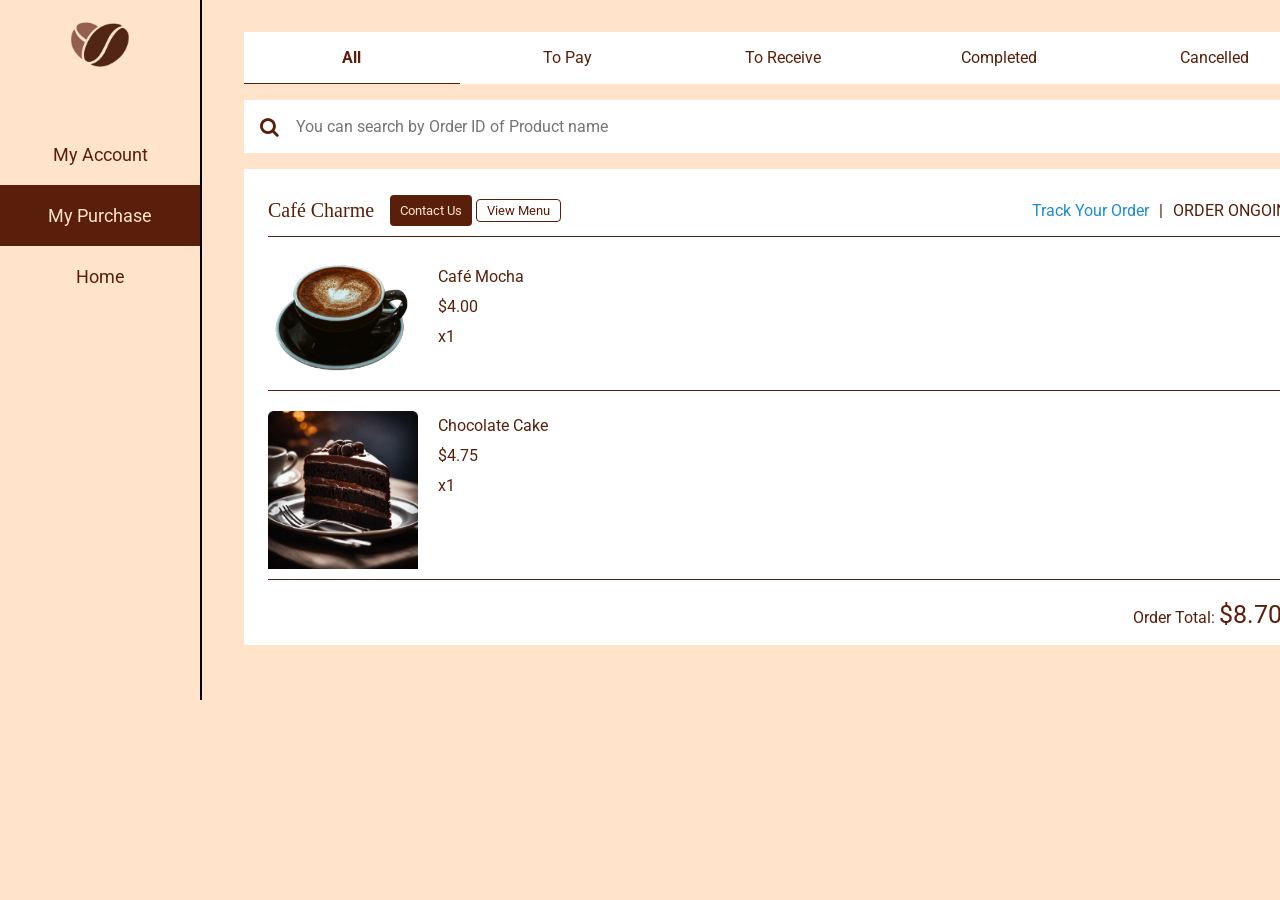
<file: myPurchase.html>
<!DOCTYPE html>
<html lang="en">
<head>
    <meta charset="UTF-8">
    <meta name="viewport" content="width=device-width, initial-scale=1.0">
    <title>My Purchase</title>

    <link rel="stylesheet" href="./myPurchase.css">

    <link rel="preconnect" href="https://fonts.googleapis.com">
    <link rel="preconnect" href="https://fonts.gstatic.com" crossorigin>
    <link
        href="https://fonts.googleapis.com/css2?family=Roboto:ital,wght@0,100;0,300;0,400;0,500;0,700;0,900;1,100;1,300;1,400;1,500;1,700;1,900&display=swap"
        rel="stylesheet">

    <link rel="preconnect" href="https://fonts.googleapis.com">
    <link rel="preconnect" href="https://fonts.gstatic.com" crossorigin>
    <link
        href="https://fonts.googleapis.com/css2?family=Lora:ital,wght@0,400..700;1,400..700&family=Playfair+Display+SC:ital,wght@0,400;0,700;0,900;1,400;1,700;1,900&display=swap"
        rel="stylesheet">

    <link rel="preconnect" href="https://fonts.googleapis.com">
    <link rel="preconnect" href="https://fonts.gstatic.com" crossorigin>
    <link href="https://fonts.googleapis.com/css2?family=Playfair+Display:ital,wght@0,400..900;1,400..900&display=swap"
        rel="stylesheet">

    <link rel="preconnect" href="https://fonts.googleapis.com">
    <link rel="preconnect" href="https://fonts.gstatic.com" crossorigin>
    <link href="https://fonts.googleapis.com/css2?family=Roboto+Serif:ital,opsz,wght@0,8..144,100..900;1,8..144,100..900&display=swap" rel="stylesheet">


    <link rel="stylesheet" href="https://cdnjs.cloudflare.com/ajax/libs/font-awesome/4.7.0/css/font-awesome.min.css">
    <style>
        body {
            background-color: #ffe3cb;
            margin-left: 0;
            margin-right: 0;
            margin-bottom: 0;
        }

        .contents {
            margin: 5px 50px;
            border-radius: 15px;
            padding: 10px 10px;
            background-color: rgb(255, 227, 203);
            flex: 1;
        }

        .line {
            border-bottom: 1px solid rgb(89, 31, 11);
        }

        .separator
        {
            position: absolute;
            z-index: -1;
            width: 100%;
            height: 300px;
        }
        
    </style>
</head>
<body>
        <div class="sidebarNav">
            <div>        
                <img class="logo" src="./logo-removebg-preview.jpg" alt="">
            </div>
            <div class="links">
                <a href="">My Account</a>
                <a class="myPurchaseSection" href="./aboutUs copy.html">My Purchase</a>
                <a href="./index copy.html">Home</a>
            </div>
        </div>
        <div class="content">
            <div class="top">
                <a id="selected" class="specificator" href="">All</a>
                <a class="specificator" href="">To Pay</a>
                <a class="specificator" href="">To Receive</a>
                <a class="specificator" href="">Completed</a>
                <a class="specificator" href="">Cancelled</a>
            </div>

            <div class="searchSearch">
                <i class="fa fa-search"></i>
                <input class="searchBar" type="search" placeholder="You can search by Order ID of Product name">
            </div>

            <div class="orderInfo">
                <div class="infoTop">
                    <div class="infoTopLeft">
                        <p class="brand">
                            Café Charme
                        </p>
                        <div class="contViewBtns">
                            <button class="contUs">Contact Us</button>
                            <button class="viewMenu">View Menu</button>
                        </div>
                    </div>
                    <div class="infoTopRight">
                        <a href="./tracking.html">Track Your Order</a>
                        <p>|</p>
                        <p>ORDER ONGOING</p>
                    </div>
                </div>

                <div class="infoBottom">
                    <div class="orderContent">
                        <img class="productPic" src="mochaMacho 1.png" alt="">
                        <div class="textInfo">
                            <p>Café Mocha</p>
                            <p>$4.00</p>
                            <p>x1</p>
                        </div>
                    </div>
                    <div class="orderContent">
                        <img class="productPic" src="Chocolate Cake 1.png" alt="">
                        <div class="textInfo">
                            <p>Chocolate Cake</p>
                            <p>$4.75</p>
                            <p>x1</p>
                        </div>
                    </div>
                </div>

                <div class="totalShiz">
                    <p>Order Total: <span class="totaCost">$8.70</span></p>
                </div>

            </div>
        </div>
</body>
</html>
</file>
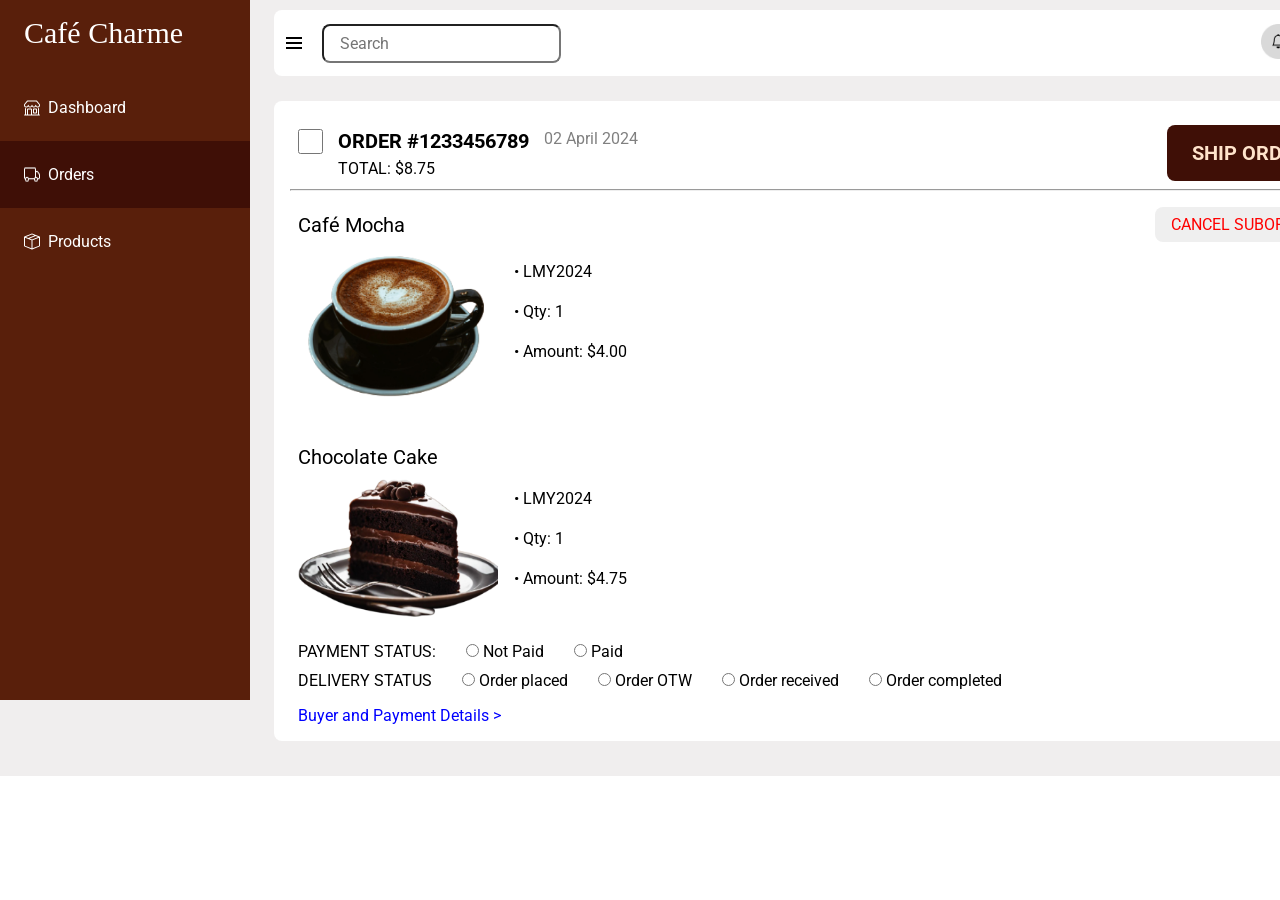
<file: orders.html>
<!DOCTYPE html>
<html lang="en">
<head>
    <meta charset="UTF-8">
    <meta name="viewport" content="width=device-width, initial-scale=1.0">
    <title>Orders</title>

</head>
<body>
    <link rel="stylesheet" href="./orders.css">
    
    <link rel="preconnect" href="https://fonts.googleapis.com">
    <link rel="preconnect" href="https://fonts.gstatic.com" crossorigin>
    <link
        href="https://fonts.googleapis.com/css2?family=Roboto:ital,wght@0,100;0,300;0,400;0,500;0,700;0,900;1,100;1,300;1,400;1,500;1,700;1,900&display=swap"
        rel="stylesheet">

    <link rel="preconnect" href="https://fonts.googleapis.com">
    <link rel="preconnect" href="https://fonts.gstatic.com" crossorigin>
    <link
        href="https://fonts.googleapis.com/css2?family=Lora:ital,wght@0,400..700;1,400..700&family=Playfair+Display+SC:ital,wght@0,400;0,700;0,900;1,400;1,700;1,900&display=swap"
        rel="stylesheet">

    <link rel="preconnect" href="https://fonts.googleapis.com">
    <link rel="preconnect" href="https://fonts.gstatic.com" crossorigin>
    <link href="https://fonts.googleapis.com/css2?family=Playfair+Display:ital,wght@0,400..900;1,400..900&display=swap"
        rel="stylesheet">

    <link rel="preconnect" href="https://fonts.googleapis.com">
    <link rel="preconnect" href="https://fonts.gstatic.com" crossorigin>
    <link href="https://fonts.googleapis.com/css2?family=Roboto+Serif:ital,opsz,wght@0,8..144,100..900;1,8..144,100..900&display=swap" rel="stylesheet">
    
    <div class="admin-side">
        <div class="admin-nav">
            <div class="brand-nav">
                <a href=".">
                    <p class="name-nav">Café Charme</p>
                </a>
            </div>
            <div class="dashboard-nav-home">
                <img class="home-icon" src="./home-shop.svg" alt="">
                <a href="./dashboard.html">
                    <p>Dashboard</p>
                </a>
            </div>
            <div class="dashboard-nav-orders">
                <img class="home-icon" src="./truck1.png" alt="">
                <a href="./orders.css">
                    <p>Orders</p>
                </a>
            </div>
            <div class="dashboard-nav-products">
                <img class="home-icon" src="box-seam.svg" alt="">
                <a href="./products.html">
                    <p>Products</p>
                </a>
            </div>
        </div>
        
        <div class="admin-dashboard">
            <div class="bar">
                <div class="ham-search">
                    <div class="hamburger">
                        <div class="line"></div>
                        <div class="line"></div>
                        <div class="line"></div>                    
                    </div>
                    <div class="search-admin">
                        <input class="admin-search" type="search" name="" id="" placeholder="Search">
                    </div>
                </div>

                <div class="notif-profile">
                    <div class="notification">
                        <img class="notif-icon" src="/Group 317.png" alt="">
                    </div>
                    <div class="admin-profile">
                        <img class="profile-admin" src="Group 318.png" alt="">
                    </div>
                </div>
            </div>

            <div class="order-segment">
                <div class="order-top">
                    <div class="top-left">
                        <div class="check-box">
                            <input class="box-check" type="checkbox">
                        </div>
                        <div class="title">
                            <div><p class="order-number">ORDER #1233456789</p></div>
                            <div><p class="total">TOTAL: $8.75</p></div>
                        </div>
                        <div class="date">02 April 2024</div>
                    </div>
                    
                    <div class="top-right"><button id="shipOrder" class="ship-button">SHIP ORDER</button></div>
                </div>
                <hr>
                <div class="order-bottom">
                    <div class="order-bottom-top">
                        <div class="product-name">Café Mocha</div>
                        <div class="cancel-button"><button id="orderCancelled" class="button-cancel">CANCEL SUBORDER</button></div>
                    </div>
                    <div class="order-bottom-middle">
                        <div class="product image"><img class="product-image" src="./mochaMacho 1.png" alt=""></div>
                        <div class="product-information">
                            <p>• LMY2024</p>
                            <p>• Qty: 1</p>
                            <p>• Amount: $4.00</p>
                        </div>
                    </div>
                    
                </div>
                <div class="order-bottom">
                    <div class="order-bottom-top">
                        <div class="product-name">Chocolate Cake</div>
                    </div>
                    <div class="order-bottom-middle">
                        <div class="order-bottom-middle-left">
                            <div class="product image"><img class="product-image" src="./Chocolate Cake 11.png" alt=""></div>
                            <div class="product-information">
                                <p>• LMY2024</p>
                                <p>• Qty: 1</p>
                                <p>• Amount: $4.75</p>
                            </div>
                        </div>
                        
                    </div>
                            
                    <div class="order-bottom-bottom-right">
                        <div class="updating-payment">
                            <p>PAYMENT STATUS:</p>
                            <div>
                                        <input type="radio" name="payment">
                                        <label for="unpaid">Not Paid</label>
                            </div>
                                    <div>
                                        <input type="radio" name="payment">
                                        <label for="paid">Paid</label>
                                    </div>
                        </div>
                                <div class="delivery-status">
                                    <p>DELIVERY STATUS</p>
                                    <div>
                                        <input type="radio" name="delivery">
                                        <label for="unpaid">Order placed</label>
                                    </div>
                                    <div>
                                        <input type="radio" name="delivery">
                                        <label for="paid">Order OTW</label>
                                    </div>
                                    <div>
                                        <input type="radio" name="delivery">
                                        <label for="unpaid">Order received</label>
                                    </div>
                                    <div>
                                        <input type="radio" name="delivery">
                                        <label for="paid">Order completed</label>
                                    </div>
                                </div>
                            </div>
                    </div>

                    <div class="order-bottom-bottom-left">
                        <a class="buyer-link" href="">                            
                            Buyer and Payment Details >
                        </a>
                    </div>

                    <script src="./orders.js"></script>
            </div>
        </div>
    </div>
</body>
</html>
</file>
<file: navigation.css>
.navigation {
    display: flex;
    display: row;
    align-items: center;
    flex: 1;
    padding-left: 85px;
    padding-right: 85px;
    position: fixed;
    top: 0;
    left: 0;
    right: 0;
    background-color: rgb(255, 227, 203);
    border-bottom: 1px solid rgb(133, 45, 16);
    z-index: 1;
    justify-content: space-evenly;
}

.home-nav:hover {
    border-bottom: 2px solid rgb(89, 31, 11);
}

.service-nav:hover {
    border-bottom: 2px solid rgb(89, 31, 11);
}

.menu-nav:hover {
    border-bottom: 2px solid rgb(89, 31, 11);
}

.logo-name {
    display: flex;
    flex-direction: row;
    align-items: center;
}

.logo {
    width: 90px;
}

.name {
    font-family: Playfair;
    font-size: 25px;
    color: rgb(89, 31, 11);
}

.home-service-menu {
    padding-left: 100px;
    padding-right: 100px;
    display: flex;
    flex-direction: row;
    align-items: center;
    column-gap: 50px;
    font-family: Roboto;
    font-size: 16px;
}

a {
    text-decoration: none;
    color: rgb(89, 31, 11);
}

.shop-cart
{
    width: 30px;
    height: 30px;
}

.icon-bar {
    display: flex;
    flex-direction: row;
    column-gap: 3px;
    align-items: center;
}

.icon {
    width: 20px;
    padding: 5px, 0, 0 ,0;
}

.bar {
    border-radius: 30px;
    padding: 5px;
    background-color: transparent;
    border-color: rgb(89, 31, 11);
    width: 100px;
    transition: width 1s;
}

.bar:hover {
    width: 150px;
    border-color: rgb(89, 31, 11);

}

.bar:focus {
    width: 150px;
    border-color: rgb(89, 31, 11);
}

.log-in {
    font-family: Roboto;
    font-size: 18px;
    border: 1px solid rgb(89, 31, 11);
    border-radius: 35px;
    background-color: rgb(89, 31, 11);
    color: rgb(255, 227, 203);
    padding: 10px 30px;
    transition: background-color 0.5s, color 0.5s;
    margin-left: 50px;
    position: relative;

}

.log-in:hover {
    background-color: rgb(255, 227, 203);
    color: rgb(89, 31, 11);
    border: 1px solid rgb(89, 31, 11);
    cursor: pointer;
}

.shop-starts
{
    position: relative;
}

.counter
{
    display: flex;
    background-color: red;
    width: 20px;
    height: 20px;
    justify-content: center;
    align-items: center;
    color: white;
    border-radius: 50%;
    position: absolute;
    top: 50%;
    right: -10px;
}

.cartTab
{
    padding-top: 100px;
    width: 400px;
    background-color: #353432;
    color: #eee;
    position: fixed;
    top: 0;
    right: 0;
    bottom: 0;
    inset: 0 -400px 0 auto;
    display: grid;
    grid-template-rows: 70px 1fr 70px;
}

body.showCart .cartTab
{
    inset: 0 0 0 auto;
}

.cartTab h1
{
    padding: 20px;
    margin: 0;
    font-weight: 300;
}

.cartTab .btn
{
    display: grid;
    grid-template-columns: repeat(2, 1fr);
}

.cartTab .btn .checkout
{
    background-color: rgb(24, 197, 24);
    border: none;
    font-family: Roboto;
    font-weight: 500;
    cursor: pointer;
    width: 100%;
    height: 100%;
}

.cartTab .btn .close
{
    background-color: rgb(255, 77, 77);
    border: none;
}

.cartTab .listCart .item img
{
    width: 100%;
}

.item
{
    display: none;
}

.visible
{
    display: grid;
    grid-template-columns: 70px 150px 50px 1fr;
    gap: 10px;
    text-align: center;
    align-items: center;
}

.listCart .quantity span
{
    display: inline-block;
    width: 20px;
    height: 20px;
    background-color: #eee;
    color: #555;
    border-radius: 50%;
    cursor: pointer;
}

.listCart .quantity span:nth-child(2)
{
    background-color: transparent;
    color: #eee;
}

.listCart .quantity span:nth-child(even)
{
    background-color: #eee1;
}

.listCart
{
    overflow: auto;
}

.listCart::-Webkit-scrollbar
{
    width: 0;
}

.profile
{
    width: 48px;
    height: 48px;
}

.picc
{
    width: 100%;
    height: 100%;
}

.shop-cart:hover
{
    cursor: pointer;
}
</file>
<file: home.css>
.home {
    display: flex;
    flex-direction: row;
    padding-left: 90px;
    padding-right: 90px;
    padding-top: 60px;
    column-gap: 30px;
    margin-bottom: 95px;
    justify-content: center;
}

.home-nav:hover {
    border-bottom: 2px solid rgb(89, 31, 11);
}

.service-nav:hover {
    border-bottom: 2px solid rgb(89, 31, 11);
}

.menu-nav:hover {
    border-bottom: 2px solid rgb(89, 31, 11);
}

.head {
    font-size: 75px;
    font-weight: 700;
    color: rgb(63, 15, 6);
    width: 600.49px;
    margin-bottom: 25px;
    margin-top: 0;
}

.head-description {
    font-family: Roboto;
    font-size: 20px;
    color: rgb(63, 15, 6);
    width: 600.49px;
    margin-bottom: 25px;
    line-height: 35px;
}

.button-order1 {
    border-style: none;
    border: 1px solid rgb(89, 31, 11);
    padding: 10px 30px;
    border-radius: 30px;
    background-color: rgb(89, 31, 11);
    color: rgb(255, 227, 203);
    font-family: Roboto;
    font-size: 16px;
    margin-bottom: 25px;
    transition: backgroud-color 0.5s, color 0.5s;
}

.button-order1:hover
{
    background-color: rgb(255, 227, 203);
    color: rgb(89, 31, 11);
    cursor: pointer;
}

.item1
{
    display: none;
}

.button-order {
    border-style: none;
    border: 1px solid rgb(89, 31, 11);
    padding: 10px 30px;
    border-radius: 30px;
    background-color: rgb(89, 31, 11);
    color: rgb(255, 227, 203);
    font-family: Roboto;
    font-size: 16px;
    margin-bottom: 25px;
    transition: backgroud-color 0.5s, color 0.5s;
}

.button-order:hover {
    background-color: rgb(255, 227, 203);
    color: rgb(89, 31, 11);
    border: 1px solid rgb(89, 31, 11);
    cursor: pointer;
}

.stats {
    display: flex;
    flex-direction: column;
}

.numbers {
    display: flex;
    flex-direction: row;
    column-gap: 30px;
    font-family: Lora;
    font-size: 45px;
    color: rgb(89, 31, 11);
    font-weight: 700;
}

.num {
    margin: 0px;
}

.plus {
    color: rgb(179, 108, 54);
}

.text1 {
    display: flex;
    flex-direction: row;
    column-gap: 120px;
    padding-left: 20px;
    padding-right: 60px;
    font-family: Lora;
    font-size: 16px;
    color: rgb(89, 31, 11);
}

.des
{
    margin: 0;
}

.coffee {
    align-self: center;
    width: 600px;
    height: 500px;
}
</file>
<file: services.css>
.services
        {
            display: flex;
            flex-direction: column;
            column-gap: 50px;
            justify-content: center;
            align-items: center;
            padding-left: 90px;
            padding-right: 90px;
            padding-bottom: 30px;
        }

        .serve-title
        {
            display: flex;
            flex-direction: column;
            align-items: center;
        }

        .our-services
        {
            font-size: 30px;
            font-weight: 600;
            color: rgb(63, 15, 6);
            margin-bottom: 30px;
            border-bottom: 2px solid rgb(179, 108, 54);
        }

        .serve-description
        {
            font-style: Roboto;
            font-size: 16px;
            color: rgb(89, 31, 11);
            width: 610px;
            text-align: center;
            margin-bottom: 30px;
        }

        .offer
        {
            display: flex;
            flex-direction: row;
            column-gap: 80px;
            height: 300px;
            width: 1000px;
            align-items: center;
            justify-content: center;
            border-radius: 10px;
        }

        .box
        {
            background-color: #591F0B;
            width: 200px;
            height: 200px;
            padding: 30px;
            border-radius: 10px;
            box-shadow: 0px 6.632px 6.632px 0px rgba(0, 0, 0, 0.25);            
            display: flex;
            flex-direction: column;
        }

        .pic-1
        {
            width: 100%;
            height: 148.05px;
            position: relative;
            z-index: 0.5;
        }

        .pic-description
        {
            position: absolute;
            width: 180px;
            visibility: hidden;
            opacity: 0.;
        }

        .pic-1:hover .pic-description
        {
            visibility: visible;
            opacity: 1;
        }

        .head-text
        {
            text-align: center;
            color: #FFE3CB;
            font-family: roboto;
            font-size: 20px;
        }


        
        .coffee-cup
        {
            width: 80px;
            border-radius: 50%;
        }
</file>
<file: menu.css>
.menu
{
    padding-top: 400px;
}

.menus
{
    display: flex;
    flex-direction: column;
    padding-top: 30px;
    column-gap: 30px;
    margin-bottom: 300px;
    row-gap: 100px;
}


.top
{
    display: flex;
    flex-direction: row;
    justify-content: center;
    column-gap: 130px;
}

.pic-menu
{
    width: 100%;
    border-radius: 30px;
}

.menu-pic
{
    width: 200px;
}

.price
{
    text-align: center;
    font-size: 30px;
}

.bottom
{
    display: flex;
    flex-direction: row;
    justify-content: center;
    column-gap: 130px;
}

.footer
{
    padding-top: 30px;
}

.bg-separate
{
    position: absolute;
    z-index: -1;
    top: 0;
    left: 0;
}

.card-body
{
    width: 262px;
    background-color: white;
    border-radius: 15px;
    padding-bottom: 15px;
}

.Mocha
{
    width: 100%;
    height: 292px;
}

.card-cont
{
    display: flex;
    flex-direction: row;
    justify-content: space-between;
    padding: 10px 15px 10px 15px;
}

.buy-now-button
{
    text-align: center;
}

.menu-name
{
    font-family: Roboto Serif;
    font-size: 20px;
    font-weight: 500;
    color: #591F0B;
}

.price
{
    font-family: Roboto Serif;
    font-size: 20px;
    color: #591F0B;
}

.buy-button
{
    padding: 10px 30px 10px 30px;
    border-radius: 30px;
    color: white;
    border: none;
    background-color: #591F0B;
    margin-top: 15px;
    transition: background-color 0.16s, color 0.16s;
}

.buy-button:hover
{
    background-color: white;
    color: rgb(89, 31, 11);
    cursor: pointer;
}

.To-Browsing
{
    padding: 15px 40px 15px 40px;
    border-radius: 30px;
    font-size: 18px;
    color: rgb(255, 227, 203);
    background-color: #591F0B;
    border: none;
    transition: color 0.5s, background-color 0.5s, border 0.5s;
}

.To-Browsing:hover
{
    color: #591F0B;
    background-color: rgb(255, 227, 203);
    border: 1px solid #591F0B;
    cursor: pointer;
}

.browsing-button
{
    display: flex;
    justify-content: center;
}
</file>
<file: footer.css>
.foot
{
    display: flex;
    flex-direction: column;
}

.footer-top
{
    display: flex;
    flex-direction: column;
    background-image: url(./Group\ 32.png   );
    padding: 32px;
}

.footer-logo
{
    display: flex;
    flex-direction: row;
    align-items: center;
    justify-content: center;
    text-align: center;
    column-gap: 12px;
}

.footer-brand-logo
{
    width: 70.643px;
    height: 70.599px;   
}

.footer-brand-name
{
    color: #FFF;
    text-align: center;
    font-family: "Playfair Display";
    font-size: 22.29px;
    font-style: normal;
    font-weight: 400;
}

.footer-text
{
    color: #FFF;
    text-align: center;
    font-family: Roboto;
    font-size: 19.202px;
    font-style: normal;
    font-weight: 400;
    margin-top: 8px;
}

.footer-platforms
{
    display: flex;
    align-items: center;
    justify-content: center;
    gap: 14.577px;
}

.footer-bottom
{
    display: flex;
    flex-direction: row;
    background-color: #591F0B;
    padding: 30px 90px 30px 90px;
    column-gap: 100px;
    justify-content: space-evenly;
    border-bottom: 1px solid white;
    font-family: Roboto;
    font-weight: light;
}

.footer-bottom-text
{
    margin: 0px;
    color: #FFF;
    font-family: Roboto;
    font-size: 20px;
    font-style: normal;
    font-weight: bold;
    margin-bottom: 30px;
}

.foot-footer
{
    display: flex;
    flex-direction: row;
    justify-content: space-between;
    padding: 15px 90px 15px 90px;
    background-color: #591F0B;
    color: rgba(255, 255, 255, 0.60);
    text-align: right;
    font-family: Roboto;
    font-size: 18px;
    font-style: normal;
    font-weight: 400;
}

.foot-footer-trio
{
    display: flex;
    flex-direction: row;
    column-gap: 50px;
}

.footer-bottom-left
{
    text-align: start;
    color: white;
}

.about-company
{
    width: 400px;
    text-align: start;
}

.other-infos
{
    display: flex;
    flex-direction: row;
    align-items: center;
    column-gap: 8px;
}

.other-infos img
{
    width: 34px;
    height: 34px;
}

.footer-bottom-right
{
    text-align: start;
    color: white;
}

.bolded
{
    font-weight: bold;
}
</file>
<file: aboutUs.css>
.About-Us
{
    height: 300px;
    width: 100%;
    background-image: url("/Group\ 54.png");
    display: flex;
    justify-content: center;
    align-items: center;
}

.item1
{
    display: none;
}

.text p
{
    color: rgb(255, 227, 203);
    font-family: Roboto Serif;
    font-weight: bold;
    font-size: 65px;
}

.Our-Story
{
    margin-top: 100px;
    text-align: center;
    font-family: Roboto Serif;
    font-size: 40px;
    display: flex;
    text-align: center;
    justify-content: center;
    color: #3F0F06;
}

.Our-Story-Content
{
    display: flex;
    flex-direction: column;
    text-align: center;
    row-gap: 30px;  
    color: #3F0F06;
}

.Our-Story-Content p
{
    text-align: center;
    vertical-align: middle;
    width: 500px;
    margin: auto;
    line-height: 35px;
    font-family: Roboto Serif;
    color: #3F0F06;
}

.three-pics
{
    display: flex;
    flex-direction: column;
    justify-content: center;
    width: 355.91px;
    text-align: center;
}

.head3
{
    color: #3F0F06;
    font-family: Roboto Serif;
    font-size: 25px;
}

.text-content
{
    font-family: Roboto Serif;
    color: #3F0F06;
    line-height: 35px;
}

.services-content
{
    display: flex;
    flex-direction: row;
    column-gap: 30px;
    justify-content: space-evenly;
}

footer
{
    margin-top: 300px;
}
</file>
<file: browsing.css>
.Our-Menu
{
    height: 300px;
    width: 100%;
    background-image: url("./Group\ 55.png");
    display: flex;
    justify-content: center;
    align-items: center;
}

.text p
{
    color: rgb(255, 227, 203);
    font-family: Roboto Serif;
    font-weight: bold;
    font-size: 65px;
}

.Top-Sellers
{
    margin-top: 50px;
    display: flex;
    flex-direction: column;
    row-gap: 125px;
}

.segment
{
    display: flex;
    flex-direction: row;
    justify-content: center;
    column-gap: 30px;
}

.top-image
{
    width: 400px;
    height: 314px;
}

.right
{
    text-align: center;
}

.left1
{
    text-align: center;
    margin-right: 10px;
}

.top-price
{
    font-family: Roboto Serif;
    font-size: 30px;
    color: #B36C36;
    margin-top: 0;
    margin-bottom: 8px;
}

.top-name
{
    font-family: Roboto Serif;
    font-size: 40px;
    color: #3F0F06;
    margin-top: 0;
    margin-bottom: 8px;
}

.top-description
{
    width: 600px;
    font-family: Roboto Serif;
    font-size: 16px;
    color: #3F0F06;
    line-height: 35px;
}

.head2
{
    font-family: Roboto Serif;
    font-size: 50px;
    font-weight: 500;
    text-align: center;
    color: #3F0F06;
}

.head1
{
    font-family: Roboto Serif;
    font-size: 50px;
    font-weight: 500;
    text-align: center;
    color: #3F0F06;
    margin-bottom: 0;
}

.Pastries
{
    display: flex;
    flex-direction: column;
    padding: 10px 100px 10px 100px;
}

.listCart
{
    display: flex;
    flex-direction: column;
    row-gap: 10px;
}

.calculate
{
    text-align: center;
}

.minus
{
    text-align: center;
}

.plus
{
    text-align: center;
}



.image
{
    width: 70px;
    height: 55px;
}
.product
{
    display: flex;
    flex-direction: row;
    align-items: center;
    border-top: 1px solid #3F0F06;
}

.product-left
{
    display: flex;
    flex-direction: column;
    border-right: 1px solid #3F0F06;

}

.prod-name
{
    padding-top: 25px;
    margin: 0;
    font-family: Roboto Serif;
    font-size: 30px;
    color: #3F0F06;
}

.prod-description
{
    margin: 0;
    margin-top: 16px;
    margin-bottom: 0;
    width: 900px;
    font-family: Roboto Serif;
    font-size: 16px;
    line-height: 35px;
    padding-bottom: 25px;
    padding-right: 25px;
}

.price
{
    justify-content: center;
    padding-left: 10px;
    padding-right: 10px;
    text-align: center;
    font-family: Roboto Serif;
    font-size: 35px;
    color: #B36C36;
    width: 100%;
}

.price p
{
    margin: 0;
}

.border-quote
{
    border-top: 1px solid #3F0F06;
    border-bottom: 1px solid #3F0F06;
    margin-top: 150px;
    margin-bottom: 250px;
}

.quote
{
    margin-top: 100px;
    margin-bottom: 100px;
    width: 1000px;
    font-family: Roboto Serif;
    font-size: 40px;
    text-align: center;
    margin-left: auto;
    margin-right: auto;
    color: #591F0B;
}

.add-Button
{
    padding: 15px 40px 15px 40px;
    border-radius: 30px;
    font-size: 18px;
    color: rgb(255, 227, 203);
    background-color: #591F0B;
    border: none;
    transition: color 0.5s, background-color 0.5s, border 0.5s;
}

.add-Button:hover
{
    color: #591F0B;
    background-color: rgb(255, 227, 203);
    border: 1px solid #591F0B;
    cursor: pointer;
}

.add-Button-small
{
    margin-top: 25px;
    padding: 10px 30px 10px 30px;
    border-radius: 30px;
    font-size: 18px;
    color: rgb(255, 227, 203);
    background-color: #591F0B;
    border: none;
    transition: color 0.5s, background-color 0.5s, border 0.5s;
}

.add-Button-small:hover
{
    color: #591F0B;
    background-color: rgb(255, 227, 203);
    border: 1px solid #591F0B;
    cursor: pointer;
}

.cartTab
{
    font-family: Roboto Serif;
}

.list-cart
{
    display: flex;
    justify-content: space-around;
}

.price-computed
{
    text-align: center;
    
}

 .price-computed
 {
    padding-top: 190px;
    font-size: 20px;
 }

 .item1
{
    display: none;
}

.itemShow1
{
    display: flex;
    flex-direction: row;
    padding: 16px;
    column-gap: 8px;
    justify-content: space-between
}

.item2
{
    display: none;
}

.itemShow2
{
    display: flex;
    flex-direction: row;
    padding: 16px;
    column-gap: 8px;
    justify-content: space-between
}

.item3
{
    display: none;
}

.itemShow3
{
    display: flex;
    flex-direction: row;
    padding: 16px;
    column-gap: 8px;
    justify-content: space-between
}

.item4
{
    display: none;
}

.itemShow4
{
    display: flex;
    flex-direction: row;
    padding: 16px;
    column-gap: 8px;
    justify-content: space-between
}

.item5
{
    display: none;
}

.itemShow5
{
    display: flex;
    flex-direction: row;
    padding: 16px;
    column-gap: 8px;
    justify-content: space-between
}

.item6
{
    display: none;
}

.itemShow6
{
    display: flex;
    flex-direction: row;
    padding: 16px;
    column-gap: 8px;
    justify-content: space-between
}

.item7
{
    display: none;
}

.itemShow7
{
    display: flex;
    flex-direction: row;
    padding: 16px;
    column-gap: 8px;
    justify-content: space-between
}

.item8
{
    display: none;
}

.itemShow8
{
    display: flex;
    flex-direction: row;
    padding: 16px;
    column-gap: 8px;
    justify-content: space-between
}

.item9
{
    display: none;
}

.itemShow9
{
    display: flex;
    flex-direction: row;
    padding: 16px;
    column-gap: 8px;
    justify-content: space-between
}

.item10
{
    display: none;
}

.itemShow10
{
    display: flex;
    flex-direction: row;
    padding: 16px;
    column-gap: 8px;
    justify-content: space-between
}

.item11
{
    display: none;
}

.itemShow11
{
    display: flex;
    flex-direction: row;
    padding: 16px;
    column-gap: 8px;
    justify-content: space-between
}

.Nname
{
    width: 87px;
}

.item12
{
    display: none;
}

.itemShow12
{
    display: flex;
    flex-direction: row;
    padding: 16px;
    column-gap: 8px;
    justify-content: space-between
}
</file>
<file: addProduct.css>
button
{
    border-radius: 4px;
    border: 1px solid black;
}

button:hover
{
    cursor: pointer;
}

*
{
    font-size: 16px;
    font-family: Roboto;
    margin: 0;
}

body
{
    display: flex;
    flex-direction: row;
}

a
{
    color: white;
    text-decoration: none;
}

.admin-nav
{
    display: flex;
    flex-direction: column;
    width: 250px;
    height: 700px;
    background-color: #591F0B;
    color: #FFF;
    position: fixed;
}

.name-nav
{
    font-size: 30px;
    font-family: Playfair;
    padding: 16px 24px 24px;
}

.dashboard-nav-home
{
    display: flex;
    flex-direction: row;
    padding: 24px 24px;
    column-gap: 8px;
    transition: background-color 0.5s;
}   

.dashboard-nav-home:hover
{
    background-color: #3F0F06;
}

.dashboard-nav-orders
{
    display: flex;
    flex-direction: row;
    padding: 24px 24px;
    column-gap: 8px;
    transition: background-color 0.5s;
}

.dashboard-nav-orders:hover
{
    background-color: #3F0F06;
}

.dashboard-nav-products
{
    background-color: #3F0F06;
    display: flex;
    flex-direction: row;
    padding: 24px 24px;
    column-gap: 8px;
    transition: background-color 0.5s;
}

.dashboard-nav-products:hover
{
    background-color: #3F0F06;
}

.dashboard-nav-products
{
    background-color: #3F0F06;
    display: flex;
    flex-direction: row;
    padding: 24px 24px;
    column-gap: 8px;
    transition: background-color 0.5s;
}

.dashboard-nav-products:hover
{
    background-color: #3F0F06;
}


.admin-dashboard
{
    margin-left: 250px;
    display: flex;
    flex-direction: column;
    padding: 10px 24px;
    margin-bottom: 100px;
    position: relative;
    height: auto;
}

.bar
{
    display: flex;
    flex-direction: row;
    align-items: center;
    column-gap: 700px;
}

.ham-search
{
    display: flex;
    flex-direction: row;
    align-items: center;
    column-gap: 20px;
}

.line 
{
    width: 16px;
    height: 2px;
    background-color: black;
    margin: 3px 0;
}

.admin-search
{
    padding: 8px 16px;
    border-radius: 8px;
    background-clip: padding-box;
    background-color: transparent;
}

.notif-profile
{
    display: flex;
    flex-direction: row;
    align-items: center;
    column-gap: 8px;
}


.notif-icon
{
    width: 35px;
}

.content
{
    margin: 0px 0px 0px 250px;
    padding: 12px 24px;
    display: flex;
    flex-direction: column;
    height: 100%;
}

.productAdd
{
    display: flex;
    flex-direction: column;
    border: 1px solid black;
    padding: 20px 16px;
    margin-top: 20px;
    height: 500px;
}

.editingSect
{
    display: flex;
    flex-direction: row;
    column-gap: 25px;
    margin-left: auto;
    margin-top: 15px;
    width: 100%;
    height: 70%;
}

.left
{
    display: flex;
    flex-direction: column;
    width: 50%;
    border: 1px solid black;
    padding: 15px;
}

.imageBox
{
    border: 1px solid black;
    height: 40%;
    width: 100%;
    margin-left: auto;
    margin-right: auto;
    margin-top: 12px;
    text-align: center;   
    padding-top: 12px;
}

.right
{
    display: flex;
    flex-direction: column;
    width: 50%;
    border: 1px solid black;
    padding: 15px;
    line-height: 20px;
}

.btns
{
    display: flex;
    flex-direction: row;
    justify-content: space-between;
    margin-top: 20px;
}

.cancelBtn
{
    border: none;
    color: red;
    background-color: #FFFF;
}   

.publishBtn
{
    padding: 8px 20px;
    color: white;
    background-color: #3F0F06;
    border: none;
}
</file>
<file: adminlogin.css>
@import url(https://fonts.googleapis.com/css?family=Roboto:300);

.brand-name
{
    font-family: Playfair;
    font-size: 30px;
}

.logo
{
    width: 80px;
}

.login-page {
  width: 360px;
  padding: 4% 0 0;
  margin: auto;
}
.form {
  position: relative;
  z-index: 1;
  background: #FFFFFF;
  max-width: 360px;
  margin: 0 auto 100px;
  padding: 45px;
  text-align: center;
  box-shadow: 0 0 20px 0 rgba(0, 0, 0, 0.2), 0 5px 5px 0 rgba(0, 0, 0, 0.24);
}
.form input {
  font-family: "Roboto", sans-serif;
  outline: 0;
  background: #f2f2f2;
  width: 100%;
  border: 0;
  margin: 0 0 15px;
  padding: 15px;
  box-sizing: border-box;
  font-size: 14px;
}
.form button {
  font-family: "Roboto", sans-serif;
  text-transform: uppercase;
  outline: 0;
  background: #591F0B;
  width: 100%;
  border: 0;
  padding: 15px;
  color: #FFFFFF;
  font-size: 14px;
  -webkit-transition: all 0.3 ease;
  transition: all 0.3 ease;
  cursor: pointer;
}
.form button:hover,.form button:active,.form button:focus {
  background: #591F0B;
}
.form .message {
  margin: 15px 0 0;
  color: #b3b3b3;
  font-size: 12px;
}
.form .message a {
  color: #591F0B;
  text-decoration: none;
}
.form .register-form {
  display: none;
}
.container {
  position: relative;
  z-index: 1;
  max-width: 300px;
  margin: 0 auto;
}
.container:before, .container:after {
  content: "";
  display: block;
  clear: both;
}
.container .info {
  margin: 50px auto;
  text-align: center;
}
.container .info h1 {
  margin: 0 0 15px;
  padding: 0;
  font-size: 36px;
  font-weight: 300;
  color: #1a1a1a;
}
.container .info span {
  color: #4d4d4d;
  font-size: 12px;
}
.container .info span a {
  color: #000000;
  text-decoration: none;
}
.container .info span .fa {
  color: #EF3B3A;
}
body {
  background-color: #591F0B;
  background: linear-gradient(90deg, rgb (179,108,54)) ;
  font-family: "Roboto", sans-serif;
  -webkit-font-smoothing: antialiased;
  -moz-osx-font-smoothing: grayscale;      
}
</file>
<file: checkout.css>
body {
    font-family: 'Roboto', sans-serif!important;
	margin:0;
	padding:0;
	box-sizing: border-box;
}

.mainscreen
{
	min-height: 100vh;
	width: 100%;
	display: flex;
    flex-direction: column;
    background-color: #DFDBE5;
    background-image: url("./pexels-emrecan-2079438.jpg");
    color:#3F0F06;
}

.card {
	width: 60rem;
    margin: auto;
    background: white;
    position:center;
    align-self: center;
    top: 50rem;
    border-radius: 1.5rem;
    box-shadow: 4px 3px 20px #3535358c;
    display:flex;
    flex-direction: row;
    
}

.leftside {
	background: rgb(133, 45, 16);
	width: 25rem;
	display: inline-flex;
    align-items: center;
    justify-content: center;
	border-top-left-radius: 1.5rem;
    border-bottom-left-radius: 1.5rem;
}

.product {
    object-fit: cover;
	width: 20em;
    height: 20em;
    border-radius: 100%;
}

.rightside {
    background-color: #ffffff;
	width: 35rem;
	border-bottom-right-radius: 1.5rem;
    border-top-right-radius: 1.5rem;
    padding: 1rem 2rem 3rem 3rem;
}

p{
    display:block;
    font-size: 1.1rem;
    font-weight: 400;
    margin: .8rem 0;
}

.inputbox
{
    color:#030303;
	width: 100%;
    padding: 0.5rem;
    border: none;
    border-bottom: 1.5px solid #ccc;
    margin-bottom: 1rem;
    border-radius: 0.3rem;
    font-family: 'Roboto', sans-serif;
    color: #3F0F06;
    font-size: 1.1rem;
    font-weight: 500;
  outline:none;
}

.expcvv {
    display:flex;
    justify-content: space-between;
    padding-top: 0.6rem;
}

.expcvv_text{
    padding-right: 1rem;
}
.expcvv_text2{
    padding:0 1rem;
}

.button{
    background: linear-gradient(
135deg
, #B36C36 0%, #591F0B 100%);
    padding: 15px;
    border: none;
    border-radius: 50px;
    color: white;
    font-weight: 400;
    font-size: 1.2rem;
    margin-top: 10px;
    width:100%;
    letter-spacing: .11rem;
    outline:none;
}

.button:hover
{
	transform: scale(1.05) translateY(-3px);
    box-shadow: 3px 3px 6px #38373785;
}

@media only screen and (max-width: 1000px) {
    .card{
        flex-direction: column;
        width: auto;
      
    }

    .leftside{
        width: 100%;
        border-top-right-radius: 0;
        border-bottom-left-radius: 0;
      border-top-right-radius:0;
      border-radius:0;
    }

    .rightside{
        width:auto;
        border-bottom-left-radius: 1.5rem;
        padding:0.5rem 3rem 3rem 2rem;
      border-radius:0;
    }
}
</file>
<file: cash.css>
*
{
    margin: 0;
}

.Order-content
{
    position: absolute;
    align-items: center;
    justify-content: center;
    text-align: center;
    border: 1px solid black;
    top: 50%;
    left: 50%;
    transform: translate(-50%, -50%);
    padding: 100px 300px;
    margin-top: 50px;
}

.myh1
{
    font-family: Playfair display;
    font-size: 4em;
    width: 600px;
    color: #3F0F06;
}

a
{
    text-decoration: none;
    font-size: 1em;
    color: #B36C36;
}

.counter
{
    font-style: Times;
}
</file>
<file: dashboard.css>
button:hover
{
    cursor: pointer;
}

*
{
    font-size: 16px;
    font-family: Roboto;
    margin: 0;
}

a
{
    color: white;
    text-decoration: none;
}

.backgroundSolid1
{
    width: 100%;
    height: 216px;
    position: absolute;
    z-index: -1;
    background-color: #fff;
    padding-bottom: 30px;
}

.backgroundSolid2
{
    width: 100%;
    height: 216px;
    position: absolute;
    z-index: -1;
    background-color: #FFE3CB;
    margin-top: 63px;
    padding-bottom: 30px;
}

.backgroundSolid3
{
    width: 100%;
    height: 216px;
    position: absolute;
    z-index: -1;
    background-color: #f0eeee;
    margin-top: 309px;
    padding-bottom: 300px;
}

.body
{
    position: relative;
    margin: 0;
}

.admin-side
{
    display: flex;
    flex-direction: row;
    height: 700px;
}

.admin-nav
{
    display: flex;
    flex-direction: column;
    width: 250px;
    height: 700px;
    background-color: #591F0B;
    color: #FFF;
    position: fixed;
}

.name-nav
{
    font-size: 30px;
    font-family: Playfair;
    padding: 16px 24px 24px;
}

.dashboard-nav-home
{
    background-color: #3F0F06;
    display: flex;
    flex-direction: row;
    padding: 24px 24px;
    column-gap: 8px;
}   

.dashboard-nav-orders
{
    display: flex;
    flex-direction: row;
    padding: 24px 24px;
    column-gap: 8px;
    transition: background-color 0.5s;
}

.dashboard-nav-orders:hover
{
    background-color: #3F0F06;
}

.dashboard-nav-products
{
    display: flex;
    flex-direction: row;
    padding: 24px 24px;
    column-gap: 8px;
    transition: background-color 0.5s;
}

.dashboard-nav-products:hover
{
    background-color: #3F0F06;
}


.admin-dashboard
{
    margin-left: 250px;
    display: flex;
    flex-direction: column;
    padding: 10px 24px;
}

.bar
{
    display: flex;
    flex-direction: row;
    align-items: center;
    column-gap: 700px;
}

.ham-search
{
    display: flex;
    flex-direction: row;
    align-items: center;
    column-gap: 20px;
}

.line 
{
    width: 16px;
    height: 2px;
    background-color: black;
    margin: 3px 0;
}

.admin-search
{
    padding: 8px 16px;
    border-radius: 8px;
    background-clip: padding-box;
    background-color: transparent;
}

.notif-profile
{
    display: flex;
    flex-direction: row;
    align-items: center;
    column-gap: 8px;
}


.notif-icon
{
    width: 35px;
}

.project-create
{
    display: flex;
    flex-direction: row;
    padding: 80px 14px 40px 14px;
    align-items: center;
    justify-content: space-between;
}

.project-text
{
    font-size: 24px;
}

.project-box
{
    border: 1px solid black;
    border-radius: 4px;
    padding: 10px 20px;
    background-color: white;
    transition: background-color 0.5s;
}

.project-box:hover
{
    background-color: #FFE3CB;
}

.stats-cards
{
    display: flex;
    flex-direction: row;
    justify-content: space-evenly;
    margin-bottom: 30px;
}

.statCard-body
{
    
    display: flex;
    flex-direction: column;
    width: 200px;
    height: 140x;
    padding: 20px;
    background-color: white;
    border-radius: 8px;
}

.cardTitle
{
    display: flex;
    flex-direction: row;
    justify-content: space-between;
    margin-bottom: 16px;
    height: 44px;
}

.cardTitle div p
{
    font-size: 18px;
}

.card-icon
{
    width: 30px;
}

h1
{
    font-size: 50px;
    margin-bottom: 8px;
    color: #3F0F06;
}

.completed
{
    font-size: 20;
}

.graphs
{
    display: flex;
    flex-direction: column;
}

.revenSatis
{
    display: flex;
    flex-direction: row;
}

.Revenue
{
    width: 630px;
}

.graphs
{
    width: 436px;
}
</file>
<file: login.css>
body{
    background-color: rgb(255, 227, 203);
}

:root {
    --primary-color: #3F0F06;
    --secondary-color: #591F0B;
    --black: #000000;
    --white: #ffffff;
    --gray: #efefef;
    --gray-2: #757575;
}

@import url('https://fonts.googleapis.com/css2?family=Poppins:wght@200;300;400;500;600&display=swap');

* {
    font-family: 'Poppins', sans-serif;
    margin: 0;
    padding: 0;
    box-sizing: border-box;
}

html,
body {
    height: 100vh;
    overflow: hidden;
}

.container {
    position: relative;
    min-height: 100vh;
    overflow: hidden;
}

.row {
    display: flex;
    flex-wrap: wrap;
    height: 100vh;
}

.col {
    width: 50%;
}

.align-items-center {
    display: flex;
    align-items: center;
    justify-content: center;
    text-align: center;
}

.form-wrapper {
    width: 100%;
    max-width: 28rem;
}

.form {
    padding: 1rem;
    background-color: var(--white);
    border-radius: 1.5rem;
    width: 100%;
    box-shadow: rgba(0, 0, 0, 0.35) 0px 10px 30px;
    transform: scale(0);
    transition: .5s ease-in-out;
    transition-delay: 1s;
}

.input-group {
    position: relative;
    width: 100%;
    margin: 1rem 0;
}

.input-group i {
    position: absolute;
    top: 50%;
    left: 1rem;
    transform: translateY(-50%);
    font-size: 1.4rem;
    color: var(--gray-2);
}

.input-group input {
    width: 100%;
    padding: 1rem 3rem;
    font-size: 1rem;
    background-color: var(--gray);
    border-radius: .5rem;
    border: 0.125rem solid var(--white);
    outline: none;
}

.input-group input:focus {
    border: 0.125rem solid var(--primary-color);
}

.form button {
    cursor: pointer;
    width: 100%;
    padding: .6rem 0;
    border-radius: .5rem;
    border: none;
    background-color: var(--primary-color);
    color: var(--white);
    font-size: 1.2rem;
    outline: none;
}

.form p {
    margin: 1rem 0;
    font-size: .7rem;
}

.flex-col {
    flex-direction: column;
}

.social-list {
    margin: 2rem 0;
    padding: 1rem;
    border-radius: 1.5rem;
    width: 100%;
    box-shadow: rgba(0, 0, 0, 0.35) 0px 5px 15px;
    transform: scale(0);
    transition: .5s ease-in-out;
    transition-delay: 1.2s;
}

.social-list>div {
    color: var(--white);
    margin: 0 .5rem;
    padding: .7rem;
    cursor: pointer;
    border-radius: .5rem;
    cursor: pointer;
    transform: scale(0);
    transition: .5s ease-in-out;
}

.social-list>div:nth-child(1) {
    transition-delay: 1.4s;
}

.social-list>div:nth-child(2) {
    transition-delay: 1.6s;
}

.social-list>div:nth-child(3) {
    transition-delay: 1.8s;
}

.social-list>div:nth-child(4) {
    transition-delay: 2s;
}

.social-list>div>i {
    font-size: 1.5rem;
    transition: .4s ease-in-out;
}

.social-list>div:hover i {
    transform: scale(1.5);
}

.facebook-bg {
    background-color: var(--facebook-color);
}

.google-bg {
    background-color: var(--google-color);
}

.twitter-bg {
    background-color: var(--twitter-color);
}

.insta-bg {
    background-color: var(--insta-color);
}

.pointer {
    cursor: pointer;
}

.container.sign-in .form.sign-in,
.container.sign-in .social-list.sign-in,
.container.sign-in .social-list.sign-in>div,
.container.sign-up .form.sign-up,
.container.sign-up .social-list.sign-up,
.container.sign-up .social-list.sign-up>div {
    transform: scale(1);
}

.content-row {
    position: absolute;
    top: 0;
    left: 0;
    pointer-events: none;
    z-index: 6;
    width: 100%;
}

.text {
    margin: 4rem;
    color: var(--white);
}

.text h2 {
    font-size: 3.5rem;
    font-weight: 800;
    margin: 2rem 0;
    transition: 1s ease-in-out;
}

.text p {
    font-weight: 600;
    transition: 1s ease-in-out;
    transition-delay: .2s;
}

.img img {
    width: 30vw;
    transition: 1s ease-in-out;
    transition-delay: .4s;
}

.text.sign-in h2,
.text.sign-in p,
.img.sign-in img {
    transform: translateX(-250%);
}

.text.sign-up h2,
.text.sign-up p,
.img.sign-up img {
    transform: translateX(250%);
}

.container.sign-in .text.sign-in h2,
.container.sign-in .text.sign-in p,
.container.sign-in .img.sign-in img,
.container.sign-up .text.sign-up h2,
.container.sign-up .text.sign-up p,
.container.sign-up .img.sign-up img {
    transform: translateX(0);
}

/* BACKGROUND */

.container::before {
    content: "";
    position: absolute;
    top: 0;
    right: 0;
    height: 100vh;
    width: 300vw;
    transform: translate(35%, 0);
    background-image: linear-gradient(-45deg, var(--primary-color) 0%, var(--secondary-color) 100%);
    transition: 1s ease-in-out;
    z-index: 6;
    box-shadow: rgba(0, 0, 0, 0.35) 0px 5px 15px;
    border-bottom-right-radius: max(50vw, 50vh);
    border-top-left-radius: max(50vw, 50vh);
}

.container.sign-in::before {
    transform: translate(0, 0);
    right: 50%;
}

.container.sign-up::before {
    transform: translate(100%, 0);
    right: 50%;
}

/* RESPONSIVE */

@media only screen and (max-width: 425px) {

    .container::before,
    .container.sign-in::before,
    .container.sign-up::before {
        height: 100vh;
        border-bottom-right-radius: 0;
        border-top-left-radius: 0;
        z-index: 0;
        transform: none;
        right: 0;
    }

    /* .container.sign-in .col.sign-up {
        transform: translateY(100%);
    } */

    .container.sign-in .col.sign-in,
    .container.sign-up .col.sign-up {
        transform: translateY(0);
    }

    .content-row {
        align-items: flex-start !important;
    }

    .content-row .col {
        transform: translateY(0);
        background-color: unset;
    }

    .col {
        width: 100%;
        position: absolute;
        padding: 2rem;
        background-color: var(--white);
        border-top-left-radius: 2rem;
        border-top-right-radius: 2rem;
        transform: translateY(100%);
        transition: 1s ease-in-out;
    }

    .row {
        align-items: flex-end;
        justify-content: flex-end;
    }

    .form,
    .social-list {
        box-shadow: none;
        margin: 0;
        padding: 0;
    }

    .text {
        margin: 0;
    }

    .text p {
        display: none;
    }

    .text h2 {
        margin: .5rem;
        font-size: 2rem;
    }
}
</file>
<file: myPurchase.css>
*
{
    margin: 0;
    font-family: Roboto;
    color: #591F0B;
}

a
{
    text-decoration: none;
}

.body
{
    display: flex;
    flex-direction: row;
}

.sidebarNav
{
    display: flex;
    flex-direction: column;
    position: fixed;
    width: 200px;
    height: 700px;
    border-right: 2px solid black;
    text-align: center;
}

.logo
{
    width: 90px;
    margin-bottom: 30px;
}

.links
{
    display: flex;
    flex-direction: column;
}

.links a
{
    text-decoration: none;
    font-style: Roboto;
    font-size: 18px;
    padding: 20px;
    transition: background-color 0.3s, color 0.3s;
}

.links a:hover
{
    background-color: #591F0B;
    color: #ffe3cb;
} 

.myPurchaseSection
{
    background-color: #591F0B;
    color: #ffe3cb;
}

.content
{
    margin-left: 200px;
    padding: 16px 20px;
}

.top
{
    display: flex;
    flex-direction: row;
    border-bottom: 1px;
    margin: 16px 24px;
    justify-content: center;
    text-align: center;
    background-color: #FFFF;
    width: 1078px;
}

.top a
{
    padding: 16px 60px;
    width: 215.6px;
    transition: font-weight 0.5s, border-bottom 0.5s;
}

.top a:hover
{
    font-weight: bold;
    border-bottom: 1px solid #591F0B;
}

#selected
{
    font-weight: bold;
    border-bottom: 1px solid #591F0B;
}

.searchSearch
{
    display: flex;
    flex-direction: row;
    align-items: center;
    margin: 16px 24px;
    width: 1046px;
    font-size: 20px;
    background-color: #FFFF;
    padding: 16px;
}

.searchBar
{
    border-radius: 4px;
    border: none;
    font-size: 16px;
    width: 100%;
    margin-left: 15px;
}

.orderInfo
{
    display: flex;
    flex-direction: column;
    background-color: #FFFF;
    padding: 16px 24px;
    margin-left: 24px;
    width: 1030px;
}

.infoTop
{
    margin-top: 10px;
    margin-bottom: 25px;
    display: flex;
    flex-direction: row;
    border-bottom: 1px;
    justify-content: space-between;
    text-align: center;
    padding-bottom: 10px;
    border-bottom: 1px solid #591F0B;
}


.infoTopLeft
{
    display: flex;
    flex-direction: row;
    column-gap: 16px;
    align-items: center;
}

.brand
{
    font-family: Fairplay Display;
    font-size: 20px;
}

.contUs
{
    border: none;
    border-radius: 4px;
    padding: 8px 10px;
    background-color: #591F0B;
    color: #ffe3cb;
    transition: background-color 0.3s, color 0.3s, border-color 0.3s;
}

.contUs:hover
{
    background-color: #FFFF;
    color: #591F0B;
    border-color: #591F0B;
}

.viewMenu
{
    padding: 3px 10px;
    border-radius: 4px;
    background-color: #FFFF;
    border: 1px solid #591F0B;
    color: #591F0B;
    transition: background-color 0.3s, color 0.3s;

}

.viewMenu:hover
{
    background-color: #591F0B;
    color: #ffe3cb;
}

.infoTopRight
{
    display: flex;
    flex-direction: row;
    align-items: center;
    column-gap: 10px;
}

.infoTopRight a
{
    color: hsl(203, 77%, 47%);
}

.orderContent
{
    display: flex;
    flex-direction: row;
    margin-bottom: 20px;
    column-gap: 20px;
    padding-bottom: 10px;
    border-bottom: 1px solid #591F0B;
}

.productPic
{
    width: 150px;
}

.textInfo
{
    line-height: 30px;
}

.totalShiz
{
    padding-right: 16px;
    text-align: end;
}

.totaCost
{
    font-size: 25px;
}
</file>
<file: orders.css>
button:hover
{
    cursor: pointer;
}

*
{
    font-size: 16px;
    font-family: Roboto;
    margin: 0;
}

a
{
    color: #FFF;
    text-decoration: none;
}

.body
{
    position: relative;
    margin: 0;
}

.admin-side
{
    display: flex;
    flex-direction: row;
    background-color: #f0eeee;
}

.admin-nav
{
    display: flex;
    flex-direction: column;
    width: 250px;
    height: 700px;
    background-color: #591F0B;
    color: #FFF;
    position: fixed;
}

.name-nav
{
    font-size: 30px;
    font-family: Playfair;
    padding: 16px 24px 24px;
}

.dashboard-nav-home
{
    display: flex;
    flex-direction: row;
    padding: 24px 24px;
    column-gap: 8px;
}   

.dashboard-nav-orders
{
    background-color: #3F0F06;
    display: flex;
    flex-direction: row;
    padding: 24px 24px;
    column-gap: 8px;
    transition: background-color 0.5s;
}

.dashboard-nav-orders:hover
{
    background-color: #3F0F06;
}

.dashboard-nav-products
{
    display: flex;
    flex-direction: row;
    padding: 24px 24px;
    column-gap: 8px;
    transition: background-color 0.5s;
}

.dashboard-nav-products:hover
{
    background-color: #3F0F06;
}


.admin-dashboard
{
    margin-left: 250px;
    display: flex;
    flex-direction: column;
    padding: 10px 24px;
}

.bar
{
    display: flex;
    flex-direction: row;
    align-items: center;
    column-gap: 700px;
    background-color: #FFFF;
    border-radius: 8px;
    padding: 12px;
}

.ham-search
{
    display: flex;
    flex-direction: row;
    align-items: center;
    column-gap: 20px;
}

.line 
{
    width: 16px;
    height: 2px;
    background-color: black;
    margin: 3px 0;
}

.admin-search
{
    padding: 8px 16px;
    border-radius: 8px;
    background-clip: padding-box;
    background-color: transparent;
}

.notif-profile
{
    display: flex;
    flex-direction: row;
    align-items: center;
    column-gap: 8px;
}


.notif-icon
{
    width: 35px;
}

.order-segment
{
    margin: 25px 0px;
    display: flex;
    flex-direction: column;
    border: 1px solid black;
    border-radius: 8px;
    padding: 16px;
    background-color: #FFF;
    border: none;
}

.order-top
{
    display: flex;
    flex-direction: row;
    justify-content: space-between;
    align-items: center;
    padding: 8px;
}

.top-left
{
    display: flex;
    flex-direction: row;
    column-gap: 15px;
}

input.box-check
{
    width: 25px;
    height: 25px;
}

.title
{
    display: flex;
    flex-direction: column;
    row-gap: 6px;
}

.order-number
{
    font-size: 20px;
    font-weight: bold;
}

.date
{
    color: gray;
}

.ship-button
{
    padding: 16px 25px;
    font-weight: bold;
    font-size: 20px;
    border-radius: 8px;
    border: none;
    background-color: #3F0F06;
    color: #FFE3CB;
}

.shipped
{
    padding: 16px 25px;
    font-weight: bold;
    font-size: 20px;
    border-radius: 8px;
    border: 1px solid #3F0F06;
    background-color: #FFFF;
    color: #3F0F06;
}

.order-bottom
{
    display: flex;
    flex-direction: column;
    padding: 16px 8px;
    row-gap: 10px;
}

.order-bottom-top
{
    display: flex;
    flex-direction: row;
    justify-content: space-between;
    align-items: center;
}

.order-bottom-middle
{
    display: flex;
    flex-direction: row;
    column-gap: 16px;
}

.order-bottom-middle-left
{
    display: flex;
    flex-direction: row;
    column-gap: 16px;
}

.order-bottom-middle-right
{
    display: flex;
    flex-direction: column;
}

.updating-payment
{
    display: flex;
    flex-direction: row;
    column-gap: 30px;
    align-items: center;
}

.delivery-status
{
    display: flex;
    flex-direction: row;
    column-gap: 30px;
}

.product-information
{
    display: flex;
    flex-direction: column;
}

.product-image
{
    width: 200px;
}

.buyer-link
{
    color: blue;
    padding: 16px 8px;
}

.button-cancel
{
    padding: 8px 16px;
    border-radius: 8px;
    border: none;
    color: red;
}

.product-information p
{
    font-size: 16px;
    line-height: 40px;
}

.product-name
{
    font-size: 20px;
}

.buyer-link
{
    padding-top: 30px;
}

.order-bottom-bottom-right
{
    display: flex;
    flex-direction: column;
    row-gap: 10px;
}
</file>
